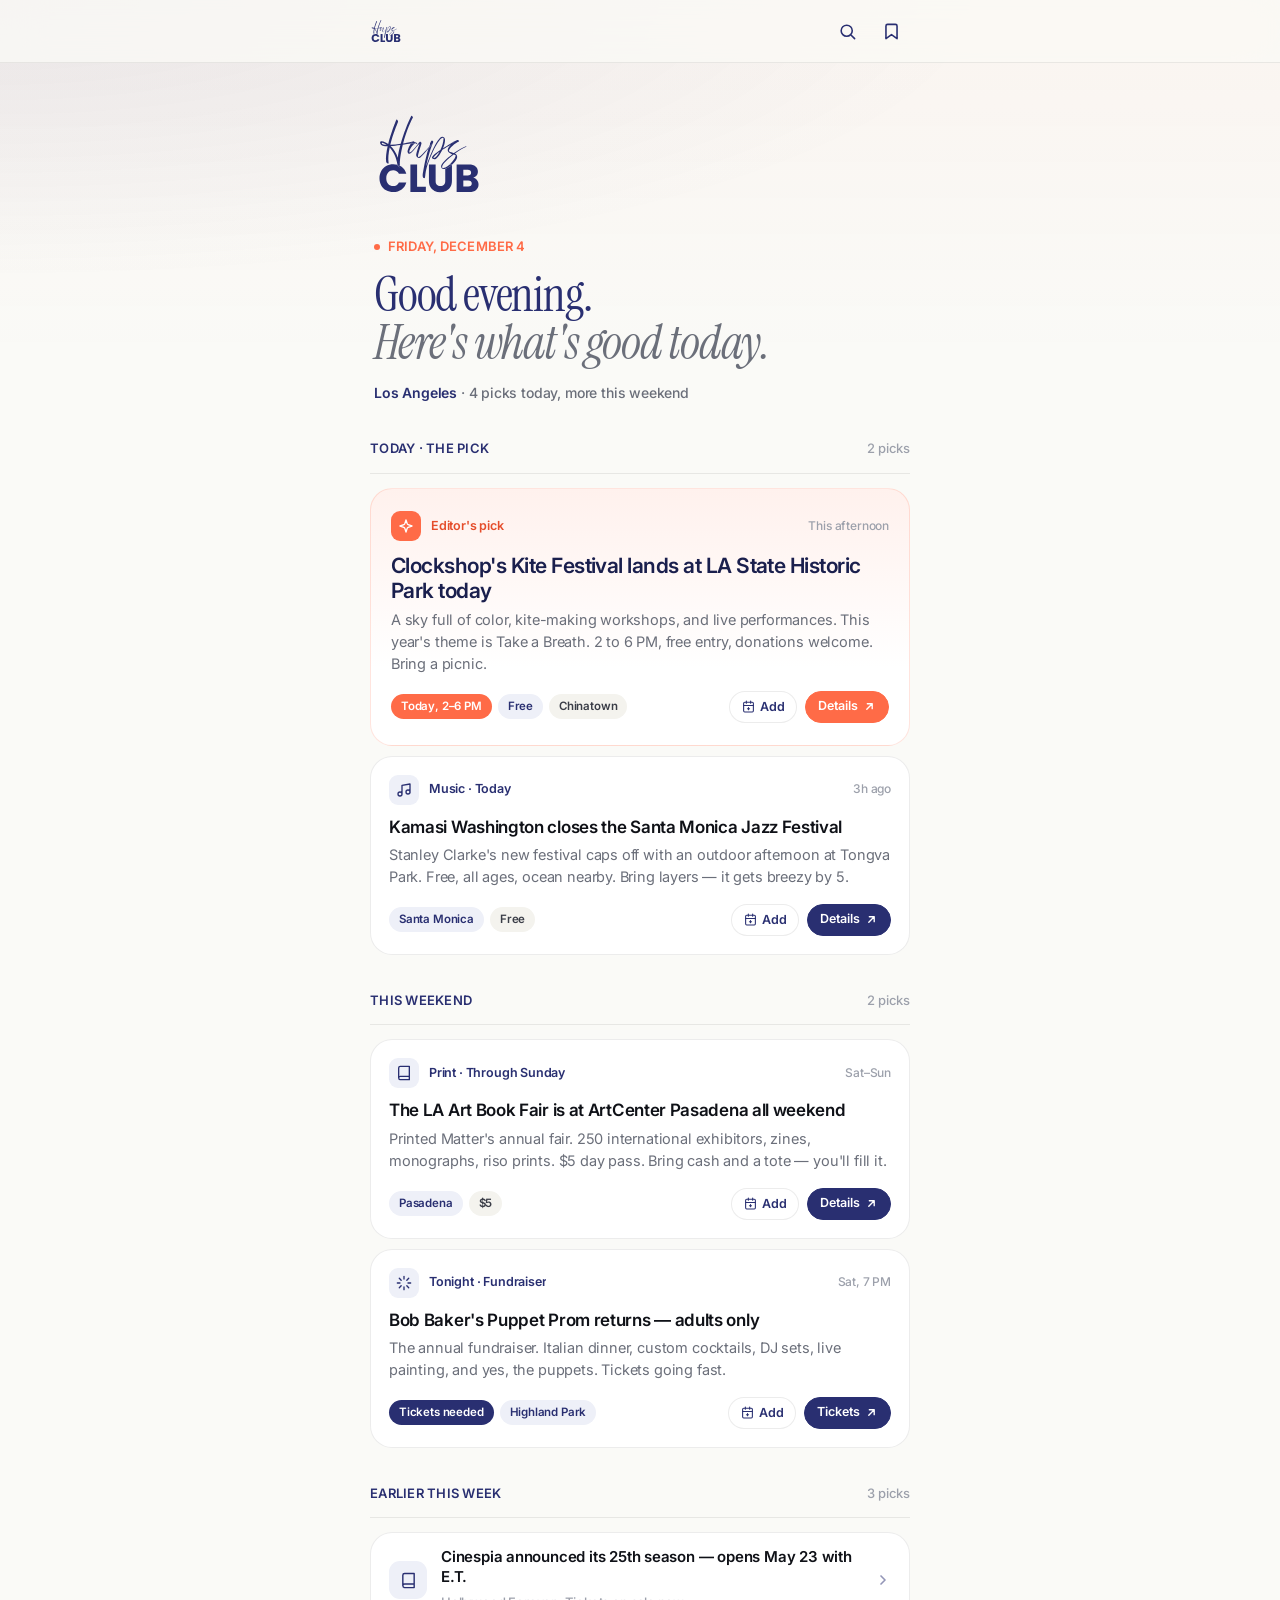
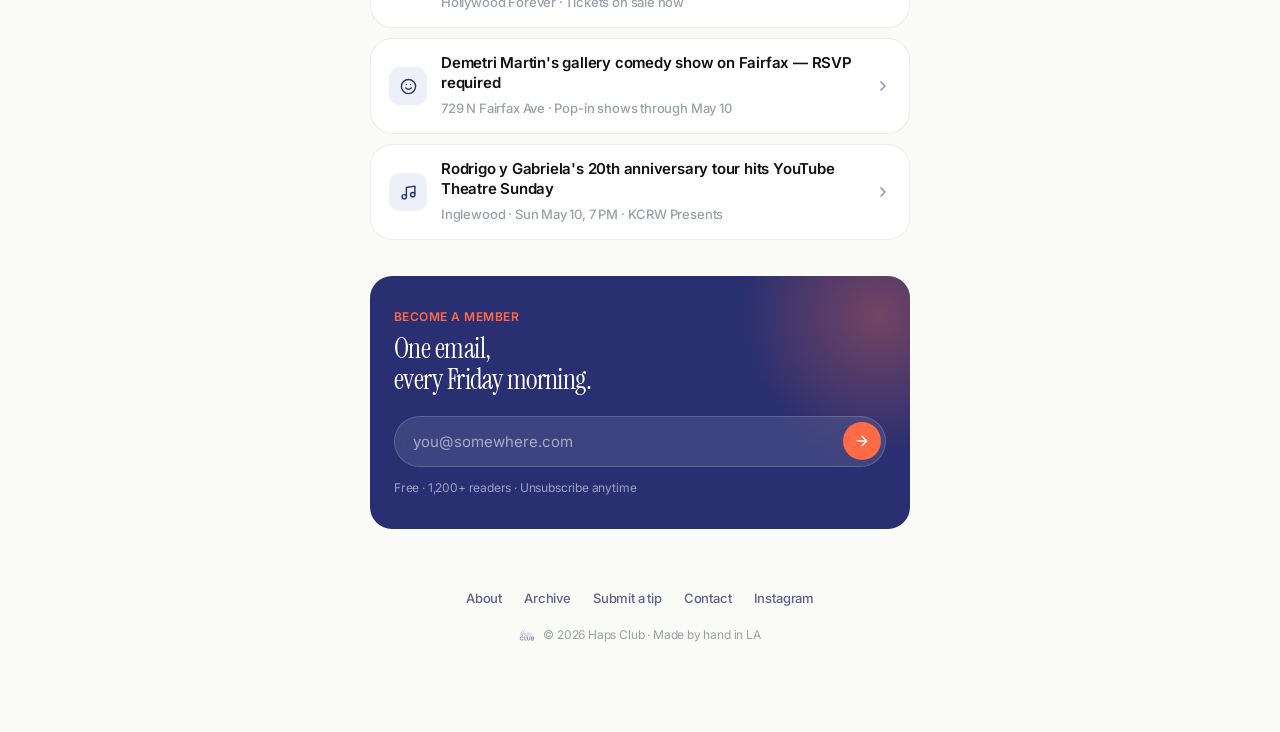
<file: index.html>
<!DOCTYPE html>
<html lang="en">
<head>
<meta charset="UTF-8">
<meta name="viewport" content="width=device-width, initial-scale=1.0, viewport-fit=cover">
<title>Haps Club — Today in LA</title>
<meta name="description" content="A daily glance at what's worth doing in Los Angeles. Hand-picked recommendations from Haps Club.">
<meta name="theme-color" content="#FAFAF7">

<link rel="preconnect" href="https://fonts.googleapis.com">
<link rel="preconnect" href="https://fonts.gstatic.com" crossorigin>
<link href="https://fonts.googleapis.com/css2?family=Inter:wght@400;500;600;700&family=Instrument+Serif:ital@0;1&display=swap" rel="stylesheet">

<!-- Google tag (gtag.js) -->
<script async src="https://www.googletagmanager.com/gtag/js?id=G-RKY63MK7ND"></script>
<script>
  window.dataLayer = window.dataLayer || [];
  function gtag(){dataLayer.push(arguments);}
  gtag('js', new Date());
  gtag('config', 'G-RKY63MK7ND');
</script>

<style>
:root {
  --navy: #292f71;
  --navy-deep: #1a1f4d;
  --navy-tint: #EEF0F8;
  --navy-soft: rgba(41, 47, 113, 0.08);

  --accent: #FF6B47;
  --accent-deep: #E54D2B;
  --accent-tint: #FFF1ED;

  --bg: #FAFAF7;
  --surface: #FFFFFF;
  --surface-soft: #F4F3EE;

  --ink: #0F1117;
  --ink-2: #3A3D47;
  --ink-3: #6B6F7A;
  --ink-4: #9CA0AB;
  --ink-5: #D7D9DE;

  --hairline: rgba(15, 17, 23, 0.08);

  --sans: 'Inter', -apple-system, BlinkMacSystemFont, system-ui, 'Segoe UI', sans-serif;
  --serif: 'Instrument Serif', 'New York', 'Times New Roman', serif;

  --radius-sm: 10px;
  --radius-md: 16px;
  --radius-lg: 22px;

  --ease-out: cubic-bezier(0.16, 1, 0.3, 1);
  --ease-spring: cubic-bezier(0.34, 1.56, 0.64, 1);

  --container: 580px;
}

* { box-sizing: border-box; margin: 0; padding: 0; }
*:focus-visible { outline: 2px solid var(--accent); outline-offset: 3px; border-radius: 4px; }

html, body {
  background: var(--bg);
  color: var(--ink);
  font-family: var(--sans);
  font-size: 16px;
  line-height: 1.5;
  -webkit-font-smoothing: antialiased;
  -moz-osx-font-smoothing: grayscale;
  text-rendering: optimizeLegibility;
  letter-spacing: -0.011em;
  min-height: 100%;
}

body {
  position: relative;
  padding-bottom: 4rem;
  min-height: 100vh;
}

body::before {
  content: '';
  position: fixed;
  top: 0; left: 0; right: 0;
  height: 360px;
  background:
    radial-gradient(ellipse at top left, rgba(41, 47, 113, 0.08) 0%, transparent 55%),
    linear-gradient(180deg, rgba(255, 107, 71, 0.04) 0%, transparent 100%);
  pointer-events: none;
  z-index: 0;
}

a { color: inherit; text-decoration: none; }
button { font-family: inherit; }

.topbar {
  position: sticky; top: 0; z-index: 50;
  background: rgba(250, 250, 247, 0.78);
  -webkit-backdrop-filter: saturate(180%) blur(20px);
  backdrop-filter: saturate(180%) blur(20px);
  border-bottom: 0.5px solid var(--hairline);
}
.topbar-inner {
  max-width: var(--container); margin: 0 auto;
  padding: 12px 20px;
  display: flex; align-items: center; justify-content: space-between; gap: 16px;
}
.topbar-logo { height: 32px; width: auto; color: var(--navy); display: block; }
.topbar-actions { display: flex; align-items: center; gap: 6px; }
.topbar-btn {
  width: 38px; height: 38px; border-radius: 50%;
  background: transparent; border: none;
  color: var(--navy); cursor: pointer;
  display: flex; align-items: center; justify-content: center;
  transition: background 0.2s ease;
}
.topbar-btn:hover { background: var(--navy-tint); }
.topbar-btn:active { transform: scale(0.95); }
.topbar-btn svg { width: 19px; height: 19px; }

.hero {
  position: relative; z-index: 5;
  max-width: var(--container); margin: 0 auto;
  padding: 36px 24px 28px;
}
.hero-logo {
  height: clamp(80px, 18vw, 110px);
  width: auto;
  color: var(--navy);
  display: block;
  margin-bottom: 28px;
}
.hero-eyebrow {
  display: flex; align-items: center; gap: 8px;
  font-size: 13px; font-weight: 600; color: var(--accent);
  letter-spacing: 0.01em; margin-bottom: 14px; text-transform: uppercase;
}
.live-dot {
  width: 6px; height: 6px; border-radius: 50%;
  background: var(--accent);
  box-shadow: 0 0 0 0 rgba(255, 107, 71, 0.5);
  animation: pulse 2.4s ease-out infinite;
}
@keyframes pulse {
  0%   { box-shadow: 0 0 0 0 rgba(255, 107, 71, 0.45); }
  70%  { box-shadow: 0 0 0 8px rgba(255, 107, 71, 0); }
  100% { box-shadow: 0 0 0 0 rgba(255, 107, 71, 0); }
}
.hero-title {
  font-family: var(--serif);
  font-size: clamp(2.25rem, 8vw, 3rem);
  font-weight: 400; line-height: 1.02; letter-spacing: -0.025em;
  color: var(--navy); margin-bottom: 14px;
}
.hero-soft { font-style: italic; color: var(--ink-3); }
.hero-meta { font-size: 14px; color: var(--ink-3); font-weight: 500; }
.hero-meta strong { color: var(--navy); font-weight: 600; }

.stack {
  position: relative; z-index: 5;
  max-width: var(--container); margin: 0 auto;
  padding: 8px 20px 0;
}
.stack-group { margin-bottom: 36px; }
.group-header {
  display: flex; align-items: baseline; justify-content: space-between;
  padding: 0 0 14px;
  border-bottom: 0.5px solid var(--hairline);
  margin-bottom: 14px;
}
.group-label {
  font-size: 13px; font-weight: 600; letter-spacing: 0.02em;
  color: var(--navy); text-transform: uppercase;
}
.group-count { font-size: 13px; color: var(--ink-4); font-weight: 500; }

.card {
  display: block;
  background: var(--surface);
  border: 0.5px solid var(--hairline);
  border-radius: var(--radius-lg);
  padding: 18px;
  margin-bottom: 10px;
  transition: transform 0.4s var(--ease-out), box-shadow 0.3s ease, border-color 0.2s ease;
  position: relative; overflow: hidden;
  -webkit-tap-highlight-color: transparent;
}
a.card { cursor: pointer; }
.card:hover {
  transform: translateY(-2px);
  box-shadow: 0 8px 24px rgba(15, 17, 23, 0.06), 0 2px 6px rgba(15, 17, 23, 0.04);
  border-color: var(--ink-5);
}
a.card:active { transform: scale(0.99); transition-duration: 0.15s; }

.card-featured {
  background: linear-gradient(180deg, var(--accent-tint) 0%, var(--surface) 70%);
  border-color: rgba(255, 107, 71, 0.18);
  padding: 22px 20px;
}

.card-header {
  display: flex; align-items: center; gap: 10px; margin-bottom: 12px;
}
.card-icon {
  width: 30px; height: 30px;
  border-radius: 9px;
  display: flex; align-items: center; justify-content: center;
  flex-shrink: 0;
}
.card-icon svg { width: 16px; height: 16px; }
.card-icon-featured { background: var(--accent); color: white; }
.card-icon-food     { background: var(--accent-tint); color: var(--accent-deep); }
.card-icon-culture  { background: var(--navy-tint); color: var(--navy); }
.card-icon-event    { background: var(--navy-tint); color: var(--navy); }
.card-icon-outdoors { background: var(--accent-tint); color: var(--accent-deep); }

.card-meta {
  display: flex; justify-content: space-between; align-items: baseline;
  flex: 1; min-width: 0; gap: 8px;
}
.card-source {
  font-size: 12.5px; font-weight: 600; color: var(--navy);
  white-space: nowrap; overflow: hidden; text-overflow: ellipsis;
}
.card-source-accent { color: var(--accent-deep); }
.card-time { font-size: 12px; color: var(--ink-4); font-weight: 500; flex-shrink: 0; }

.card-title {
  font-size: 17px; font-weight: 600;
  letter-spacing: -0.018em; line-height: 1.28;
  color: var(--ink); margin-bottom: 6px;
}
.card-featured .card-title {
  font-size: 21px; line-height: 1.2; letter-spacing: -0.025em;
  color: var(--navy-deep);
}
.card-body {
  font-size: 14.5px; line-height: 1.5;
  color: var(--ink-3); margin-bottom: 16px;
}

.card-actions {
  display: flex; align-items: center; gap: 8px; flex-wrap: wrap;
}
.card-tags { display: flex; gap: 6px; flex-wrap: wrap; flex: 1; min-width: 0; }
.tag {
  display: inline-block; padding: 4px 10px;
  background: var(--surface-soft);
  border-radius: 100px;
  font-size: 11.5px; font-weight: 600;
  color: var(--ink-2);
}
.tag-accent { background: var(--accent); color: white; }
.tag-rsvp   { background: var(--navy); color: white; }
.tag-navy   { background: var(--navy-tint); color: var(--navy); }

.card-button-row { display: flex; gap: 8px; flex-shrink: 0; }
.btn-action {
  display: inline-flex; align-items: center; justify-content: center; gap: 5px;
  padding: 7px 12px; height: 32px;
  border-radius: 100px;
  font-size: 12.5px; font-weight: 600; letter-spacing: -0.005em;
  border: 0.5px solid var(--hairline);
  background: var(--surface);
  color: var(--navy);
  cursor: pointer;
  transition: all 0.2s ease;
  -webkit-tap-highlight-color: transparent;
  white-space: nowrap;
}
.btn-action:hover {
  background: var(--navy-tint);
  border-color: rgba(41, 47, 113, 0.2);
  transform: translateY(-1px);
}
.btn-action:active { transform: scale(0.96); }
.btn-action svg { width: 13px; height: 13px; }
.btn-action-primary { background: var(--navy); color: white; border-color: var(--navy); }
.btn-action-primary:hover { background: var(--navy-deep); border-color: var(--navy-deep); }
.btn-action-accent { background: var(--accent); color: white; border-color: var(--accent); }
.btn-action-accent:hover { background: var(--accent-deep); border-color: var(--accent-deep); }

a.card-compact {
  display: grid;
  grid-template-columns: auto 1fr auto;
  gap: 14px; align-items: center;
  padding: 14px 18px;
  cursor: pointer;
}
.card-icon-sm { width: 38px; height: 38px; border-radius: 11px; }
.card-icon-sm svg { width: 17px; height: 17px; }
.card-compact-body { min-width: 0; }
.card-compact-body h3 {
  font-size: 15px; font-weight: 600; line-height: 1.3;
  color: var(--ink); letter-spacing: -0.014em; margin-bottom: 3px;
  display: -webkit-box; -webkit-line-clamp: 2; -webkit-box-orient: vertical; overflow: hidden;
}
.card-compact-meta { font-size: 13px; color: var(--ink-4); font-weight: 500; }
.card-compact-arrow {
  color: var(--navy);
  transition: color 0.2s ease, transform 0.3s var(--ease-out);
  flex-shrink: 0; opacity: 0.5;
}
.card-compact-arrow svg { width: 16px; height: 16px; display: block; }
a.card-compact:hover .card-compact-arrow { opacity: 1; transform: translateX(2px); }

.toast {
  position: fixed;
  bottom: 24px; left: 50%;
  transform: translateX(-50%) translateY(80px);
  background: var(--navy-deep); color: white;
  padding: 12px 18px;
  border-radius: 100px;
  font-size: 14px; font-weight: 500;
  display: flex; align-items: center; gap: 8px;
  box-shadow: 0 8px 24px rgba(15, 17, 23, 0.18);
  z-index: 200;
  opacity: 0;
  transition: transform 0.5s var(--ease-spring), opacity 0.3s ease;
  pointer-events: none;
  max-width: 90vw;
}
.toast.is-visible {
  transform: translateX(-50%) translateY(0);
  opacity: 1;
}
.toast svg { width: 16px; height: 16px; color: var(--accent); flex-shrink: 0; }

.subscribe {
  margin-top: 8px;
  padding: 32px 24px;
  background: var(--navy);
  color: white;
  border-radius: var(--radius-lg);
  position: relative; overflow: hidden;
}
.subscribe::before {
  content: '';
  position: absolute;
  top: -40%; right: -20%;
  width: 280px; height: 280px;
  background: radial-gradient(circle, rgba(255, 107, 71, 0.35) 0%, transparent 70%);
  pointer-events: none;
}
.subscribe-eyebrow {
  font-size: 12px; font-weight: 600; color: var(--accent);
  letter-spacing: 0.04em; margin-bottom: 8px; text-transform: uppercase;
  position: relative;
}
.subscribe-title {
  font-family: var(--serif);
  font-size: 28px; font-weight: 400;
  line-height: 1.1; letter-spacing: -0.02em;
  margin-bottom: 20px; position: relative;
}
.subscribe-form {
  display: flex; align-items: center;
  background: rgba(255, 255, 255, 0.10);
  border: 0.5px solid rgba(255, 255, 255, 0.18);
  border-radius: 100px;
  padding: 4px 4px 4px 18px;
  -webkit-backdrop-filter: blur(20px);
  backdrop-filter: blur(20px);
  transition: border-color 0.2s ease, background 0.2s ease;
  position: relative; margin-bottom: 12px;
}
.subscribe-form:focus-within {
  border-color: rgba(255, 255, 255, 0.35);
  background: rgba(255, 255, 255, 0.14);
}
.subscribe-form input {
  flex: 1; background: transparent; border: none; outline: none;
  color: white; font-family: var(--sans); font-size: 15px;
  padding: 11px 8px 11px 0; min-width: 0;
}
.subscribe-form input::placeholder { color: rgba(255, 255, 255, 0.55); }
.subscribe-form button {
  width: 38px; height: 38px;
  background: var(--accent); color: white;
  border: none; border-radius: 50%;
  cursor: pointer;
  display: flex; align-items: center; justify-content: center;
  flex-shrink: 0;
  transition: transform 0.2s var(--ease-spring), background 0.2s ease;
}
.subscribe-form button:hover { transform: scale(1.06); background: var(--accent-deep); }
.subscribe-form button:active { transform: scale(0.94); }
.subscribe-form button svg { width: 16px; height: 16px; }
.subscribe-form button:disabled { background: white; color: var(--navy); cursor: default; }
.subscribe-fineprint {
  font-size: 12px; color: rgba(255, 255, 255, 0.55); position: relative;
}

.footer {
  max-width: var(--container);
  margin: 32px auto 0;
  padding: 24px 20px;
  text-align: center;
}
.footer-links {
  display: flex; justify-content: center; gap: 18px;
  margin-bottom: 14px; flex-wrap: wrap;
}
.footer-links a {
  font-size: 13px; color: var(--navy); font-weight: 500;
  padding: 4px 2px;
  transition: color 0.2s ease;
  opacity: 0.75;
}
.footer-links a:hover { color: var(--accent); opacity: 1; }
.footer-credit {
  display: flex; align-items: center; justify-content: center; gap: 8px;
  font-size: 12px; color: var(--ink-4);
}
.footer-mark {
  height: 16px; width: auto;
  color: var(--navy); opacity: 0.5;
}

.card { animation: slideIn 0.6s var(--ease-out) backwards; }
.stack-group:nth-child(1) .card:nth-child(2) { animation-delay: 0.06s; }
.stack-group:nth-child(1) .card:nth-child(3) { animation-delay: 0.12s; }
.stack-group:nth-child(2) .card:nth-child(2) { animation-delay: 0.18s; }
.stack-group:nth-child(2) .card:nth-child(3) { animation-delay: 0.24s; }
.stack-group:nth-child(3) .card:nth-child(2) { animation-delay: 0.30s; }
.stack-group:nth-child(3) .card:nth-child(3) { animation-delay: 0.36s; }
.stack-group:nth-child(3) .card:nth-child(4) { animation-delay: 0.42s; }

@keyframes slideIn {
  from { opacity: 0; transform: translateY(10px); }
  to   { opacity: 1; transform: translateY(0); }
}

@media (prefers-reduced-motion: reduce) {
  *, *::before, *::after { animation-duration: 0.01ms !important; transition-duration: 0.01ms !important; }
}

@media (max-width: 380px) {
  .hero { padding: 28px 18px 22px; }
  .stack { padding: 8px 14px 0; }
  .card { padding: 16px; }
  .card-featured { padding: 18px; }
  .card-title { font-size: 16px; }
  .card-featured .card-title { font-size: 19px; }
  .subscribe { padding: 26px 20px; border-radius: var(--radius-md); }
  .btn-action { font-size: 12px; padding: 6px 10px; }
}
</style>
</head>
<body>

<nav class="topbar" aria-label="Primary">
  <div class="topbar-inner">
    <a href="#" aria-label="Haps Club home">
      <svg class="topbar-logo"  viewBox="0 0 900 900" xmlns="http://www.w3.org/2000/svg" fill="currentColor"><path d="M325.07,348.57c1.12,0,2.23.07,3.31.19-3.45-1.45-7.15-2.19-10.19-1.46-5.61,1.27-36.72,9.18-79.82,16.07,20.91-78.8,51.26-159.38,80.07-211.65,3.06-5.61-12.75-18.87-14.03-12.5-27.8,55.34-62.73,144.84-85.94,227.21-26.27,3.83-55.34,7.14-85.17,8.42,21.17-86.45,56.36-168.56,63.75-188.7,2.04-5.61-10.97-23.46-14.28-16.07-6.63,14.79-43.61,107.1-66.56,198.39-16.83-12.75-34.94-20.91-52.79-22.7-6.63-.51-13.77.76-13.77,10.2,0,19.64,20.15,30.35,53.04,31.62h8.93c-10.71,47.43-17.09,93.33-12.24,125.97,2.04,13.26,21.68,19.89,20.4,11.22-5.87-36.98-1.02-82.62,8.67-128.01,47.18,49.47,61.97,123.68,62.99,140.25,0,.12.02.24.03.36,7.24,1.99,14.11,4.66,20.61,8.02-2.78-43.95,7.24-106.85,23.73-171.84,24.15-3.3,47.59-6.42,66.69-8.75,7.19-9.61,15.02-16.24,22.55-16.24ZM99.14,375.34c-16.06-.25-35.7-5.35-35.7-11.48s5.61-5.86,10.46-4.08c10.71,4.08,20.66,9.44,29.58,15.56h-4.34ZM194.51,481.68c-10.46-34.68-32.13-70.13-58.4-96.14,21.93-2.04,50.49-5.61,79.56-9.44-10.46,38.51-18.11,75.23-21.17,105.57Z"/> <path d="M364.59,475.05c-1.27,0-4.84-.76-4.84-5.35,0-19.89,28.82-98.69,28.82-107.87,0-6.89-7.65-11.48-11.22-11.48s-7.14,4.08-15.81,15.05c-8.67,10.97-57.89,72.68-69.87,72.68-.77,0-2.81-.25-2.81-3.06,0-27.54,36.72-73.19,50.75-73.19,5.61,0,11.48,10.2,14.54,5.87,1.91-2.86-9.82-17.13-25.76-18.94,8.69,3.65,15.76,11.83,6.64,12.56-7.88.63-19.13,1.87-32.5,3.49-15.46,20.67-27.94,55.13-27.94,67.14,0,8.93,8.67,16.83,13.77,16.83,17.34,0,57.38-59.16,83.64-83.39-9.44,31.11-26.78,72.68-26.78,94.35,0,9.43,10.46,23.21,23.72,23.21,9.18,0,25.76-18.62,44.12-39.27,11.21-12.73,22.96-26.38,32.85-37.95,1.81-5.45,3.56-10.49,5.27-15.22-25.78,29.49-72.71,84.54-86.57,84.54Z"/> <path d="M328.38,348.76c-1.09-.12-2.19-.19-3.31-.19-7.53,0-15.36,6.63-22.55,16.24,13.37-1.63,24.63-2.86,32.5-3.49,9.13-.73,2.05-8.91-6.64-12.56Z"/> <path d="M656.76,346.54c-5.93,3.26-57.31,35.95-91.99,57.62,9.95-23.46,16.58-48.45,16.58-69.87,0-18.11-11.99-25.76-21.67-25.76-45.65,0-121.64,207.83-133.88,248.89,31.37-149.43,58.4-199.16,58.91-205.53.51-6.38-9.69-12.24-13-11.22-3.06,1.02-10.2,14.79-13.52,21.93-.51,1.27-.25,2.81.25,3.83l.25.51c.51,1.28.51,2.29,0,3.57-2.41,6.22-4.91,12.76-7.53,20.01,6.95-7.95,12.37-14.04,15.18-16.69,3.57-3.31,5.1,1.79,3.32,3.83-.59.73-10.48,12.54-23.77,28.09-12.14,36.57-26.72,91.72-45.6,198.35-6.89,39.53,4.08,43.86,13.77,43.86,6.12,0,4.59-39.78,13.01-69.87,29.33-106.08,102.26-261.38,136.94-261.38,3.57,0,5.1,2.55,4.84,8.16-1.28,29.58-11.99,64.01-25.76,93.08-35.96,23.97-68.85,48.96-68.85,62.73,0,6.38,10.71,11.48,20.4,11.48,3.57,0,8.42-.51,13.26-3.83,15.56-11.48,36.21-40.04,51.77-72.68,24.81-16.37,50.03-30.81,66.45-39.84,5.96-5.98,12.02-11,16.76-14.73-2.14-1.17,15.21-15.25,13.88-14.53ZM491.58,483.47c-7.65.26-5.1-4.08-1.78-8.67,9.94-13.77,27.03-28.82,46.67-43.1-15.81,29.84-33.66,51.51-44.88,51.77Z"/> <path d="M466.34,373.81c-2.81,2.65-8.23,8.75-15.18,16.69-1.71,4.73-3.46,9.77-5.27,15.22,13.28-15.56,23.18-27.36,23.77-28.09,1.79-2.04.25-7.14-3.32-3.83Z"/> <path d="M680.53,475.31c0-13.26-4.33-22.18-18.36-29.58,35.7-26.01,71.91-47.94,93.33-55.08,1.53-.51-.77-5.36-2.55-4.85-21.93,7.4-60.69,29.84-98.69,56.61-3.06-1.27-6.38-2.55-9.95-3.57-14.28-4.34-31.11-6.38-31.11-15.3,0-21.68,55.34-65.54,79.05-73.95,6.38-2.29,1.27-14.54-5.61-14.54-5.87,0-20.52,5.5-31.11,12.24-5.61,3.57-4.66,4.47-6.14,5.89-1.09,1.06-2.76,1.01-5.1,5.04-1.33-.11-3.75.85-2.98,2.59-2.73,1.31-6.97,5.98-10.26,7.76-2.24,1.17.85.38-4.95,7.21-11.76,11.79-23.1,27.29-23.1,43.92,0,14.03,17.6,25.25,30.6,29.33,2.8.76,5.61,1.53,8.16,2.04-48.71,35.7-92.82,76.5-92.82,98.69,0,9.69,6.12,23.46,23.71,23.46,3.16,0,6.62-.53,10.29-1.51v-10.99c-4.98,2.13-9.81,3.56-14.37,4.08-7.91,1.02-11.47-4.33-11.47-9.18,0-21.17,45.65-64.77,94.86-102.26,9.44,1.79,16.07,3.57,16.07,8.92,0,16.32-22.27,49.13-48.61,73.3h18.25v2.69c23.55-20.85,42.85-46.41,42.85-62.99Z"/> <path d="M191.49,537.38c-10.49-2.88-21.75-4.33-33.8-4.33-21.76,0-41.23,4.86-58.4,14.56-17.18,9.71-30.56,23.25-40.16,40.64-9.6,17.39-14.4,37.17-14.4,59.36s4.8,41.92,14.4,59.2c9.6,17.28,22.98,30.78,40.16,40.48,17.17,9.71,36.64,14.56,58.4,14.56,26.67,0,49.49-6.98,68.48-20.96,18.98-13.97,31.68-33.12,38.08-57.44h-60.16c-4.48,9.39-10.83,16.54-19.04,21.44-8.21,4.91-17.55,7.36-28,7.36-16.85,0-30.51-5.87-40.96-17.6-10.46-11.73-15.68-27.41-15.68-47.04s5.22-35.31,15.68-47.04c10.45-11.73,24.1-17.6,40.96-17.6,10.45,0,19.79,2.46,28,7.36,8.21,4.91,14.56,12.05,19.04,21.44h60.16c-6.4-24.32-19.1-43.52-38.08-57.6-4.47-3.32-9.17-6.23-14.07-8.77.14,2.27.31,4.5.52,6.66,1.27,12.9-20.05.2-21.13-14.69Z"/> <path d="M212.62,552.06c-.21-2.16-.38-4.4-.52-6.66-6.5-3.36-13.36-6.04-20.61-8.02,1.09,14.89,22.4,27.59,21.13,14.69Z"/> <polygon points="352.56 535.61 297.84 535.61 297.84 760.24 424.24 760.24 424.24 718 352.56 718 352.56 535.61"/> <path d="M582.96,670c0,13.44-3.41,23.79-10.24,31.04-6.83,7.25-16.64,10.88-29.44,10.88s-22.51-3.62-29.12-10.88c-6.61-7.25-9.92-17.6-9.92-31.04v-134.4h-54.72v134.08c0,20.05,4.05,37.07,12.16,51.04,8.11,13.97,19.15,24.43,33.12,31.36,13.97,6.94,29.81,10.4,47.52,10.4s33.76-3.52,48.16-10.56c14.4-7.04,25.87-17.49,34.4-31.36,8.53-13.87,12.8-30.83,12.8-50.88v-131.39c-18,15.93-38.48,29.1-54.72,33.42v98.28Z"/> <path d="M619.43,535.61c-11.89,10.91-24.6,20.04-36.47,25.12v10.99c16.24-4.32,36.72-17.49,54.72-33.42v-2.69h-18.25Z"/> <path d="M843.44,664.4c-7.9-10.13-18.35-16.58-31.36-19.36,11.52-3.41,20.75-9.49,27.68-18.24,6.93-8.74,10.4-19.73,10.4-32.96,0-17.92-6.46-32.1-19.36-42.56-12.91-10.45-30.77-15.68-53.6-15.68h-101.12v224.64h104.64c23.46,0,41.76-5.49,54.88-16.48,13.12-10.98,19.68-25.86,19.68-44.64,0-13.01-3.95-24.58-11.84-34.72ZM730.79,579.44h35.84c8.96,0,15.84,2.03,20.64,6.08,4.8,4.05,7.2,9.92,7.2,17.6s-2.4,13.5-7.2,17.44c-4.8,3.95-11.68,5.92-20.64,5.92h-35.84v-47.04ZM792.4,709.84c-5.02,4.16-12.11,6.24-21.28,6.24h-40.32v-49.6h39.68c9.17,0,16.37,2.24,21.6,6.72,5.23,4.48,7.84,10.67,7.84,18.56s-2.51,13.92-7.52,18.08Z"/></svg>
    </a>
    <div class="topbar-actions">
      <button class="topbar-btn" aria-label="Search">
        <svg viewBox="0 0 24 24" fill="none" stroke="currentColor" stroke-width="2" stroke-linecap="round" stroke-linejoin="round"><circle cx="11" cy="11" r="7"/><path d="m21 21-4.3-4.3"/></svg>
      </button>
      <button class="topbar-btn" aria-label="Saved">
        <svg viewBox="0 0 24 24" fill="none" stroke="currentColor" stroke-width="2" stroke-linecap="round" stroke-linejoin="round"><path d="M19 21l-7-5-7 5V5a2 2 0 0 1 2-2h10a2 2 0 0 1 2 2v16Z"/></svg>
      </button>
    </div>
  </div>
</nav>

<header class="hero">
  <svg class="hero-logo"  aria-label="Haps Club" viewBox="0 0 900 900" xmlns="http://www.w3.org/2000/svg" fill="currentColor"><path d="M325.07,348.57c1.12,0,2.23.07,3.31.19-3.45-1.45-7.15-2.19-10.19-1.46-5.61,1.27-36.72,9.18-79.82,16.07,20.91-78.8,51.26-159.38,80.07-211.65,3.06-5.61-12.75-18.87-14.03-12.5-27.8,55.34-62.73,144.84-85.94,227.21-26.27,3.83-55.34,7.14-85.17,8.42,21.17-86.45,56.36-168.56,63.75-188.7,2.04-5.61-10.97-23.46-14.28-16.07-6.63,14.79-43.61,107.1-66.56,198.39-16.83-12.75-34.94-20.91-52.79-22.7-6.63-.51-13.77.76-13.77,10.2,0,19.64,20.15,30.35,53.04,31.62h8.93c-10.71,47.43-17.09,93.33-12.24,125.97,2.04,13.26,21.68,19.89,20.4,11.22-5.87-36.98-1.02-82.62,8.67-128.01,47.18,49.47,61.97,123.68,62.99,140.25,0,.12.02.24.03.36,7.24,1.99,14.11,4.66,20.61,8.02-2.78-43.95,7.24-106.85,23.73-171.84,24.15-3.3,47.59-6.42,66.69-8.75,7.19-9.61,15.02-16.24,22.55-16.24ZM99.14,375.34c-16.06-.25-35.7-5.35-35.7-11.48s5.61-5.86,10.46-4.08c10.71,4.08,20.66,9.44,29.58,15.56h-4.34ZM194.51,481.68c-10.46-34.68-32.13-70.13-58.4-96.14,21.93-2.04,50.49-5.61,79.56-9.44-10.46,38.51-18.11,75.23-21.17,105.57Z"/> <path d="M364.59,475.05c-1.27,0-4.84-.76-4.84-5.35,0-19.89,28.82-98.69,28.82-107.87,0-6.89-7.65-11.48-11.22-11.48s-7.14,4.08-15.81,15.05c-8.67,10.97-57.89,72.68-69.87,72.68-.77,0-2.81-.25-2.81-3.06,0-27.54,36.72-73.19,50.75-73.19,5.61,0,11.48,10.2,14.54,5.87,1.91-2.86-9.82-17.13-25.76-18.94,8.69,3.65,15.76,11.83,6.64,12.56-7.88.63-19.13,1.87-32.5,3.49-15.46,20.67-27.94,55.13-27.94,67.14,0,8.93,8.67,16.83,13.77,16.83,17.34,0,57.38-59.16,83.64-83.39-9.44,31.11-26.78,72.68-26.78,94.35,0,9.43,10.46,23.21,23.72,23.21,9.18,0,25.76-18.62,44.12-39.27,11.21-12.73,22.96-26.38,32.85-37.95,1.81-5.45,3.56-10.49,5.27-15.22-25.78,29.49-72.71,84.54-86.57,84.54Z"/> <path d="M328.38,348.76c-1.09-.12-2.19-.19-3.31-.19-7.53,0-15.36,6.63-22.55,16.24,13.37-1.63,24.63-2.86,32.5-3.49,9.13-.73,2.05-8.91-6.64-12.56Z"/> <path d="M656.76,346.54c-5.93,3.26-57.31,35.95-91.99,57.62,9.95-23.46,16.58-48.45,16.58-69.87,0-18.11-11.99-25.76-21.67-25.76-45.65,0-121.64,207.83-133.88,248.89,31.37-149.43,58.4-199.16,58.91-205.53.51-6.38-9.69-12.24-13-11.22-3.06,1.02-10.2,14.79-13.52,21.93-.51,1.27-.25,2.81.25,3.83l.25.51c.51,1.28.51,2.29,0,3.57-2.41,6.22-4.91,12.76-7.53,20.01,6.95-7.95,12.37-14.04,15.18-16.69,3.57-3.31,5.1,1.79,3.32,3.83-.59.73-10.48,12.54-23.77,28.09-12.14,36.57-26.72,91.72-45.6,198.35-6.89,39.53,4.08,43.86,13.77,43.86,6.12,0,4.59-39.78,13.01-69.87,29.33-106.08,102.26-261.38,136.94-261.38,3.57,0,5.1,2.55,4.84,8.16-1.28,29.58-11.99,64.01-25.76,93.08-35.96,23.97-68.85,48.96-68.85,62.73,0,6.38,10.71,11.48,20.4,11.48,3.57,0,8.42-.51,13.26-3.83,15.56-11.48,36.21-40.04,51.77-72.68,24.81-16.37,50.03-30.81,66.45-39.84,5.96-5.98,12.02-11,16.76-14.73-2.14-1.17,15.21-15.25,13.88-14.53ZM491.58,483.47c-7.65.26-5.1-4.08-1.78-8.67,9.94-13.77,27.03-28.82,46.67-43.1-15.81,29.84-33.66,51.51-44.88,51.77Z"/> <path d="M466.34,373.81c-2.81,2.65-8.23,8.75-15.18,16.69-1.71,4.73-3.46,9.77-5.27,15.22,13.28-15.56,23.18-27.36,23.77-28.09,1.79-2.04.25-7.14-3.32-3.83Z"/> <path d="M680.53,475.31c0-13.26-4.33-22.18-18.36-29.58,35.7-26.01,71.91-47.94,93.33-55.08,1.53-.51-.77-5.36-2.55-4.85-21.93,7.4-60.69,29.84-98.69,56.61-3.06-1.27-6.38-2.55-9.95-3.57-14.28-4.34-31.11-6.38-31.11-15.3,0-21.68,55.34-65.54,79.05-73.95,6.38-2.29,1.27-14.54-5.61-14.54-5.87,0-20.52,5.5-31.11,12.24-5.61,3.57-4.66,4.47-6.14,5.89-1.09,1.06-2.76,1.01-5.1,5.04-1.33-.11-3.75.85-2.98,2.59-2.73,1.31-6.97,5.98-10.26,7.76-2.24,1.17.85.38-4.95,7.21-11.76,11.79-23.1,27.29-23.1,43.92,0,14.03,17.6,25.25,30.6,29.33,2.8.76,5.61,1.53,8.16,2.04-48.71,35.7-92.82,76.5-92.82,98.69,0,9.69,6.12,23.46,23.71,23.46,3.16,0,6.62-.53,10.29-1.51v-10.99c-4.98,2.13-9.81,3.56-14.37,4.08-7.91,1.02-11.47-4.33-11.47-9.18,0-21.17,45.65-64.77,94.86-102.26,9.44,1.79,16.07,3.57,16.07,8.92,0,16.32-22.27,49.13-48.61,73.3h18.25v2.69c23.55-20.85,42.85-46.41,42.85-62.99Z"/> <path d="M191.49,537.38c-10.49-2.88-21.75-4.33-33.8-4.33-21.76,0-41.23,4.86-58.4,14.56-17.18,9.71-30.56,23.25-40.16,40.64-9.6,17.39-14.4,37.17-14.4,59.36s4.8,41.92,14.4,59.2c9.6,17.28,22.98,30.78,40.16,40.48,17.17,9.71,36.64,14.56,58.4,14.56,26.67,0,49.49-6.98,68.48-20.96,18.98-13.97,31.68-33.12,38.08-57.44h-60.16c-4.48,9.39-10.83,16.54-19.04,21.44-8.21,4.91-17.55,7.36-28,7.36-16.85,0-30.51-5.87-40.96-17.6-10.46-11.73-15.68-27.41-15.68-47.04s5.22-35.31,15.68-47.04c10.45-11.73,24.1-17.6,40.96-17.6,10.45,0,19.79,2.46,28,7.36,8.21,4.91,14.56,12.05,19.04,21.44h60.16c-6.4-24.32-19.1-43.52-38.08-57.6-4.47-3.32-9.17-6.23-14.07-8.77.14,2.27.31,4.5.52,6.66,1.27,12.9-20.05.2-21.13-14.69Z"/> <path d="M212.62,552.06c-.21-2.16-.38-4.4-.52-6.66-6.5-3.36-13.36-6.04-20.61-8.02,1.09,14.89,22.4,27.59,21.13,14.69Z"/> <polygon points="352.56 535.61 297.84 535.61 297.84 760.24 424.24 760.24 424.24 718 352.56 718 352.56 535.61"/> <path d="M582.96,670c0,13.44-3.41,23.79-10.24,31.04-6.83,7.25-16.64,10.88-29.44,10.88s-22.51-3.62-29.12-10.88c-6.61-7.25-9.92-17.6-9.92-31.04v-134.4h-54.72v134.08c0,20.05,4.05,37.07,12.16,51.04,8.11,13.97,19.15,24.43,33.12,31.36,13.97,6.94,29.81,10.4,47.52,10.4s33.76-3.52,48.16-10.56c14.4-7.04,25.87-17.49,34.4-31.36,8.53-13.87,12.8-30.83,12.8-50.88v-131.39c-18,15.93-38.48,29.1-54.72,33.42v98.28Z"/> <path d="M619.43,535.61c-11.89,10.91-24.6,20.04-36.47,25.12v10.99c16.24-4.32,36.72-17.49,54.72-33.42v-2.69h-18.25Z"/> <path d="M843.44,664.4c-7.9-10.13-18.35-16.58-31.36-19.36,11.52-3.41,20.75-9.49,27.68-18.24,6.93-8.74,10.4-19.73,10.4-32.96,0-17.92-6.46-32.1-19.36-42.56-12.91-10.45-30.77-15.68-53.6-15.68h-101.12v224.64h104.64c23.46,0,41.76-5.49,54.88-16.48,13.12-10.98,19.68-25.86,19.68-44.64,0-13.01-3.95-24.58-11.84-34.72ZM730.79,579.44h35.84c8.96,0,15.84,2.03,20.64,6.08,4.8,4.05,7.2,9.92,7.2,17.6s-2.4,13.5-7.2,17.44c-4.8,3.95-11.68,5.92-20.64,5.92h-35.84v-47.04ZM792.4,709.84c-5.02,4.16-12.11,6.24-21.28,6.24h-40.32v-49.6h39.68c9.17,0,16.37,2.24,21.6,6.72,5.23,4.48,7.84,10.67,7.84,18.56s-2.51,13.92-7.52,18.08Z"/></svg>
  <div class="hero-eyebrow">
    <span class="live-dot" aria-hidden="true"></span>
    <span id="todayDate">Friday, May 8</span>
  </div>
  <h1 class="hero-title">Good <span id="timeOfDay">morning</span>.<br><span class="hero-soft">Here's what's good today.</span></h1>
  <p class="hero-meta"><strong>Los Angeles</strong> · 4 picks today, more this weekend</p>
</header>

<main class="stack">

  <section class="stack-group">
    <div class="group-header">
      <span class="group-label">Today · The Pick</span>
      <span class="group-count">2 picks</span>
    </div>

    <article class="card card-featured"
      data-event-title="Clockshop Kite Festival: Take a Breath"
      data-event-start="2026-05-09T14:00:00-07:00"
      data-event-end="2026-05-09T18:00:00-07:00"
      data-event-location="Los Angeles State Historic Park, 1245 N Spring St, Los Angeles, CA 90012"
      data-event-url="https://clockshop.org"
      data-event-desc="Clockshop's annual kite festival returns to LA State Historic Park. Theme is Take a Breath — kite-making workshops, live performances, art installations. Family-friendly, free, donations encouraged.">
      <div class="card-header">
        <div class="card-icon card-icon-featured" aria-hidden="true">
          <svg viewBox="0 0 24 24" fill="none" stroke="currentColor" stroke-width="2" stroke-linecap="round" stroke-linejoin="round"><path d="m12 3-1.9 5.8a2 2 0 0 1-1.3 1.3L3 12l5.8 1.9a2 2 0 0 1 1.3 1.3L12 21l1.9-5.8a2 2 0 0 1 1.3-1.3L21 12l-5.8-1.9a2 2 0 0 1-1.3-1.3Z"/></svg>
        </div>
        <div class="card-meta">
          <span class="card-source card-source-accent">Editor's pick</span>
          <span class="card-time">This afternoon</span>
        </div>
      </div>
      <h3 class="card-title">Clockshop's Kite Festival lands at LA State Historic Park today</h3>
      <p class="card-body">A sky full of color, kite-making workshops, and live performances. This year's theme is Take a Breath. 2 to 6 PM, free entry, donations welcome. Bring a picnic.</p>
      <div class="card-actions">
        <div class="card-tags">
          <span class="tag tag-accent">Today, 2–6 PM</span>
          <span class="tag tag-navy">Free</span>
          <span class="tag">Chinatown</span>
        </div>
        <div class="card-button-row">
          <button class="btn-action" data-action="add-to-calendar" aria-label="Add to Google Calendar">
            <svg viewBox="0 0 24 24" fill="none" stroke="currentColor" stroke-width="2" stroke-linecap="round" stroke-linejoin="round"><rect x="3" y="4" width="18" height="18" rx="2"/><path d="M16 2v4M8 2v4M3 10h18M12 14v4M10 16h4"/></svg>
            Add
          </button>
          <a class="btn-action btn-action-accent" href="https://clockshop.org" target="_blank" rel="noopener">
            Details
            <svg viewBox="0 0 24 24" fill="none" stroke="currentColor" stroke-width="2.5" stroke-linecap="round" stroke-linejoin="round"><path d="M7 17 17 7M8 7h9v9"/></svg>
          </a>
        </div>
      </div>
    </article>

    <article class="card"
      data-event-title="Santa Monica Jazz Festival: Day at the Park"
      data-event-start="2026-05-09T13:00:00-07:00"
      data-event-end="2026-05-09T20:00:00-07:00"
      data-event-location="Tongva Park, 1615 Ocean Ave, Santa Monica, CA 90401"
      data-event-url="https://www.santamonicajazzfestival.com"
      data-event-desc="Stanley Clarke's inaugural Santa Monica Jazz Festival closes with an outdoor afternoon at Tongva Park. Kamasi Washington headlines. Centennials of Miles Davis, John Coltrane, and Route 66 honored throughout the week.">
      <div class="card-header">
        <div class="card-icon card-icon-event" aria-hidden="true">
          <svg viewBox="0 0 24 24" fill="none" stroke="currentColor" stroke-width="2" stroke-linecap="round" stroke-linejoin="round"><path d="M9 18V5l12-2v13M9 18a3 3 0 1 1-6 0 3 3 0 0 1 6 0Zm12-3a3 3 0 1 1-6 0 3 3 0 0 1 6 0Z"/></svg>
        </div>
        <div class="card-meta">
          <span class="card-source">Music · Today</span>
          <span class="card-time">3h ago</span>
        </div>
      </div>
      <h3 class="card-title">Kamasi Washington closes the Santa Monica Jazz Festival</h3>
      <p class="card-body">Stanley Clarke's new festival caps off with an outdoor afternoon at Tongva Park. Free, all ages, ocean nearby. Bring layers — it gets breezy by 5.</p>
      <div class="card-actions">
        <div class="card-tags">
          <span class="tag tag-navy">Santa Monica</span>
          <span class="tag">Free</span>
        </div>
        <div class="card-button-row">
          <button class="btn-action" data-action="add-to-calendar" aria-label="Add to Google Calendar">
            <svg viewBox="0 0 24 24" fill="none" stroke="currentColor" stroke-width="2" stroke-linecap="round" stroke-linejoin="round"><rect x="3" y="4" width="18" height="18" rx="2"/><path d="M16 2v4M8 2v4M3 10h18M12 14v4M10 16h4"/></svg>
            Add
          </button>
          <a class="btn-action btn-action-primary" href="https://www.santamonicajazzfestival.com" target="_blank" rel="noopener">
            Details
            <svg viewBox="0 0 24 24" fill="none" stroke="currentColor" stroke-width="2.5" stroke-linecap="round" stroke-linejoin="round"><path d="M7 17 17 7M8 7h9v9"/></svg>
          </a>
        </div>
      </div>
    </article>
  </section>

  <section class="stack-group">
    <div class="group-header">
      <span class="group-label">This weekend</span>
      <span class="group-count">2 picks</span>
    </div>

    <article class="card"
      data-event-title="Printed Matter LA Art Book Fair"
      data-event-start="2026-05-09T11:00:00-07:00"
      data-event-end="2026-05-09T19:00:00-07:00"
      data-event-location="ArtCenter College of Design, South Campus, 950 S Raymond Ave, Pasadena, CA 91105"
      data-event-url="https://laabf2026.printedmatterartbookfairs.org"
      data-event-desc="Printed Matter's 13th LA Art Book Fair. 250+ exhibitors from 24 countries — zines, riso, monographs, small presses. Public programs, performances, workshops. 11 AM to 7 PM Saturday, 11 AM to 6 PM Sunday.">
      <div class="card-header">
        <div class="card-icon card-icon-culture" aria-hidden="true">
          <svg viewBox="0 0 24 24" fill="none" stroke="currentColor" stroke-width="2" stroke-linecap="round" stroke-linejoin="round"><path d="M4 19.5A2.5 2.5 0 0 1 6.5 17H20M6.5 2H20v20H6.5A2.5 2.5 0 0 1 4 19.5v-15A2.5 2.5 0 0 1 6.5 2Z"/></svg>
        </div>
        <div class="card-meta">
          <span class="card-source">Print · Through Sunday</span>
          <span class="card-time">Sat–Sun</span>
        </div>
      </div>
      <h3 class="card-title">The LA Art Book Fair is at ArtCenter Pasadena all weekend</h3>
      <p class="card-body">Printed Matter's annual fair. 250 international exhibitors, zines, monographs, riso prints. $5 day pass. Bring cash and a tote — you'll fill it.</p>
      <div class="card-actions">
        <div class="card-tags">
          <span class="tag tag-navy">Pasadena</span>
          <span class="tag">$5</span>
        </div>
        <div class="card-button-row">
          <button class="btn-action" data-action="add-to-calendar" aria-label="Add to Google Calendar">
            <svg viewBox="0 0 24 24" fill="none" stroke="currentColor" stroke-width="2" stroke-linecap="round" stroke-linejoin="round"><rect x="3" y="4" width="18" height="18" rx="2"/><path d="M16 2v4M8 2v4M3 10h18M12 14v4M10 16h4"/></svg>
            Add
          </button>
          <a class="btn-action btn-action-primary" href="https://laabf2026.printedmatterartbookfairs.org" target="_blank" rel="noopener">
            Details
            <svg viewBox="0 0 24 24" fill="none" stroke="currentColor" stroke-width="2.5" stroke-linecap="round" stroke-linejoin="round"><path d="M7 17 17 7M8 7h9v9"/></svg>
          </a>
        </div>
      </div>
    </article>

    <article class="card"
      data-event-title="Bob Baker Puppet Prom (adults only)"
      data-event-start="2026-05-09T19:00:00-07:00"
      data-event-end="2026-05-09T23:00:00-07:00"
      data-event-location="Garibaldina Society, 1429 N Avenue 56, Los Angeles, CA 90042"
      data-event-url="https://bobbakermarionettetheater.com"
      data-event-desc="Bob Baker Marionette Theater's annual fundraiser. Italian dinner, dessert bar, custom cocktails. DJ sets from Dolphinforce and Kindness, live painting, photo booths, puppets. 21+.">
      <div class="card-header">
        <div class="card-icon card-icon-event" aria-hidden="true">
          <svg viewBox="0 0 24 24" fill="none" stroke="currentColor" stroke-width="2" stroke-linecap="round" stroke-linejoin="round"><path d="M12 2v4M12 18v4M4.93 4.93l2.83 2.83M16.24 16.24l2.83 2.83M2 12h4M18 12h4M4.93 19.07l2.83-2.83M16.24 7.76l2.83-2.83"/></svg>
        </div>
        <div class="card-meta">
          <span class="card-source">Tonight · Fundraiser</span>
          <span class="card-time">Sat, 7 PM</span>
        </div>
      </div>
      <h3 class="card-title">Bob Baker's Puppet Prom returns — adults only</h3>
      <p class="card-body">The annual fundraiser. Italian dinner, custom cocktails, DJ sets, live painting, and yes, the puppets. Tickets going fast.</p>
      <div class="card-actions">
        <div class="card-tags">
          <span class="tag tag-rsvp">Tickets needed</span>
          <span class="tag tag-navy">Highland Park</span>
        </div>
        <div class="card-button-row">
          <button class="btn-action" data-action="add-to-calendar" aria-label="Add to Google Calendar">
            <svg viewBox="0 0 24 24" fill="none" stroke="currentColor" stroke-width="2" stroke-linecap="round" stroke-linejoin="round"><rect x="3" y="4" width="18" height="18" rx="2"/><path d="M16 2v4M8 2v4M3 10h18M12 14v4M10 16h4"/></svg>
            Add
          </button>
          <a class="btn-action btn-action-primary" href="https://bobbakermarionettetheater.com" target="_blank" rel="noopener">
            Tickets
            <svg viewBox="0 0 24 24" fill="none" stroke="currentColor" stroke-width="2.5" stroke-linecap="round" stroke-linejoin="round"><path d="M7 17 17 7M8 7h9v9"/></svg>
          </a>
        </div>
      </div>
    </article>
  </section>

  <section class="stack-group">
    <div class="group-header">
      <span class="group-label">Earlier this week</span>
      <span class="group-count">3 picks</span>
    </div>

    <a href="https://variety.com/2026/film/news/cinespia-marks-25th-season-1236731780/" class="card card-compact" target="_blank" rel="noopener">
      <div class="card-icon card-icon-culture card-icon-sm" aria-hidden="true">
        <svg viewBox="0 0 24 24" fill="none" stroke="currentColor" stroke-width="2" stroke-linecap="round" stroke-linejoin="round"><path d="M4 19.5A2.5 2.5 0 0 1 6.5 17H20M6.5 2H20v20H6.5A2.5 2.5 0 0 1 4 19.5v-15A2.5 2.5 0 0 1 6.5 2Z"/></svg>
      </div>
      <div class="card-compact-body">
        <h3>Cinespia announced its 25th season — opens May 23 with E.T.</h3>
        <span class="card-compact-meta">Hollywood Forever · Tickets on sale now</span>
      </div>
      <span class="card-compact-arrow" aria-hidden="true">
        <svg viewBox="0 0 24 24" fill="none" stroke="currentColor" stroke-width="2.5" stroke-linecap="round" stroke-linejoin="round"><path d="m9 18 6-6-6-6"/></svg>
      </span>
    </a>

    <a href="https://www.timeout.com/los-angeles/things-to-do/things-to-do-in-la-this-weekend" class="card card-compact" target="_blank" rel="noopener">
      <div class="card-icon card-icon-culture card-icon-sm" aria-hidden="true">
        <svg viewBox="0 0 24 24" fill="none" stroke="currentColor" stroke-width="2" stroke-linecap="round" stroke-linejoin="round"><circle cx="12" cy="12" r="10"/><path d="M8 14s1.5 2 4 2 4-2 4-2M9 9h.01M15 9h.01"/></svg>
      </div>
      <div class="card-compact-body">
        <h3>Demetri Martin's gallery comedy show on Fairfax — RSVP required</h3>
        <span class="card-compact-meta">729 N Fairfax Ave · Pop-in shows through May 10</span>
      </div>
      <span class="card-compact-arrow" aria-hidden="true">
        <svg viewBox="0 0 24 24" fill="none" stroke="currentColor" stroke-width="2.5" stroke-linecap="round" stroke-linejoin="round"><path d="m9 18 6-6-6-6"/></svg>
      </span>
    </a>

    <a href="https://www.ticketmaster.com/discover/los-angeles" class="card card-compact" target="_blank" rel="noopener">
      <div class="card-icon card-icon-event card-icon-sm" aria-hidden="true">
        <svg viewBox="0 0 24 24" fill="none" stroke="currentColor" stroke-width="2" stroke-linecap="round" stroke-linejoin="round"><path d="M9 18V5l12-2v13M9 18a3 3 0 1 1-6 0 3 3 0 0 1 6 0Zm12-3a3 3 0 1 1-6 0 3 3 0 0 1 6 0Z"/></svg>
      </div>
      <div class="card-compact-body">
        <h3>Rodrigo y Gabriela's 20th anniversary tour hits YouTube Theatre Sunday</h3>
        <span class="card-compact-meta">Inglewood · Sun May 10, 7 PM · KCRW Presents</span>
      </div>
      <span class="card-compact-arrow" aria-hidden="true">
        <svg viewBox="0 0 24 24" fill="none" stroke="currentColor" stroke-width="2.5" stroke-linecap="round" stroke-linejoin="round"><path d="m9 18 6-6-6-6"/></svg>
      </span>
    </a>
  </section>

  <section class="subscribe">
    <p class="subscribe-eyebrow">Become a member</p>
    <h2 class="subscribe-title">One email,<br>every Friday morning.</h2>
    <form class="subscribe-form" onsubmit="handleSignup(event); return false;">
      <input type="email" id="email" placeholder="you@somewhere.com" required>
      <button type="submit" aria-label="Subscribe">
        <svg viewBox="0 0 24 24" fill="none" stroke="currentColor" stroke-width="2" stroke-linecap="round" stroke-linejoin="round"><path d="M5 12h14M12 5l7 7-7 7"/></svg>
      </button>
    </form>
    <p class="subscribe-fineprint" id="signupNote">Free · 1,200+ readers · Unsubscribe anytime</p>
  </section>

</main>

<footer class="footer">
  <div class="footer-links">
    <a href="#">About</a>
    <a href="#">Archive</a>
    <a href="#">Submit a tip</a>
    <a href="#">Contact</a>
    <a href="#">Instagram</a>
  </div>
  <div class="footer-credit">
    <svg class="footer-mark"  viewBox="0 0 900 900" xmlns="http://www.w3.org/2000/svg" fill="currentColor"><path d="M325.07,348.57c1.12,0,2.23.07,3.31.19-3.45-1.45-7.15-2.19-10.19-1.46-5.61,1.27-36.72,9.18-79.82,16.07,20.91-78.8,51.26-159.38,80.07-211.65,3.06-5.61-12.75-18.87-14.03-12.5-27.8,55.34-62.73,144.84-85.94,227.21-26.27,3.83-55.34,7.14-85.17,8.42,21.17-86.45,56.36-168.56,63.75-188.7,2.04-5.61-10.97-23.46-14.28-16.07-6.63,14.79-43.61,107.1-66.56,198.39-16.83-12.75-34.94-20.91-52.79-22.7-6.63-.51-13.77.76-13.77,10.2,0,19.64,20.15,30.35,53.04,31.62h8.93c-10.71,47.43-17.09,93.33-12.24,125.97,2.04,13.26,21.68,19.89,20.4,11.22-5.87-36.98-1.02-82.62,8.67-128.01,47.18,49.47,61.97,123.68,62.99,140.25,0,.12.02.24.03.36,7.24,1.99,14.11,4.66,20.61,8.02-2.78-43.95,7.24-106.85,23.73-171.84,24.15-3.3,47.59-6.42,66.69-8.75,7.19-9.61,15.02-16.24,22.55-16.24ZM99.14,375.34c-16.06-.25-35.7-5.35-35.7-11.48s5.61-5.86,10.46-4.08c10.71,4.08,20.66,9.44,29.58,15.56h-4.34ZM194.51,481.68c-10.46-34.68-32.13-70.13-58.4-96.14,21.93-2.04,50.49-5.61,79.56-9.44-10.46,38.51-18.11,75.23-21.17,105.57Z"/> <path d="M364.59,475.05c-1.27,0-4.84-.76-4.84-5.35,0-19.89,28.82-98.69,28.82-107.87,0-6.89-7.65-11.48-11.22-11.48s-7.14,4.08-15.81,15.05c-8.67,10.97-57.89,72.68-69.87,72.68-.77,0-2.81-.25-2.81-3.06,0-27.54,36.72-73.19,50.75-73.19,5.61,0,11.48,10.2,14.54,5.87,1.91-2.86-9.82-17.13-25.76-18.94,8.69,3.65,15.76,11.83,6.64,12.56-7.88.63-19.13,1.87-32.5,3.49-15.46,20.67-27.94,55.13-27.94,67.14,0,8.93,8.67,16.83,13.77,16.83,17.34,0,57.38-59.16,83.64-83.39-9.44,31.11-26.78,72.68-26.78,94.35,0,9.43,10.46,23.21,23.72,23.21,9.18,0,25.76-18.62,44.12-39.27,11.21-12.73,22.96-26.38,32.85-37.95,1.81-5.45,3.56-10.49,5.27-15.22-25.78,29.49-72.71,84.54-86.57,84.54Z"/> <path d="M328.38,348.76c-1.09-.12-2.19-.19-3.31-.19-7.53,0-15.36,6.63-22.55,16.24,13.37-1.63,24.63-2.86,32.5-3.49,9.13-.73,2.05-8.91-6.64-12.56Z"/> <path d="M656.76,346.54c-5.93,3.26-57.31,35.95-91.99,57.62,9.95-23.46,16.58-48.45,16.58-69.87,0-18.11-11.99-25.76-21.67-25.76-45.65,0-121.64,207.83-133.88,248.89,31.37-149.43,58.4-199.16,58.91-205.53.51-6.38-9.69-12.24-13-11.22-3.06,1.02-10.2,14.79-13.52,21.93-.51,1.27-.25,2.81.25,3.83l.25.51c.51,1.28.51,2.29,0,3.57-2.41,6.22-4.91,12.76-7.53,20.01,6.95-7.95,12.37-14.04,15.18-16.69,3.57-3.31,5.1,1.79,3.32,3.83-.59.73-10.48,12.54-23.77,28.09-12.14,36.57-26.72,91.72-45.6,198.35-6.89,39.53,4.08,43.86,13.77,43.86,6.12,0,4.59-39.78,13.01-69.87,29.33-106.08,102.26-261.38,136.94-261.38,3.57,0,5.1,2.55,4.84,8.16-1.28,29.58-11.99,64.01-25.76,93.08-35.96,23.97-68.85,48.96-68.85,62.73,0,6.38,10.71,11.48,20.4,11.48,3.57,0,8.42-.51,13.26-3.83,15.56-11.48,36.21-40.04,51.77-72.68,24.81-16.37,50.03-30.81,66.45-39.84,5.96-5.98,12.02-11,16.76-14.73-2.14-1.17,15.21-15.25,13.88-14.53ZM491.58,483.47c-7.65.26-5.1-4.08-1.78-8.67,9.94-13.77,27.03-28.82,46.67-43.1-15.81,29.84-33.66,51.51-44.88,51.77Z"/> <path d="M466.34,373.81c-2.81,2.65-8.23,8.75-15.18,16.69-1.71,4.73-3.46,9.77-5.27,15.22,13.28-15.56,23.18-27.36,23.77-28.09,1.79-2.04.25-7.14-3.32-3.83Z"/> <path d="M680.53,475.31c0-13.26-4.33-22.18-18.36-29.58,35.7-26.01,71.91-47.94,93.33-55.08,1.53-.51-.77-5.36-2.55-4.85-21.93,7.4-60.69,29.84-98.69,56.61-3.06-1.27-6.38-2.55-9.95-3.57-14.28-4.34-31.11-6.38-31.11-15.3,0-21.68,55.34-65.54,79.05-73.95,6.38-2.29,1.27-14.54-5.61-14.54-5.87,0-20.52,5.5-31.11,12.24-5.61,3.57-4.66,4.47-6.14,5.89-1.09,1.06-2.76,1.01-5.1,5.04-1.33-.11-3.75.85-2.98,2.59-2.73,1.31-6.97,5.98-10.26,7.76-2.24,1.17.85.38-4.95,7.21-11.76,11.79-23.1,27.29-23.1,43.92,0,14.03,17.6,25.25,30.6,29.33,2.8.76,5.61,1.53,8.16,2.04-48.71,35.7-92.82,76.5-92.82,98.69,0,9.69,6.12,23.46,23.71,23.46,3.16,0,6.62-.53,10.29-1.51v-10.99c-4.98,2.13-9.81,3.56-14.37,4.08-7.91,1.02-11.47-4.33-11.47-9.18,0-21.17,45.65-64.77,94.86-102.26,9.44,1.79,16.07,3.57,16.07,8.92,0,16.32-22.27,49.13-48.61,73.3h18.25v2.69c23.55-20.85,42.85-46.41,42.85-62.99Z"/> <path d="M191.49,537.38c-10.49-2.88-21.75-4.33-33.8-4.33-21.76,0-41.23,4.86-58.4,14.56-17.18,9.71-30.56,23.25-40.16,40.64-9.6,17.39-14.4,37.17-14.4,59.36s4.8,41.92,14.4,59.2c9.6,17.28,22.98,30.78,40.16,40.48,17.17,9.71,36.64,14.56,58.4,14.56,26.67,0,49.49-6.98,68.48-20.96,18.98-13.97,31.68-33.12,38.08-57.44h-60.16c-4.48,9.39-10.83,16.54-19.04,21.44-8.21,4.91-17.55,7.36-28,7.36-16.85,0-30.51-5.87-40.96-17.6-10.46-11.73-15.68-27.41-15.68-47.04s5.22-35.31,15.68-47.04c10.45-11.73,24.1-17.6,40.96-17.6,10.45,0,19.79,2.46,28,7.36,8.21,4.91,14.56,12.05,19.04,21.44h60.16c-6.4-24.32-19.1-43.52-38.08-57.6-4.47-3.32-9.17-6.23-14.07-8.77.14,2.27.31,4.5.52,6.66,1.27,12.9-20.05.2-21.13-14.69Z"/> <path d="M212.62,552.06c-.21-2.16-.38-4.4-.52-6.66-6.5-3.36-13.36-6.04-20.61-8.02,1.09,14.89,22.4,27.59,21.13,14.69Z"/> <polygon points="352.56 535.61 297.84 535.61 297.84 760.24 424.24 760.24 424.24 718 352.56 718 352.56 535.61"/> <path d="M582.96,670c0,13.44-3.41,23.79-10.24,31.04-6.83,7.25-16.64,10.88-29.44,10.88s-22.51-3.62-29.12-10.88c-6.61-7.25-9.92-17.6-9.92-31.04v-134.4h-54.72v134.08c0,20.05,4.05,37.07,12.16,51.04,8.11,13.97,19.15,24.43,33.12,31.36,13.97,6.94,29.81,10.4,47.52,10.4s33.76-3.52,48.16-10.56c14.4-7.04,25.87-17.49,34.4-31.36,8.53-13.87,12.8-30.83,12.8-50.88v-131.39c-18,15.93-38.48,29.1-54.72,33.42v98.28Z"/> <path d="M619.43,535.61c-11.89,10.91-24.6,20.04-36.47,25.12v10.99c16.24-4.32,36.72-17.49,54.72-33.42v-2.69h-18.25Z"/> <path d="M843.44,664.4c-7.9-10.13-18.35-16.58-31.36-19.36,11.52-3.41,20.75-9.49,27.68-18.24,6.93-8.74,10.4-19.73,10.4-32.96,0-17.92-6.46-32.1-19.36-42.56-12.91-10.45-30.77-15.68-53.6-15.68h-101.12v224.64h104.64c23.46,0,41.76-5.49,54.88-16.48,13.12-10.98,19.68-25.86,19.68-44.64,0-13.01-3.95-24.58-11.84-34.72ZM730.79,579.44h35.84c8.96,0,15.84,2.03,20.64,6.08,4.8,4.05,7.2,9.92,7.2,17.6s-2.4,13.5-7.2,17.44c-4.8,3.95-11.68,5.92-20.64,5.92h-35.84v-47.04ZM792.4,709.84c-5.02,4.16-12.11,6.24-21.28,6.24h-40.32v-49.6h39.68c9.17,0,16.37,2.24,21.6,6.72,5.23,4.48,7.84,10.67,7.84,18.56s-2.51,13.92-7.52,18.08Z"/></svg>
    <span>© 2026 Haps Club · Made by hand in LA</span>
  </div>
</footer>

<div class="toast" id="toast" role="status" aria-live="polite">
  <svg viewBox="0 0 24 24" fill="none" stroke="currentColor" stroke-width="2.5" stroke-linecap="round" stroke-linejoin="round"><path d="M20 6 9 17l-5-5"/></svg>
  <span id="toastText">Opening Google Calendar…</span>
</div>

<script>
(function setDynamicCopy() {
  var now = new Date();
  var greetingEl = document.getElementById('timeOfDay');
  if (greetingEl) {
    var hh = now.getHours();
    if (hh < 5)       greetingEl.textContent = 'evening';
    else if (hh < 12) greetingEl.textContent = 'morning';
    else if (hh < 17) greetingEl.textContent = 'afternoon';
    else              greetingEl.textContent = 'evening';
  }
  var dateEl = document.getElementById('todayDate');
  if (dateEl) {
    dateEl.textContent = now.toLocaleDateString('en-US', { weekday: 'long', month: 'long', day: 'numeric' });
  }
})();

function handleSignup(event) {
  event.preventDefault();
  var form = event.target;
  var input = form.querySelector('input[type="email"]');
  var note = document.getElementById('signupNote');
  var button = form.querySelector('button');
  var email = input.value.trim();
  if (!email) return;
  note.textContent = '✓ You\'re in. Check ' + email + ' to confirm.';
  note.style.color = 'rgba(255, 255, 255, 0.85)';
  input.value = '';
  input.disabled = true;
  button.disabled = true;
  button.innerHTML = '<svg viewBox="0 0 24 24" fill="none" stroke="currentColor" stroke-width="2.5" stroke-linecap="round" stroke-linejoin="round"><path d="M20 6 9 17l-5-5"/></svg>';
}

// ============ Add to Google Calendar ============
// Builds a Google Calendar template URL that opens the event pre-filled
// in a new tab. User clicks Save and it's added to their calendar.
// Every event title is prefixed "Haps Club:" for brand reinforcement.
function pad(n) { return n < 10 ? '0' + n : '' + n; }

function toGCalDate(isoString) {
  // Google Calendar format: YYYYMMDDTHHMMSSZ (UTC)
  var d = new Date(isoString);
  return d.getUTCFullYear() +
    pad(d.getUTCMonth() + 1) +
    pad(d.getUTCDate()) + 'T' +
    pad(d.getUTCHours()) +
    pad(d.getUTCMinutes()) +
    pad(d.getUTCSeconds()) + 'Z';
}

function buildGCalUrl(event) {
  var prefixedTitle = 'Haps Club: ' + event.title;
  var dates = toGCalDate(event.start) + '/' + toGCalDate(event.end);

  var details = event.desc;
  if (event.url) {
    details += '\n\nMore info: ' + event.url;
  }
  details += '\n\nFrom Haps Club — your weekly LA dispatch. https://hapsclub.com';

  var params = new URLSearchParams({
    action: 'TEMPLATE',
    text: prefixedTitle,
    dates: dates,
    details: details,
    location: event.location,
    trp: 'false'
  });

  return 'https://calendar.google.com/calendar/render?' + params.toString();
}

var toastEl = document.getElementById('toast');
var toastTextEl = document.getElementById('toastText');
var toastTimer = null;

function showToast(message) {
  toastTextEl.textContent = message;
  toastEl.classList.add('is-visible');
  clearTimeout(toastTimer);
  toastTimer = setTimeout(function() {
    toastEl.classList.remove('is-visible');
  }, 2400);
}

document.querySelectorAll('[data-action="add-to-calendar"]').forEach(function(btn) {
  btn.addEventListener('click', function(e) {
    e.preventDefault();
    e.stopPropagation();

    var card = btn.closest('[data-event-title]');
    if (!card) return;

    var event = {
      title:    card.dataset.eventTitle,
      start:    card.dataset.eventStart,
      end:      card.dataset.eventEnd,
      location: card.dataset.eventLocation,
      url:      card.dataset.eventUrl,
      desc:     card.dataset.eventDesc
    };

    var url = buildGCalUrl(event);
    window.open(url, '_blank', 'noopener');
    showToast('Opening Google Calendar…');
  });
});
</script>

</body>
</html>
</file>
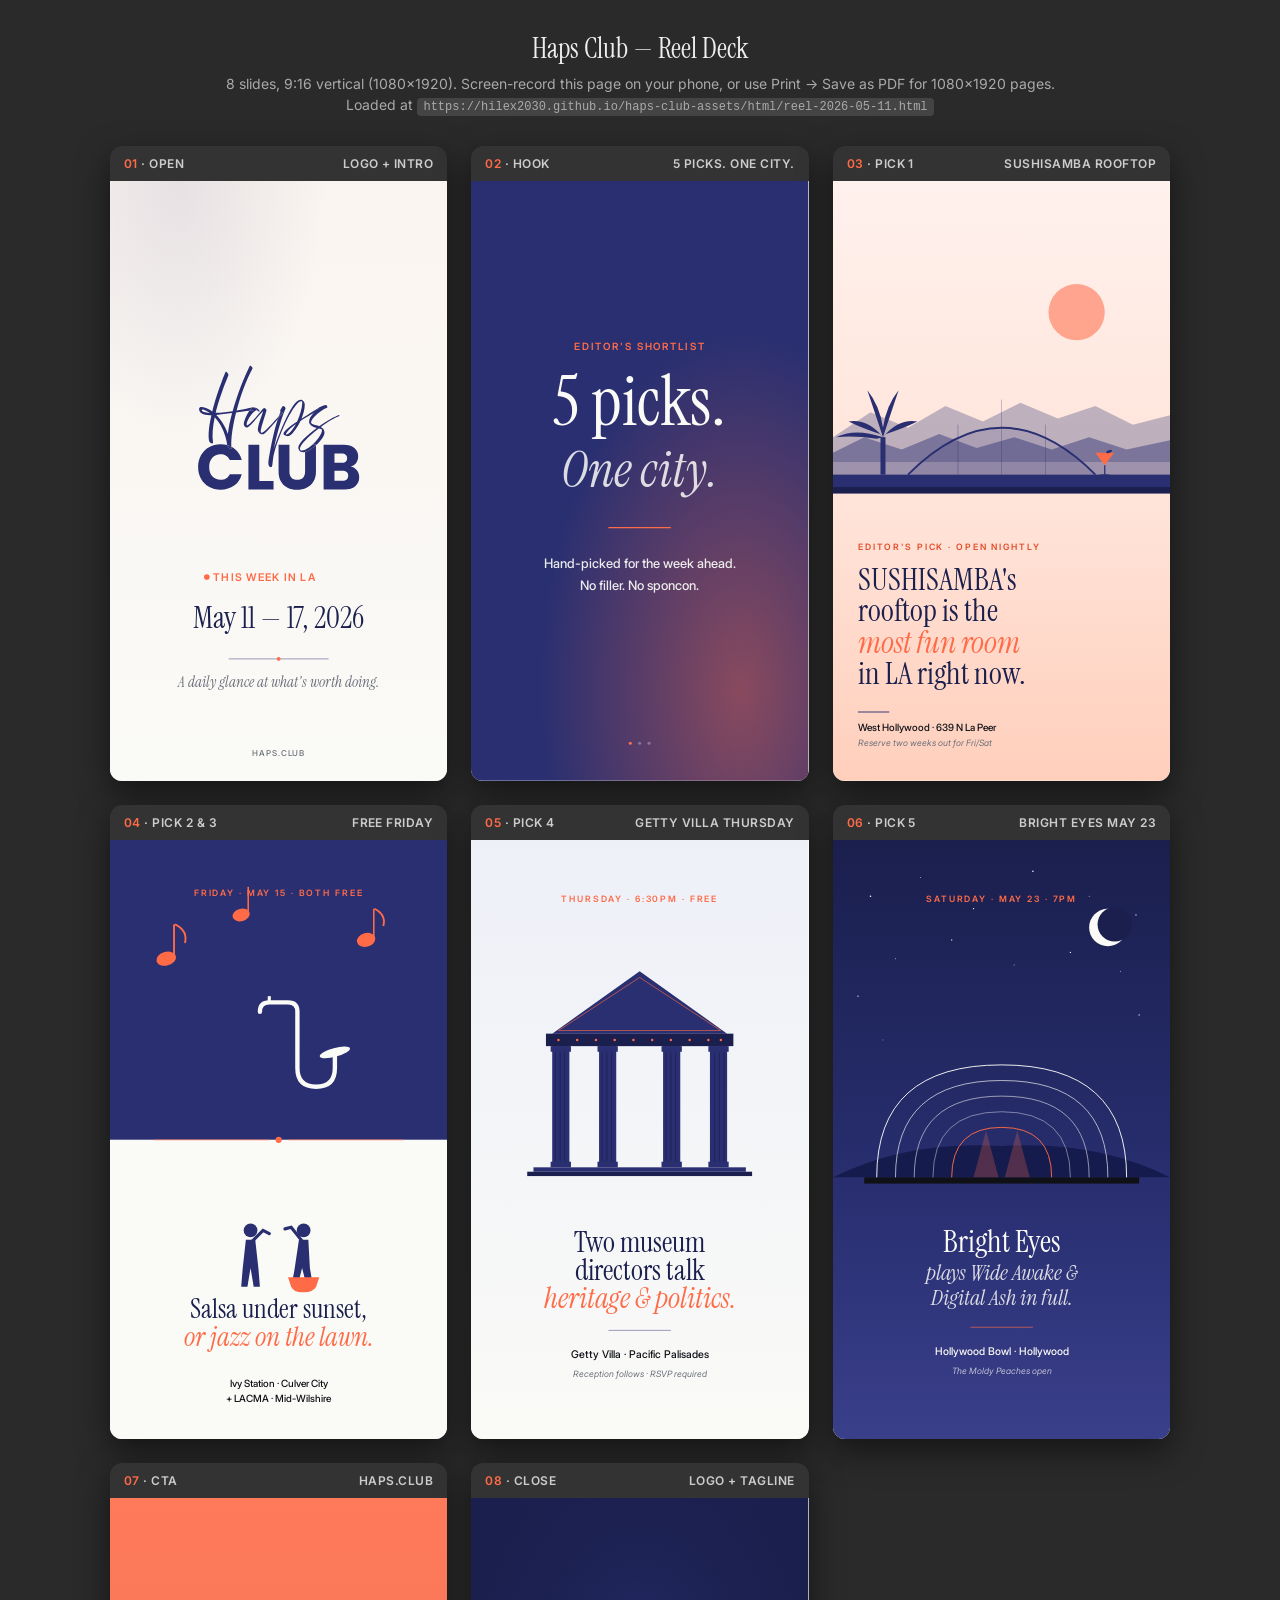
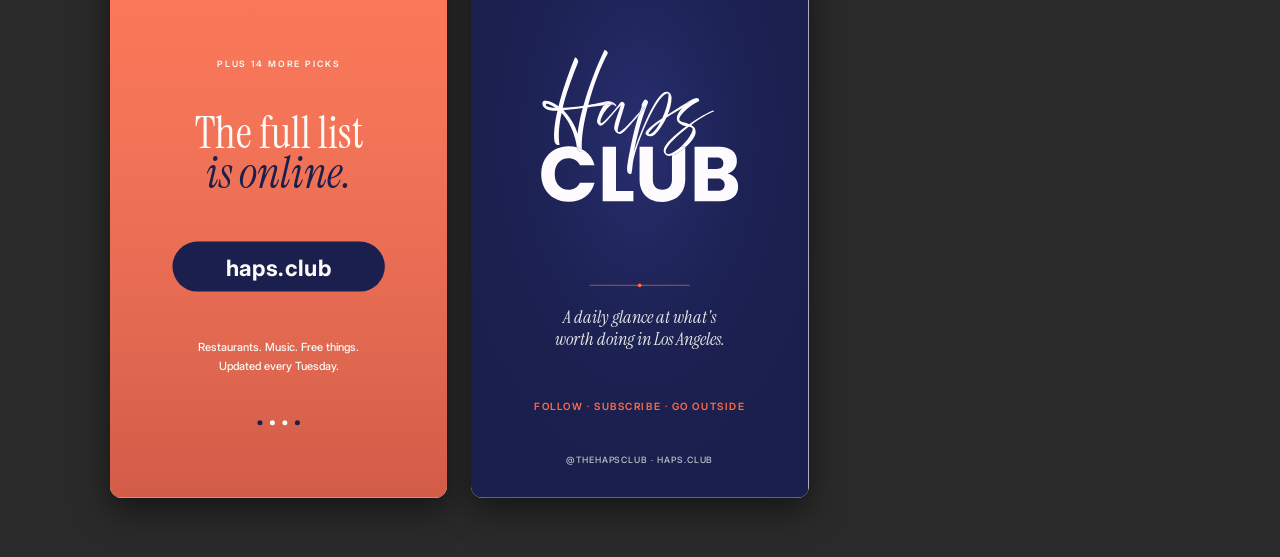
<file: html/reel-2026-05-11.html>
<!DOCTYPE html>
<html lang="en">
<head>
<meta charset="UTF-8">
<meta name="viewport" content="width=device-width, initial-scale=1.0">
<title>Haps Club — Reel · This Week in LA (May 11)</title>
<link href="https://fonts.googleapis.com/css2?family=Inter:wght@400;500;600;700;800&family=Instrument+Serif:ital@0;1&display=swap" rel="stylesheet">
<style>
  :root {
    --navy: #292f71;
    --navy-deep: #1a1f4d;
    --navy-tint: #EEF0F8;
    --accent: #FF6B47;
    --accent-deep: #E54D2B;
    --accent-tint: #FFF1ED;
    --bg: #FAFAF7;
    --ink: #0F1117;
    --ink-3: #6B6F7A;
    --sans: 'Inter', -apple-system, system-ui, sans-serif;
    --serif: 'Instrument Serif', Georgia, serif;
  }
  * { box-sizing: border-box; margin: 0; padding: 0; }
  body {
    background: #2a2a2a;
    font-family: var(--sans);
    padding: 30px 0 60px;
    min-height: 100vh;
  }
  .toolbar {
    max-width: 1100px;
    margin: 0 auto 30px;
    padding: 0 20px;
    color: #eee;
    text-align: center;
  }
  .toolbar h1 { font-family: var(--serif); font-size: 28px; font-weight: 400; margin-bottom: 6px; }
  .toolbar p { font-size: 14px; color: #aaa; line-height: 1.5; }
  .toolbar code { background: #444; padding: 2px 6px; border-radius: 4px; font-size: 12px; }
  .deck {
    max-width: 1100px;
    margin: 0 auto;
    display: grid;
    grid-template-columns: repeat(auto-fit, minmax(280px, 1fr));
    gap: 24px;
    padding: 0 20px;
  }
  .slide-wrapper {
    background: #1a1a1a;
    border-radius: 12px;
    overflow: hidden;
    box-shadow: 0 12px 32px rgba(0,0,0,0.5);
  }
  .slide-label {
    background: #333;
    color: #ccc;
    padding: 10px 14px;
    font-size: 12px;
    font-weight: 600;
    letter-spacing: 0.04em;
    text-transform: uppercase;
    display: flex;
    justify-content: space-between;
    align-items: center;
  }
  .slide-label .num { color: var(--accent); }
  .slide {
    width: 100%;
    aspect-ratio: 9 / 16;
    position: relative;
    overflow: hidden;
    background: var(--bg);
  }
  .slide svg {
    width: 100%;
    height: 100%;
    display: block;
  }

  @media print {
    body { background: #fff; padding: 0; }
    .toolbar { display: none; }
    .deck { display: block; max-width: none; padding: 0; gap: 0; }
    .slide-wrapper { page-break-after: always; border-radius: 0; box-shadow: none; }
    .slide-label { display: none; }
    .slide { aspect-ratio: auto; width: 1080px; height: 1920px; }
  }
</style>
</head>
<body>

<!--
  REUSABLE LOGO SYMBOLS — actual Haps Club wordmark
  Source of truth: Hilex2030/haps-club-assets/images/haps-club-logo.svg (navy, 1100×1100)
                   Hilex2030/haps-club-assets/images/haps-club-logo-white.svg (white, 900×900)
  Embedded inline so the deck renders reliably offline and exports cleanly.
-->
<svg width="0" height="0" style="position:absolute" aria-hidden="true">
  <defs>
    <symbol id="hc-logo-navy" viewBox="0 0 1100 1100">
      <g fill="#292f71">
        <path d="M425.07,448.57c1.12,0,2.23.07,3.31.19-3.45-1.45-7.15-2.19-10.19-1.46-5.61,1.27-36.72,9.18-79.82,16.07,20.91-78.8,51.26-159.38,80.07-211.65,3.06-5.61-12.75-18.87-14.03-12.5-27.8,55.34-62.73,144.84-85.94,227.21-26.27,3.83-55.34,7.14-85.17,8.42,21.17-86.45,56.36-168.56,63.75-188.7,2.04-5.61-10.97-23.46-14.28-16.07-6.63,14.79-43.61,107.1-66.56,198.39-16.83-12.75-34.94-20.91-52.79-22.7-6.63-.51-13.77.76-13.77,10.2,0,19.64,20.15,30.35,53.04,31.62h8.93c-10.71,47.43-17.09,93.33-12.24,125.97,2.04,13.26,21.68,19.89,20.4,11.22-5.87-36.98-1.02-82.62,8.67-128.01,47.18,49.47,61.97,123.68,62.99,140.25,0,.12.02.24.03.36,7.24,1.99,14.11,4.66,20.61,8.02-2.78-43.95,7.24-106.85,23.73-171.84,24.15-3.3,47.59-6.42,66.69-8.75,7.19-9.61,15.02-16.24,22.55-16.24ZM199.14,475.34c-16.06-.25-35.7-5.35-35.7-11.48s5.61-5.86,10.46-4.08c10.71,4.08,20.66,9.44,29.58,15.56h-4.34ZM294.51,581.68c-10.46-34.68-32.13-70.13-58.4-96.14,21.93-2.04,50.49-5.61,79.56-9.44-10.46,38.51-18.11,75.23-21.17,105.57Z"/>
        <path d="M464.59,575.05c-1.27,0-4.84-.76-4.84-5.35,0-19.89,28.82-98.69,28.82-107.87,0-6.89-7.65-11.48-11.22-11.48s-7.14,4.08-15.81,15.05c-8.67,10.97-57.89,72.68-69.87,72.68-.77,0-2.81-.25-2.81-3.06,0-27.54,36.72-73.19,50.75-73.19,5.61,0,11.48,10.2,14.54,5.87,1.91-2.86-9.82-17.13-25.76-18.94,8.69,3.65,15.76,11.83,6.64,12.56-7.88.63-19.13,1.87-32.5,3.49-15.46,20.67-27.94,55.13-27.94,67.14,0,8.93,8.67,16.83,13.77,16.83,17.34,0,57.38-59.16,83.64-83.39-9.44,31.11-26.78,72.68-26.78,94.35,0,9.43,10.46,23.21,23.72,23.21,9.18,0,25.76-18.62,44.12-39.27,11.21-12.73,22.96-26.38,32.85-37.95,1.81-5.45,3.56-10.49,5.27-15.22-25.78,29.49-72.71,84.54-86.57,84.54Z"/>
        <path d="M428.38,448.76c-1.09-.12-2.19-.19-3.31-.19-7.53,0-15.36,6.63-22.55,16.24,13.37-1.63,24.63-2.86,32.5-3.49,9.13-.73,2.05-8.91-6.64-12.56Z"/>
        <path d="M756.76,446.54c-5.93,3.26-57.31,35.95-91.99,57.62,9.95-23.46,16.58-48.45,16.58-69.87,0-18.11-11.99-25.76-21.67-25.76-45.65,0-121.64,207.83-133.88,248.89,31.37-149.43,58.4-199.16,58.91-205.53.51-6.38-9.69-12.24-13-11.22-3.06,1.02-10.2,14.79-13.52,21.93-.51,1.27-.25,2.81.25,3.83l.25.51c.51,1.28.51,2.29,0,3.57-2.41,6.22-4.91,12.76-7.53,20.01,6.95-7.95,12.37-14.04,15.18-16.69,3.57-3.31,5.1,1.79,3.32,3.83-.59.73-10.48,12.54-23.77,28.09-12.14,36.57-26.72,91.72-45.6,198.35-6.89,39.53,4.08,43.86,13.77,43.86,6.12,0,4.59-39.78,13.01-69.87,29.33-106.08,102.26-261.38,136.94-261.38,3.57,0,5.1,2.55,4.84,8.16-1.28,29.58-11.99,64.01-25.76,93.08-35.96,23.97-68.85,48.96-68.85,62.73,0,6.38,10.71,11.48,20.4,11.48,3.57,0,8.42-.51,13.26-3.83,15.56-11.48,36.21-40.04,51.77-72.68,24.81-16.37,50.03-30.81,66.45-39.84,5.96-5.98,12.02-11,16.76-14.73-2.14-1.17,15.21-15.25,13.88-14.53ZM591.58,583.47c-7.65.26-5.1-4.08-1.78-8.67,9.94-13.77,27.03-28.82,46.67-43.1-15.81,29.84-33.66,51.51-44.88,51.77Z"/>
        <path d="M566.34,473.81c-2.81,2.65-8.23,8.75-15.18,16.69-1.71,4.73-3.46,9.77-5.27,15.22,13.28-15.56,23.18-27.36,23.77-28.09,1.79-2.04.25-7.14-3.32-3.83Z"/>
        <path d="M780.53,575.31c0-13.26-4.33-22.18-18.36-29.58,35.7-26.01,71.91-47.94,93.33-55.08,1.53-.51-.77-5.36-2.55-4.85-21.93,7.4-60.69,29.84-98.69,56.61-3.06-1.27-6.38-2.55-9.95-3.57-14.28-4.34-31.11-6.38-31.11-15.3,0-21.68,55.34-65.54,79.05-73.95,6.38-2.29,1.27-14.54-5.61-14.54-5.87,0-20.52,5.5-31.11,12.24-5.61,3.57-4.66,4.47-6.14,5.89-1.09,1.06-2.76,1.01-5.1,5.04-1.33-.11-3.75.85-2.98,2.59-2.73,1.31-6.97,5.98-10.26,7.76-2.24,1.17.85.38-4.95,7.21-11.76,11.79-23.1,27.29-23.1,43.92,0,14.03,17.6,25.25,30.6,29.33,2.8.76,5.61,1.53,8.16,2.04-48.71,35.7-92.82,76.5-92.82,98.69,0,9.69,6.12,23.46,23.71,23.46,3.16,0,6.62-.53,10.29-1.51v-10.99c-4.98,2.13-9.81,3.56-14.37,4.08-7.91,1.02-11.47-4.33-11.47-9.18,0-21.17,45.65-64.77,94.86-102.26,9.44,1.79,16.07,3.57,16.07,8.92,0,16.32-22.27,49.13-48.61,73.3h18.25v2.69c23.55-20.85,42.85-46.41,42.85-62.99Z"/>
        <path d="M291.49,637.38c-10.49-2.88-21.75-4.33-33.8-4.33-21.76,0-41.23,4.86-58.4,14.56-17.18,9.71-30.56,23.25-40.16,40.64-9.6,17.39-14.4,37.17-14.4,59.36s4.8,41.92,14.4,59.2c9.6,17.28,22.98,30.78,40.16,40.48,17.17,9.71,36.64,14.56,58.4,14.56,26.67,0,49.49-6.98,68.48-20.96,18.98-13.97,31.68-33.12,38.08-57.44h-60.16c-4.48,9.39-10.83,16.54-19.04,21.44-8.21,4.91-17.55,7.36-28,7.36-16.85,0-30.51-5.87-40.96-17.6-10.46-11.73-15.68-27.41-15.68-47.04s5.22-35.31,15.68-47.04c10.45-11.73,24.1-17.6,40.96-17.6,10.45,0,19.79,2.46,28,7.36,8.21,4.91,14.56,12.05,19.04,21.44h60.16c-6.4-24.32-19.1-43.52-38.08-57.6-4.47-3.32-9.17-6.23-14.07-8.77.14,2.27.31,4.5.52,6.66,1.27,12.9-20.05.2-21.13-14.69Z"/>
        <path d="M312.62,652.06c-.21-2.16-.38-4.4-.52-6.66-6.5-3.36-13.36-6.04-20.61-8.02,1.09,14.89,22.4,27.59,21.13,14.69Z"/>
        <polygon points="452.56 635.61 397.84 635.61 397.84 860.24 524.24 860.24 524.24 818 452.56 818 452.56 635.61"/>
        <path d="M682.96,770c0,13.44-3.41,23.79-10.24,31.04-6.83,7.25-16.64,10.88-29.44,10.88s-22.51-3.62-29.12-10.88c-6.61-7.25-9.92-17.6-9.92-31.04v-134.4h-54.72v134.08c0,20.05,4.05,37.07,12.16,51.04,8.11,13.97,19.15,24.43,33.12,31.36,13.97,6.94,29.81,10.4,47.52,10.4s33.76-3.52,48.16-10.56c14.4-7.04,25.87-17.49,34.4-31.36,8.53-13.87,12.8-30.83,12.8-50.88v-131.39c-18,15.93-38.48,29.1-54.72,33.42v98.28Z"/>
        <path d="M719.43,635.61c-11.89,10.91-24.6,20.04-36.47,25.12v10.99c16.24-4.32,36.72-17.49,54.72-33.42v-2.69h-18.25Z"/>
        <path d="M943.44,764.4c-7.9-10.13-18.35-16.58-31.36-19.36,11.52-3.41,20.75-9.49,27.68-18.24,6.93-8.74,10.4-19.73,10.4-32.96,0-17.92-6.46-32.1-19.36-42.56-12.91-10.45-30.77-15.68-53.6-15.68h-101.12v224.64h104.64c23.46,0,41.76-5.49,54.88-16.48,13.12-10.98,19.68-25.86,19.68-44.64,0-13.01-3.95-24.58-11.84-34.72ZM830.79,679.44h35.84c8.96,0,15.84,2.03,20.64,6.08,4.8,4.05,7.2,9.92,7.2,17.6s-2.4,13.5-7.2,17.44c-4.8,3.95-11.68,5.92-20.64,5.92h-35.84v-47.04ZM892.4,809.84c-5.02,4.16-12.11,6.24-21.28,6.24h-40.32v-49.6h39.68c9.17,0,16.37,2.24,21.6,6.72,5.23,4.48,7.84,10.67,7.84,18.56s-2.51,13.92-7.52,18.08Z"/>
      </g>
    </symbol>

    <symbol id="hc-logo-white" viewBox="0 0 900 900">
      <g fill="#fdfbfd">
        <path d="M325.07,348.57c1.12,0,2.23.07,3.31.19-3.45-1.45-7.15-2.19-10.19-1.46-5.61,1.27-36.72,9.18-79.82,16.07,20.91-78.8,51.26-159.38,80.07-211.65,3.06-5.61-12.75-18.87-14.03-12.5-27.8,55.34-62.73,144.84-85.94,227.21-26.27,3.83-55.34,7.14-85.17,8.42,21.17-86.45,56.36-168.56,63.75-188.7,2.04-5.61-10.97-23.46-14.28-16.07-6.63,14.79-43.61,107.1-66.56,198.39-16.83-12.75-34.94-20.91-52.79-22.7-6.63-.51-13.77.76-13.77,10.2,0,19.64,20.15,30.35,53.04,31.62h8.93c-10.71,47.43-17.09,93.33-12.24,125.97,2.04,13.26,21.68,19.89,20.4,11.22-5.87-36.98-1.02-82.62,8.67-128.01,47.18,49.47,61.97,123.68,62.99,140.25,0,.12.02.24.03.36,7.24,1.99,14.11,4.66,20.61,8.02-2.78-43.95,7.24-106.85,23.73-171.84,24.15-3.3,47.59-6.42,66.69-8.75,7.19-9.61,15.02-16.24,22.55-16.24ZM99.14,375.34c-16.06-.25-35.7-5.35-35.7-11.48s5.61-5.86,10.46-4.08c10.71,4.08,20.66,9.44,29.58,15.56h-4.34ZM194.51,481.68c-10.46-34.68-32.13-70.13-58.4-96.14,21.93-2.04,50.49-5.61,79.56-9.44-10.46,38.51-18.11,75.23-21.17,105.57Z"/>
        <path d="M364.59,475.05c-1.27,0-4.84-.76-4.84-5.35,0-19.89,28.82-98.69,28.82-107.87,0-6.89-7.65-11.48-11.22-11.48s-7.14,4.08-15.81,15.05c-8.67,10.97-57.89,72.68-69.87,72.68-.77,0-2.81-.25-2.81-3.06,0-27.54,36.72-73.19,50.75-73.19,5.61,0,11.48,10.2,14.54,5.87,1.91-2.86-9.82-17.13-25.76-18.94,8.69,3.65,15.76,11.83,6.64,12.56-7.88.63-19.13,1.87-32.5,3.49-15.46,20.67-27.94,55.13-27.94,67.14,0,8.93,8.67,16.83,13.77,16.83,17.34,0,57.38-59.16,83.64-83.39-9.44,31.11-26.78,72.68-26.78,94.35,0,9.43,10.46,23.21,23.72,23.21,9.18,0,25.76-18.62,44.12-39.27,11.21-12.73,22.96-26.38,32.85-37.95,1.81-5.45,3.56-10.49,5.27-15.22-25.78,29.49-72.71,84.54-86.57,84.54Z"/>
        <path d="M328.38,348.76c-1.09-.12-2.19-.19-3.31-.19-7.53,0-15.36,6.63-22.55,16.24,13.37-1.63,24.63-2.86,32.5-3.49,9.13-.73,2.05-8.91-6.64-12.56Z"/>
        <path d="M656.76,346.54c-5.93,3.26-57.31,35.95-91.99,57.62,9.95-23.46,16.58-48.45,16.58-69.87,0-18.11-11.99-25.76-21.67-25.76-45.65,0-121.64,207.83-133.88,248.89,31.37-149.43,58.4-199.16,58.91-205.53.51-6.38-9.69-12.24-13-11.22-3.06,1.02-10.2,14.79-13.52,21.93-.51,1.27-.25,2.81.25,3.83l.25.51c.51,1.28.51,2.29,0,3.57-2.41,6.22-4.91,12.76-7.53,20.01,6.95-7.95,12.37-14.04,15.18-16.69,3.57-3.31,5.1,1.79,3.32,3.83-.59.73-10.48,12.54-23.77,28.09-12.14,36.57-26.72,91.72-45.6,198.35-6.89,39.53,4.08,43.86,13.77,43.86,6.12,0,4.59-39.78,13.01-69.87,29.33-106.08,102.26-261.38,136.94-261.38,3.57,0,5.1,2.55,4.84,8.16-1.28,29.58-11.99,64.01-25.76,93.08-35.96,23.97-68.85,48.96-68.85,62.73,0,6.38,10.71,11.48,20.4,11.48,3.57,0,8.42-.51,13.26-3.83,15.56-11.48,36.21-40.04,51.77-72.68,24.81-16.37,50.03-30.81,66.45-39.84,5.96-5.98,12.02-11,16.76-14.73-2.14-1.17,15.21-15.25,13.88-14.53ZM491.58,483.47c-7.65.26-5.1-4.08-1.78-8.67,9.94-13.77,27.03-28.82,46.67-43.1-15.81,29.84-33.66,51.51-44.88,51.77Z"/>
        <path d="M466.34,373.81c-2.81,2.65-8.23,8.75-15.18,16.69-1.71,4.73-3.46,9.77-5.27,15.22,13.28-15.56,23.18-27.36,23.77-28.09,1.79-2.04.25-7.14-3.32-3.83Z"/>
        <path d="M680.53,475.31c0-13.26-4.33-22.18-18.36-29.58,35.7-26.01,71.91-47.94,93.33-55.08,1.53-.51-.77-5.36-2.55-4.85-21.93,7.4-60.69,29.84-98.69,56.61-3.06-1.27-6.38-2.55-9.95-3.57-14.28-4.34-31.11-6.38-31.11-15.3,0-21.68,55.34-65.54,79.05-73.95,6.38-2.29,1.27-14.54-5.61-14.54-5.87,0-20.52,5.5-31.11,12.24-5.61,3.57-4.66,4.47-6.14,5.89-1.09,1.06-2.76,1.01-5.1,5.04-1.33-.11-3.75.85-2.98,2.59-2.73,1.31-6.97,5.98-10.26,7.76-2.24,1.17.85.38-4.95,7.21-11.76,11.79-23.1,27.29-23.1,43.92,0,14.03,17.6,25.25,30.6,29.33,2.8.76,5.61,1.53,8.16,2.04-48.71,35.7-92.82,76.5-92.82,98.69,0,9.69,6.12,23.46,23.71,23.46,3.16,0,6.62-.53,10.29-1.51v-10.99c-4.98,2.13-9.81,3.56-14.37,4.08-7.91,1.02-11.47-4.33-11.47-9.18,0-21.17,45.65-64.77,94.86-102.26,9.44,1.79,16.07,3.57,16.07,8.92,0,16.32-22.27,49.13-48.61,73.3h18.25v2.69c23.55-20.85,42.85-46.41,42.85-62.99Z"/>
        <path d="M191.49,537.38c-10.49-2.88-21.75-4.33-33.8-4.33-21.76,0-41.23,4.86-58.4,14.56-17.18,9.71-30.56,23.25-40.16,40.64-9.6,17.39-14.4,37.17-14.4,59.36s4.8,41.92,14.4,59.2c9.6,17.28,22.98,30.78,40.16,40.48,17.17,9.71,36.64,14.56,58.4,14.56,26.67,0,49.49-6.98,68.48-20.96,18.98-13.97,31.68-33.12,38.08-57.44h-60.16c-4.48,9.39-10.83,16.54-19.04,21.44-8.21,4.91-17.55,7.36-28,7.36-16.85,0-30.51-5.87-40.96-17.6-10.46-11.73-15.68-27.41-15.68-47.04s5.22-35.31,15.68-47.04c10.45-11.73,24.1-17.6,40.96-17.6,10.45,0,19.79,2.46,28,7.36,8.21,4.91,14.56,12.05,19.04,21.44h60.16c-6.4-24.32-19.1-43.52-38.08-57.6-4.47-3.32-9.17-6.23-14.07-8.77.14,2.27.31,4.5.52,6.66,1.27,12.9-20.05.2-21.13-14.69Z"/>
        <path d="M212.62,552.06c-.21-2.16-.38-4.4-.52-6.66-6.5-3.36-13.36-6.04-20.61-8.02,1.09,14.89,22.4,27.59,21.13,14.69Z"/>
        <polygon points="352.56 535.61 297.84 535.61 297.84 760.24 424.24 760.24 424.24 718 352.56 718 352.56 535.61"/>
        <path d="M582.96,670c0,13.44-3.41,23.79-10.24,31.04-6.83,7.25-16.64,10.88-29.44,10.88s-22.51-3.62-29.12-10.88c-6.61-7.25-9.92-17.6-9.92-31.04v-134.4h-54.72v134.08c0,20.05,4.05,37.07,12.16,51.04,8.11,13.97,19.15,24.43,33.12,31.36,13.97,6.94,29.81,10.4,47.52,10.4s33.76-3.52,48.16-10.56c14.4-7.04,25.87-17.49,34.4-31.36,8.53-13.87,12.8-30.83,12.8-50.88v-131.39c-18,15.93-38.48,29.1-54.72,33.42v98.28Z"/>
        <path d="M619.43,535.61c-11.89,10.91-24.6,20.04-36.47,25.12v10.99c16.24-4.32,36.72-17.49,54.72-33.42v-2.69h-18.25Z"/>
        <path d="M843.44,664.4c-7.9-10.13-18.35-16.58-31.36-19.36,11.52-3.41,20.75-9.49,27.68-18.24,6.93-8.74,10.4-19.73,10.4-32.96,0-17.92-6.46-32.1-19.36-42.56-12.91-10.45-30.77-15.68-53.6-15.68h-101.12v224.64h104.64c23.46,0,41.76-5.49,54.88-16.48,13.12-10.98,19.68-25.86,19.68-44.64,0-13.01-3.95-24.58-11.84-34.72ZM730.79,579.44h35.84c8.96,0,15.84,2.03,20.64,6.08,4.8,4.05,7.2,9.92,7.2,17.6s-2.4,13.5-7.2,17.44c-4.8,3.95-11.68,5.92-20.64,5.92h-35.84v-47.04ZM792.4,709.84c-5.02,4.16-12.11,6.24-21.28,6.24h-40.32v-49.6h39.68c9.17,0,16.37,2.24,21.6,6.72,5.23,4.48,7.84,10.67,7.84,18.56s-2.51,13.92-7.52,18.08Z"/>
      </g>
    </symbol>
  </defs>
</svg>

<div class="toolbar">
  <h1>Haps Club — Reel Deck</h1>
  <p>8 slides, 9:16 vertical (1080×1920). Screen-record this page on your phone, or use Print → Save as PDF for 1080×1920 pages.<br>Loaded at <code>https://hilex2030.github.io/haps-club-assets/html/reel-2026-05-11.html</code></p>
</div>

<div class="deck">

  <!-- ═══════════════════════════════════════════════════════════════════════
       SLIDE 1 — OPEN: Real logo + "This week in LA"
       ═══════════════════════════════════════════════════════════════════════ -->
  <div class="slide-wrapper">
    <div class="slide-label"><span><span class="num">01</span> · Open</span><span>Logo + intro</span></div>
    <div class="slide">
      <svg viewBox="0 0 1080 1920" xmlns="http://www.w3.org/2000/svg" preserveAspectRatio="xMidYMid slice">
        <defs>
          <radialGradient id="s1-bg" cx="20%" cy="0%" r="80%">
            <stop offset="0%" stop-color="#292f71" stop-opacity="0.10"/>
            <stop offset="55%" stop-color="#292f71" stop-opacity="0"/>
          </radialGradient>
          <linearGradient id="s1-coral" x1="0%" y1="0%" x2="0%" y2="100%">
            <stop offset="0%" stop-color="#FF6B47" stop-opacity="0.04"/>
            <stop offset="100%" stop-color="#FF6B47" stop-opacity="0"/>
          </linearGradient>
        </defs>
        <rect width="1080" height="1920" fill="#FAFAF7"/>
        <rect width="1080" height="1920" fill="url(#s1-bg)"/>
        <rect width="1080" height="1920" fill="url(#s1-coral)"/>

        <!-- REAL Haps Club logo, navy on cream, centered upper half -->
        <use href="#hc-logo-navy" x="190" y="440" width="700" height="700"/>

        <!-- Live dot + eyebrow -->
        <g transform="translate(540, 1280)">
          <circle cx="-230" cy="-12" r="9" fill="#FF6B47"/>
          <text x="-210" y="0" font-family="Inter, sans-serif" font-size="34" font-weight="600" fill="#FF6B47" letter-spacing="4">THIS WEEK IN LA</text>
        </g>

        <!-- Big serif date -->
        <text x="540" y="1430" font-family="Instrument Serif, Georgia, serif" font-size="96" text-anchor="middle" fill="#1a1f4d">May 11 — 17, 2026</text>

        <!-- Hairline divider with accent dot -->
        <line x1="380" y1="1530" x2="700" y2="1530" stroke="#292f71" stroke-width="1.5"/>
        <circle cx="540" cy="1530" r="6" fill="#FF6B47"/>

        <!-- Subline -->
        <text x="540" y="1620" font-family="Instrument Serif, Georgia, serif" font-style="italic" font-size="48" text-anchor="middle" fill="#6B6F7A">A daily glance at what's worth doing.</text>

        <!-- Footer mark -->
        <text x="540" y="1840" font-family="Inter, sans-serif" font-size="26" font-weight="500" text-anchor="middle" fill="#6B6F7A" letter-spacing="3">HAPS.CLUB</text>
      </svg>
    </div>
  </div>

  <!-- ═══════════════════════════════════════════════════════════════════════
       SLIDE 2 — HOOK
       ═══════════════════════════════════════════════════════════════════════ -->
  <div class="slide-wrapper">
    <div class="slide-label"><span><span class="num">02</span> · Hook</span><span>5 picks. One city.</span></div>
    <div class="slide">
      <svg viewBox="0 0 1080 1920" xmlns="http://www.w3.org/2000/svg" preserveAspectRatio="xMidYMid slice">
        <rect width="1080" height="1920" fill="#292f71"/>
        <defs>
          <radialGradient id="s2-glow" cx="80%" cy="85%" r="60%">
            <stop offset="0%" stop-color="#FF6B47" stop-opacity="0.45"/>
            <stop offset="100%" stop-color="#FF6B47" stop-opacity="0"/>
          </radialGradient>
        </defs>
        <rect width="1080" height="1920" fill="url(#s2-glow)"/>

        <text x="540" y="540" font-family="Inter, sans-serif" font-size="32" font-weight="600" text-anchor="middle" fill="#FF6B47" letter-spacing="6">EDITOR'S SHORTLIST</text>

        <text x="540" y="780" font-family="Instrument Serif, Georgia, serif" font-size="220" text-anchor="middle" fill="#FAFAF7">5 picks.</text>
        <text x="540" y="980" font-family="Instrument Serif, Georgia, serif" font-style="italic" font-size="160" text-anchor="middle" fill="#FAFAF7" opacity="0.85">One city.</text>

        <line x1="440" y1="1110" x2="640" y2="1110" stroke="#FF6B47" stroke-width="4"/>

        <text x="540" y="1240" font-family="Inter, sans-serif" font-size="42" font-weight="500" text-anchor="middle" fill="#FAFAF7" opacity="0.92">Hand-picked for the week ahead.</text>
        <text x="540" y="1308" font-family="Inter, sans-serif" font-size="42" font-weight="500" text-anchor="middle" fill="#FAFAF7" opacity="0.92">No filler. No sponcon.</text>

        <g transform="translate(540, 1800)">
          <circle cx="-30" cy="0" r="5" fill="#FF6B47"/>
          <circle cx="0" cy="0" r="5" fill="#FAFAF7" opacity="0.3"/>
          <circle cx="30" cy="0" r="5" fill="#FAFAF7" opacity="0.3"/>
        </g>
      </svg>
    </div>
  </div>

  <!-- ═══════════════════════════════════════════════════════════════════════
       SLIDE 3 — SUSHISAMBA (featured)
       ═══════════════════════════════════════════════════════════════════════ -->
  <div class="slide-wrapper">
    <div class="slide-label"><span><span class="num">03</span> · Pick 1</span><span>SUSHISAMBA rooftop</span></div>
    <div class="slide">
      <svg viewBox="0 0 1080 1920" xmlns="http://www.w3.org/2000/svg" preserveAspectRatio="xMidYMid slice">
        <defs>
          <linearGradient id="s3-sky" x1="0%" y1="0%" x2="0%" y2="100%">
            <stop offset="0%" stop-color="#FFF1ED"/>
            <stop offset="55%" stop-color="#FFE3D8"/>
            <stop offset="100%" stop-color="#FFCFBC"/>
          </linearGradient>
        </defs>
        <rect width="1080" height="1920" fill="url(#s3-sky)"/>

        <circle cx="780" cy="420" r="90" fill="#FF6B47" opacity="0.55"/>

        <path d="M0,820 L120,740 L240,790 L360,720 L480,770 L600,710 L720,760 L840,720 L960,780 L1080,750 L1080,900 L0,900 Z" fill="#292f71" opacity="0.30"/>
        <path d="M0,870 L100,820 L220,860 L340,810 L460,855 L580,820 L700,860 L820,820 L940,860 L1080,830 L1080,950 L0,950 Z" fill="#292f71" opacity="0.45"/>

        <rect x="0" y="940" width="1080" height="60" fill="#292f71"/>
        <rect x="0" y="980" width="1080" height="20" fill="#1a1f4d"/>

        <path d="M 240,940 Q 540,640 840,940" fill="none" stroke="#292f71" stroke-width="6"/>
        <path d="M 240,940 Q 540,640 840,940" fill="#292f71" opacity="0.12"/>
        <line x1="540" y1="700" x2="540" y2="940" stroke="#292f71" stroke-width="2" opacity="0.5"/>
        <line x1="400" y1="780" x2="400" y2="940" stroke="#292f71" stroke-width="2" opacity="0.5"/>
        <line x1="680" y1="780" x2="680" y2="940" stroke="#292f71" stroke-width="2" opacity="0.5"/>

        <g transform="translate(160, 820)">
          <rect x="-8" y="0" width="16" height="120" fill="#292f71"/>
          <path d="M0,0 Q -50,-60 -110,-50 Q -70,-30 -10,-10 Z" fill="#292f71"/>
          <path d="M0,0 Q 50,-60 110,-50 Q 70,-30 10,-10 Z" fill="#292f71"/>
          <path d="M0,0 Q -30,-90 -50,-150 Q -10,-100 0,-30 Z" fill="#292f71"/>
          <path d="M0,0 Q 30,-90 50,-150 Q 10,-100 0,-30 Z" fill="#292f71"/>
          <path d="M0,0 Q -90,-30 -150,0 Q -90,-5 -20,5 Z" fill="#292f71"/>
        </g>

        <g transform="translate(870, 870)">
          <path d="M-30,0 L30,0 L0,40 Z" fill="#FF6B47"/>
          <rect x="-2" y="40" width="4" height="30" fill="#292f71"/>
          <ellipse cx="0" cy="72" rx="18" ry="3" fill="#292f71"/>
          <ellipse cx="14" cy="-4" rx="10" ry="4" fill="#292f71" transform="rotate(-20 14 -4)"/>
        </g>

        <text x="80" y="1180" font-family="Inter, sans-serif" font-size="28" font-weight="600" fill="#E54D2B" letter-spacing="6">EDITOR'S PICK · OPEN NIGHTLY</text>

        <text x="80" y="1310" font-family="Instrument Serif, Georgia, serif" font-size="100" fill="#1a1f4d">SUSHISAMBA's</text>
        <text x="80" y="1410" font-family="Instrument Serif, Georgia, serif" font-size="100" fill="#1a1f4d">rooftop is the</text>
        <text x="80" y="1510" font-family="Instrument Serif, Georgia, serif" font-style="italic" font-size="100" fill="#FF6B47">most fun room</text>
        <text x="80" y="1610" font-family="Instrument Serif, Georgia, serif" font-size="100" fill="#1a1f4d">in LA right now.</text>

        <line x1="80" y1="1700" x2="180" y2="1700" stroke="#292f71" stroke-width="3"/>
        <text x="80" y="1760" font-family="Inter, sans-serif" font-size="32" font-weight="500" fill="#0F1117">West Hollywood · 639 N La Peer</text>
        <text x="80" y="1810" font-family="Inter, sans-serif" font-size="28" font-weight="400" fill="#6B6F7A" font-style="italic">Reserve two weeks out for Fri/Sat</text>
      </svg>
    </div>
  </div>

  <!-- ═══════════════════════════════════════════════════════════════════════
       SLIDE 4 — FRIDAY DOUBLEHEADER
       ═══════════════════════════════════════════════════════════════════════ -->
  <div class="slide-wrapper">
    <div class="slide-label"><span><span class="num">04</span> · Pick 2 & 3</span><span>Free Friday</span></div>
    <div class="slide">
      <svg viewBox="0 0 1080 1920" xmlns="http://www.w3.org/2000/svg" preserveAspectRatio="xMidYMid slice">
        <rect width="1080" height="960" fill="#292f71"/>
        <rect y="960" width="1080" height="960" fill="#FAFAF7"/>

        <g fill="#FF6B47">
          <g transform="translate(180, 380)">
            <ellipse cx="0" cy="0" rx="32" ry="22" transform="rotate(-15)"/>
            <rect x="22" y="-110" width="6" height="110" fill="#FF6B47"/>
            <path d="M28,-110 Q 70,-90 60,-50" stroke="#FF6B47" stroke-width="6" fill="none"/>
          </g>
          <g transform="translate(420, 240)">
            <ellipse cx="0" cy="0" rx="28" ry="20" transform="rotate(-15)"/>
            <rect x="20" y="-90" width="5" height="90"/>
          </g>
          <g transform="translate(820, 320)">
            <ellipse cx="0" cy="0" rx="30" ry="22" transform="rotate(-15)"/>
            <rect x="22" y="-100" width="5" height="100"/>
            <path d="M27,-100 Q 65,-80 55,-45" stroke="#FF6B47" stroke-width="6" fill="none"/>
          </g>
        </g>

        <g transform="translate(540, 700)" fill="#FAFAF7">
          <path d="M-60,-150 Q -60,-180 -30,-180 L 30,-180 Q 60,-180 60,-150 L 60,30 Q 60,90 120,90 Q 180,90 180,30 L 180,-20" stroke="#FAFAF7" stroke-width="14" fill="none" stroke-linecap="round"/>
          <ellipse cx="180" cy="-20" rx="50" ry="14" fill="#FAFAF7" transform="rotate(-15 180 -20)"/>
          <circle cx="-30" cy="-100" r="6" fill="#292f71"/>
          <circle cx="0" cy="-60" r="6" fill="#292f71"/>
          <circle cx="20" cy="-20" r="6" fill="#292f71"/>
          <circle cx="40" cy="20" r="6" fill="#292f71"/>
          <rect x="-35" y="-200" width="10" height="20" fill="#FAFAF7"/>
        </g>

        <g transform="translate(540, 960)">
          <line x1="-400" y1="0" x2="-30" y2="0" stroke="#FF6B47" stroke-width="2"/>
          <circle cx="0" cy="0" r="10" fill="#FF6B47"/>
          <line x1="30" y1="0" x2="400" y2="0" stroke="#FF6B47" stroke-width="2"/>
        </g>

        <g transform="translate(540, 1340)" fill="#292f71">
          <g transform="translate(-90, 0)">
            <circle cx="0" cy="-90" r="22"/>
            <path d="M-15,-60 L-25,30 L-30,90 L-10,90 L0,30 L10,90 L30,90 L25,30 L15,-60 Z"/>
            <path d="M0,-50 L 40,-90 L 60,-80" stroke="#292f71" stroke-width="10" fill="none" stroke-linecap="round"/>
          </g>
          <g transform="translate(80, 0)">
            <circle cx="0" cy="-90" r="22"/>
            <path d="M-15,-60 L-30,40 L-40,90 L-20,90 L-5,30 L10,90 L30,90 L20,30 L15,-60 Z"/>
            <path d="M-40,90 Q -30,110 0,108 Q 30,108 40,90 L 50,60 L -50,60 Z" fill="#FF6B47"/>
            <path d="M0,-50 L -40,-100 L -60,-95" stroke="#292f71" stroke-width="10" fill="none" stroke-linecap="round"/>
          </g>
        </g>

        <text x="540" y="180" font-family="Inter, sans-serif" font-size="28" font-weight="600" text-anchor="middle" fill="#FF6B47" letter-spacing="6">FRIDAY · MAY 15 · BOTH FREE</text>

        <text x="540" y="1530" font-family="Instrument Serif, Georgia, serif" font-size="86" text-anchor="middle" fill="#1a1f4d">Salsa under sunset,</text>
        <text x="540" y="1620" font-family="Instrument Serif, Georgia, serif" font-style="italic" font-size="86" text-anchor="middle" fill="#FF6B47">or jazz on the lawn.</text>

        <text x="540" y="1750" font-family="Inter, sans-serif" font-size="32" font-weight="500" text-anchor="middle" fill="#0F1117">Ivy Station · Culver City</text>
        <text x="540" y="1800" font-family="Inter, sans-serif" font-size="32" font-weight="500" text-anchor="middle" fill="#0F1117">+ LACMA · Mid-Wilshire</text>
      </svg>
    </div>
  </div>

  <!-- ═══════════════════════════════════════════════════════════════════════
       SLIDE 5 — GETTY VILLA
       ═══════════════════════════════════════════════════════════════════════ -->
  <div class="slide-wrapper">
    <div class="slide-label"><span><span class="num">05</span> · Pick 4</span><span>Getty Villa Thursday</span></div>
    <div class="slide">
      <svg viewBox="0 0 1080 1920" xmlns="http://www.w3.org/2000/svg" preserveAspectRatio="xMidYMid slice">
        <defs>
          <linearGradient id="s5-bg" x1="0%" y1="0%" x2="0%" y2="100%">
            <stop offset="0%" stop-color="#EEF0F8"/>
            <stop offset="100%" stop-color="#FAFAF7"/>
          </linearGradient>
        </defs>
        <rect width="1080" height="1920" fill="url(#s5-bg)"/>

        <g transform="translate(540, 620)">
          <path d="M-280,0 L0,-200 L280,0 Z" fill="#292f71"/>
          <path d="M-260,-10 L0,-180 L260,-10 Z" fill="none" stroke="#FF6B47" stroke-width="2"/>
          <rect x="-300" y="0" width="600" height="40" fill="#1a1f4d"/>
          <g fill="#FF6B47">
            <circle cx="-260" cy="20" r="4"/>
            <circle cx="-200" cy="20" r="4"/>
            <circle cx="-140" cy="20" r="4"/>
            <circle cx="-80" cy="20" r="4"/>
            <circle cx="-20" cy="20" r="4"/>
            <circle cx="40" cy="20" r="4"/>
            <circle cx="100" cy="20" r="4"/>
            <circle cx="160" cy="20" r="4"/>
            <circle cx="220" cy="20" r="4"/>
            <circle cx="260" cy="20" r="4"/>
          </g>
          <g fill="#292f71">
            <rect x="-280" y="40" width="55" height="380"/>
            <rect x="-285" y="40" width="65" height="18"/>
            <rect x="-285" y="410" width="65" height="18"/>
            <line x1="-270" y1="60" x2="-270" y2="408" stroke="#1a1f4d" stroke-width="2"/>
            <line x1="-255" y1="60" x2="-255" y2="408" stroke="#1a1f4d" stroke-width="2"/>
            <line x1="-240" y1="60" x2="-240" y2="408" stroke="#1a1f4d" stroke-width="2"/>

            <rect x="-130" y="40" width="55" height="380"/>
            <rect x="-135" y="40" width="65" height="18"/>
            <rect x="-135" y="410" width="65" height="18"/>
            <line x1="-120" y1="60" x2="-120" y2="408" stroke="#1a1f4d" stroke-width="2"/>
            <line x1="-105" y1="60" x2="-105" y2="408" stroke="#1a1f4d" stroke-width="2"/>
            <line x1="-90" y1="60" x2="-90" y2="408" stroke="#1a1f4d" stroke-width="2"/>

            <rect x="75" y="40" width="55" height="380"/>
            <rect x="70" y="40" width="65" height="18"/>
            <rect x="70" y="410" width="65" height="18"/>
            <line x1="85" y1="60" x2="85" y2="408" stroke="#1a1f4d" stroke-width="2"/>
            <line x1="100" y1="60" x2="100" y2="408" stroke="#1a1f4d" stroke-width="2"/>
            <line x1="115" y1="60" x2="115" y2="408" stroke="#1a1f4d" stroke-width="2"/>

            <rect x="225" y="40" width="55" height="380"/>
            <rect x="220" y="40" width="65" height="18"/>
            <rect x="220" y="410" width="65" height="18"/>
            <line x1="240" y1="60" x2="240" y2="408" stroke="#1a1f4d" stroke-width="2"/>
            <line x1="255" y1="60" x2="255" y2="408" stroke="#1a1f4d" stroke-width="2"/>
            <line x1="270" y1="60" x2="270" y2="408" stroke="#1a1f4d" stroke-width="2"/>
          </g>
          <rect x="-340" y="428" width="680" height="14" fill="#292f71"/>
          <rect x="-360" y="442" width="720" height="14" fill="#1a1f4d"/>
        </g>

        <text x="540" y="200" font-family="Inter, sans-serif" font-size="28" font-weight="600" text-anchor="middle" fill="#FF6B47" letter-spacing="6">THURSDAY · 6:30PM · FREE</text>

        <text x="540" y="1320" font-family="Instrument Serif, Georgia, serif" font-size="92" text-anchor="middle" fill="#1a1f4d">Two museum</text>
        <text x="540" y="1410" font-family="Instrument Serif, Georgia, serif" font-size="92" text-anchor="middle" fill="#1a1f4d">directors talk</text>
        <text x="540" y="1500" font-family="Instrument Serif, Georgia, serif" font-style="italic" font-size="92" text-anchor="middle" fill="#FF6B47">heritage &amp; politics.</text>

        <line x1="440" y1="1570" x2="640" y2="1570" stroke="#292f71" stroke-width="1.5"/>

        <text x="540" y="1660" font-family="Inter, sans-serif" font-size="34" font-weight="500" text-anchor="middle" fill="#0F1117">Getty Villa · Pacific Palisades</text>
        <text x="540" y="1720" font-family="Inter, sans-serif" font-size="28" font-style="italic" text-anchor="middle" fill="#6B6F7A">Reception follows · RSVP required</text>
      </svg>
    </div>
  </div>

  <!-- ═══════════════════════════════════════════════════════════════════════
       SLIDE 6 — BRIGHT EYES
       ═══════════════════════════════════════════════════════════════════════ -->
  <div class="slide-wrapper">
    <div class="slide-label"><span><span class="num">06</span> · Pick 5</span><span>Bright Eyes May 23</span></div>
    <div class="slide">
      <svg viewBox="0 0 1080 1920" xmlns="http://www.w3.org/2000/svg" preserveAspectRatio="xMidYMid slice">
        <defs>
          <linearGradient id="s6-night" x1="0%" y1="0%" x2="0%" y2="100%">
            <stop offset="0%" stop-color="#1a1f4d"/>
            <stop offset="60%" stop-color="#292f71"/>
            <stop offset="100%" stop-color="#3a3f8a"/>
          </linearGradient>
        </defs>
        <rect width="1080" height="1920" fill="url(#s6-night)"/>

        <g fill="#FAFAF7">
          <circle cx="120" cy="180" r="2.5"/>
          <circle cx="280" cy="120" r="1.5"/>
          <circle cx="450" cy="220" r="2"/>
          <circle cx="640" cy="100" r="2.5"/>
          <circle cx="820" cy="180" r="1.5"/>
          <circle cx="970" cy="240" r="2"/>
          <circle cx="200" cy="380" r="1.5"/>
          <circle cx="380" cy="320" r="2"/>
          <circle cx="580" cy="400" r="1.5"/>
          <circle cx="760" cy="360" r="2"/>
          <circle cx="920" cy="420" r="1.5"/>
          <circle cx="80" cy="500" r="2"/>
          <circle cx="160" cy="640" r="1.5"/>
          <circle cx="980" cy="560" r="2"/>
        </g>

        <g transform="translate(880, 280)">
          <circle cx="0" cy="0" r="60" fill="#FAFAF7"/>
          <circle cx="22" cy="-10" r="55" fill="#1a1f4d"/>
        </g>

        <g transform="translate(540, 1080)">
          <rect x="-440" y="0" width="880" height="20" fill="#0F1117"/>
          <path d="M-540,0 Q -300,-120 0,-100 Q 300,-120 540,0 Z" fill="#0a0f3a" opacity="0.6"/>

          <g fill="none" stroke="#FAFAF7" stroke-width="3">
            <path d="M-400,0 Q -400,-360 0,-360 Q 400,-360 400,0"/>
          </g>
          <g fill="none" stroke="#FAFAF7" stroke-width="2.5" opacity="0.85">
            <path d="M-340,0 Q -340,-310 0,-310 Q 340,-310 340,0"/>
          </g>
          <g fill="none" stroke="#FAFAF7" stroke-width="2.5" opacity="0.7">
            <path d="M-280,0 Q -280,-260 0,-260 Q 280,-260 280,0"/>
          </g>
          <g fill="none" stroke="#FAFAF7" stroke-width="2.5" opacity="0.55">
            <path d="M-220,0 Q -220,-210 0,-210 Q 220,-210 220,0"/>
          </g>
          <g fill="none" stroke="#FF6B47" stroke-width="3">
            <path d="M-160,0 Q -160,-160 0,-160 Q 160,-160 160,0"/>
          </g>
          <path d="M-50,-150 L-90,0 L-10,0 Z" fill="#FF6B47" opacity="0.25"/>
          <path d="M50,-150 L 90,0 L 10,0 Z" fill="#FF6B47" opacity="0.25"/>
        </g>

        <text x="540" y="200" font-family="Inter, sans-serif" font-size="28" font-weight="600" text-anchor="middle" fill="#FF6B47" letter-spacing="6">SATURDAY · MAY 23 · 7PM</text>

        <text x="540" y="1320" font-family="Instrument Serif, Georgia, serif" font-size="100" text-anchor="middle" fill="#FAFAF7">Bright Eyes</text>
        <text x="540" y="1410" font-family="Instrument Serif, Georgia, serif" font-style="italic" font-size="70" text-anchor="middle" fill="#FAFAF7" opacity="0.85">plays Wide Awake &amp;</text>
        <text x="540" y="1490" font-family="Instrument Serif, Georgia, serif" font-style="italic" font-size="70" text-anchor="middle" fill="#FAFAF7" opacity="0.85">Digital Ash in full.</text>

        <line x1="440" y1="1560" x2="640" y2="1560" stroke="#FF6B47" stroke-width="2"/>

        <text x="540" y="1650" font-family="Inter, sans-serif" font-size="34" font-weight="500" text-anchor="middle" fill="#FAFAF7">Hollywood Bowl · Hollywood</text>
        <text x="540" y="1710" font-family="Inter, sans-serif" font-size="28" font-style="italic" text-anchor="middle" fill="#FAFAF7" opacity="0.7">The Moldy Peaches open</text>
      </svg>
    </div>
  </div>

  <!-- ═══════════════════════════════════════════════════════════════════════
       SLIDE 7 — CTA
       ═══════════════════════════════════════════════════════════════════════ -->
  <div class="slide-wrapper">
    <div class="slide-label"><span><span class="num">07</span> · CTA</span><span>haps.club</span></div>
    <div class="slide">
      <svg viewBox="0 0 1080 1920" xmlns="http://www.w3.org/2000/svg" preserveAspectRatio="xMidYMid slice">
        <rect width="1080" height="1920" fill="#FF6B47"/>
        <defs>
          <linearGradient id="s7-shade" x1="0%" y1="0%" x2="0%" y2="100%">
            <stop offset="0%" stop-color="#FFFFFF" stop-opacity="0.10"/>
            <stop offset="100%" stop-color="#1a1f4d" stop-opacity="0.20"/>
          </linearGradient>
        </defs>
        <rect width="1080" height="1920" fill="url(#s7-shade)"/>

        <text x="540" y="540" font-family="Inter, sans-serif" font-size="28" font-weight="600" text-anchor="middle" fill="#FAFAF7" letter-spacing="6">PLUS 14 MORE PICKS</text>

        <g transform="translate(540, 800)">
          <text x="0" y="0" font-family="Instrument Serif, Georgia, serif" font-size="140" text-anchor="middle" fill="#FAFAF7">The full list</text>
          <text x="0" y="130" font-family="Instrument Serif, Georgia, serif" font-style="italic" font-size="140" text-anchor="middle" fill="#1a1f4d">is online.</text>
        </g>

        <g transform="translate(540, 1180)">
          <rect x="-340" y="-80" width="680" height="160" rx="80" fill="#1a1f4d"/>
          <text x="0" y="30" font-family="Inter, sans-serif" font-size="72" font-weight="700" text-anchor="middle" fill="#FAFAF7" letter-spacing="2">haps.club</text>
        </g>

        <text x="540" y="1450" font-family="Inter, sans-serif" font-size="36" font-weight="500" text-anchor="middle" fill="#FAFAF7">Restaurants. Music. Free things.</text>
        <text x="540" y="1510" font-family="Inter, sans-serif" font-size="36" font-weight="500" text-anchor="middle" fill="#FAFAF7">Updated every Tuesday.</text>

        <g transform="translate(540, 1680)">
          <circle cx="-60" cy="0" r="8" fill="#1a1f4d"/>
          <circle cx="-20" cy="0" r="8" fill="#FAFAF7"/>
          <circle cx="20" cy="0" r="8" fill="#FAFAF7"/>
          <circle cx="60" cy="0" r="8" fill="#1a1f4d"/>
        </g>
      </svg>
    </div>
  </div>

  <!-- ═══════════════════════════════════════════════════════════════════════
       SLIDE 8 — CLOSE: Real white logo on navy
       ═══════════════════════════════════════════════════════════════════════ -->
  <div class="slide-wrapper">
    <div class="slide-label"><span><span class="num">08</span> · Close</span><span>Logo + tagline</span></div>
    <div class="slide">
      <svg viewBox="0 0 1080 1920" xmlns="http://www.w3.org/2000/svg" preserveAspectRatio="xMidYMid slice">
        <rect width="1080" height="1920" fill="#1a1f4d"/>
        <defs>
          <radialGradient id="s8-glow" cx="50%" cy="40%" r="60%">
            <stop offset="0%" stop-color="#292f71" stop-opacity="1"/>
            <stop offset="100%" stop-color="#1a1f4d" stop-opacity="0"/>
          </radialGradient>
        </defs>
        <rect width="1080" height="1920" fill="url(#s8-glow)"/>

        <!-- REAL Haps Club logo, white variant on navy, centered upper half -->
        <use href="#hc-logo-white" x="190" y="380" width="700" height="700"/>

        <!-- Hairline accent + tagline -->
        <line x1="380" y1="1240" x2="700" y2="1240" stroke="#FF6B47" stroke-width="2"/>
        <circle cx="540" cy="1240" r="6" fill="#FF6B47"/>

        <text x="540" y="1360" font-family="Instrument Serif, Georgia, serif" font-style="italic" font-size="58" text-anchor="middle" fill="#FAFAF7" opacity="0.92">A daily glance at what's</text>
        <text x="540" y="1430" font-family="Instrument Serif, Georgia, serif" font-style="italic" font-size="58" text-anchor="middle" fill="#FAFAF7" opacity="0.92">worth doing in Los Angeles.</text>

        <g transform="translate(540, 1640)">
          <text x="0" y="0" font-family="Inter, sans-serif" font-size="32" font-weight="600" text-anchor="middle" fill="#FF6B47" letter-spacing="5">FOLLOW · SUBSCRIBE · GO OUTSIDE</text>
        </g>

        <text x="540" y="1810" font-family="Inter, sans-serif" font-size="28" font-weight="500" text-anchor="middle" fill="#FAFAF7" opacity="0.75" letter-spacing="3">@THEHAPSCLUB · HAPS.CLUB</text>
      </svg>
    </div>
  </div>

</div>

</body>
</html>
</file>
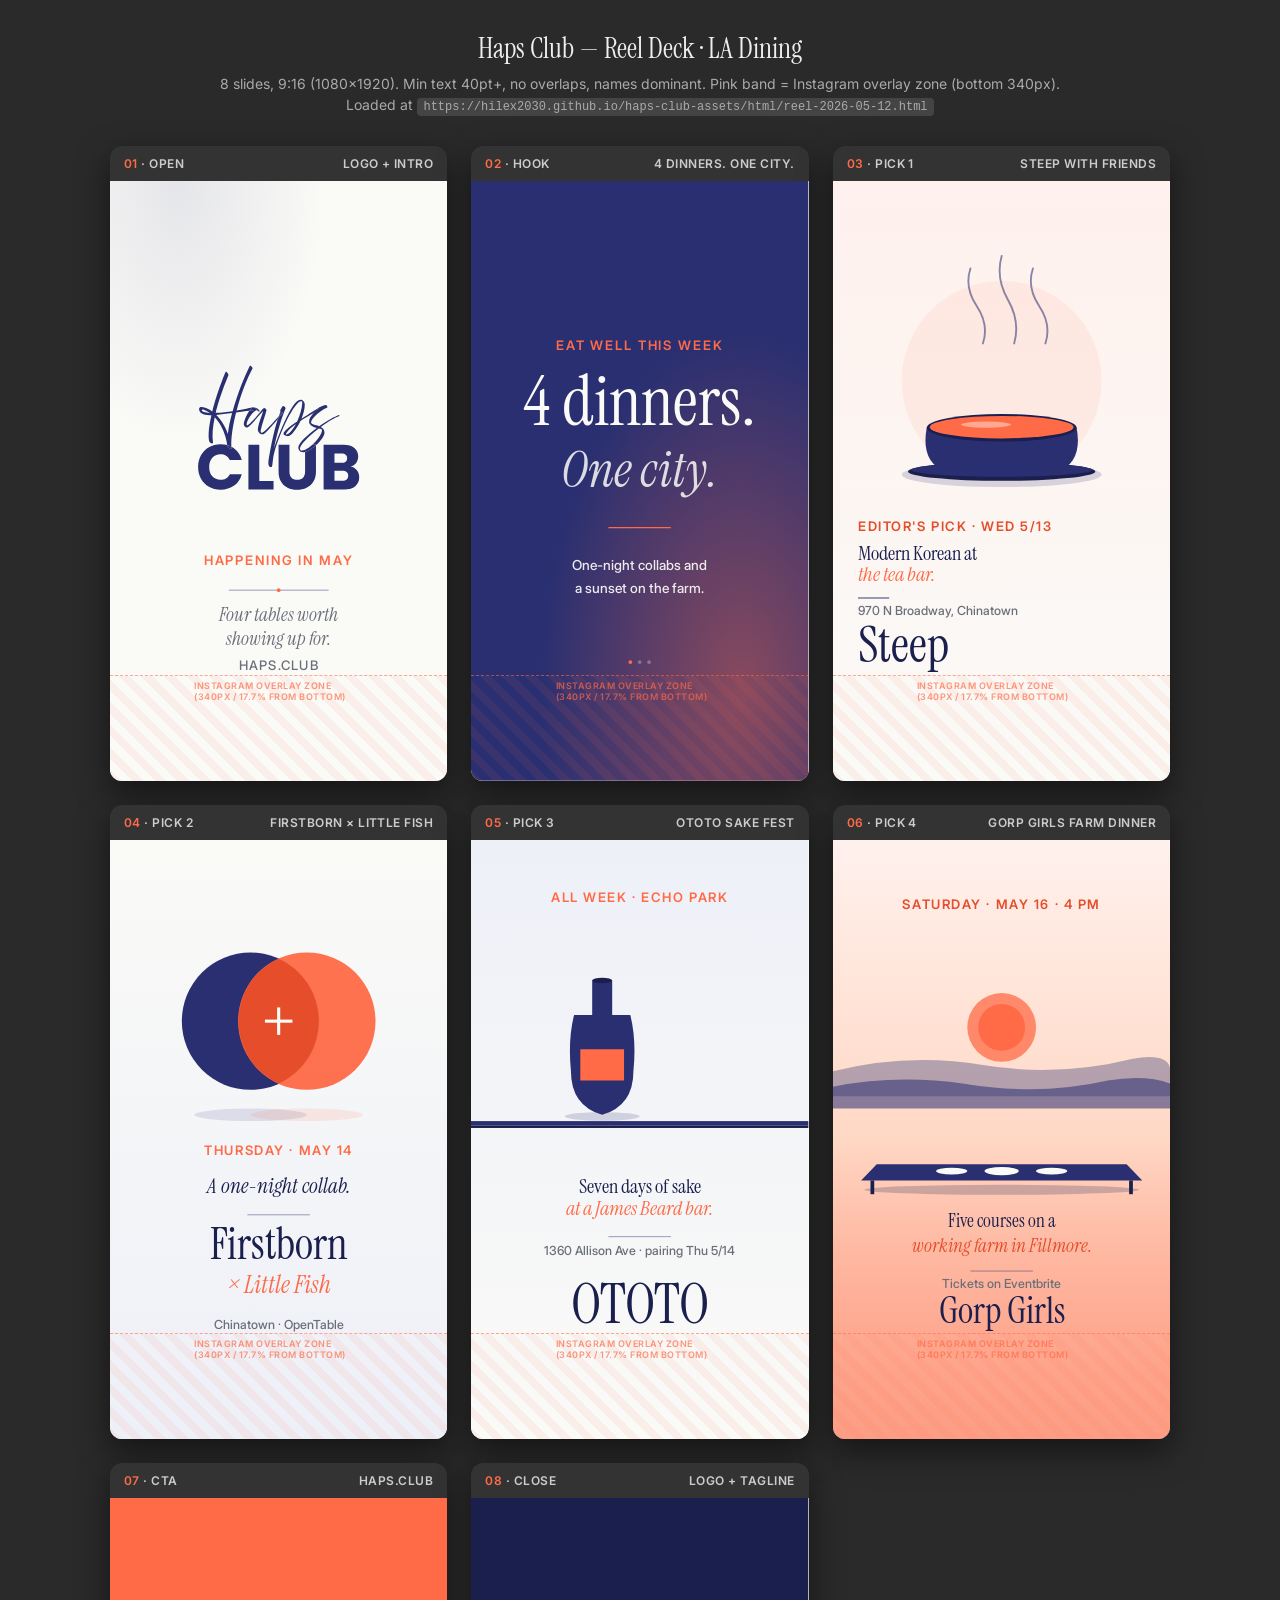
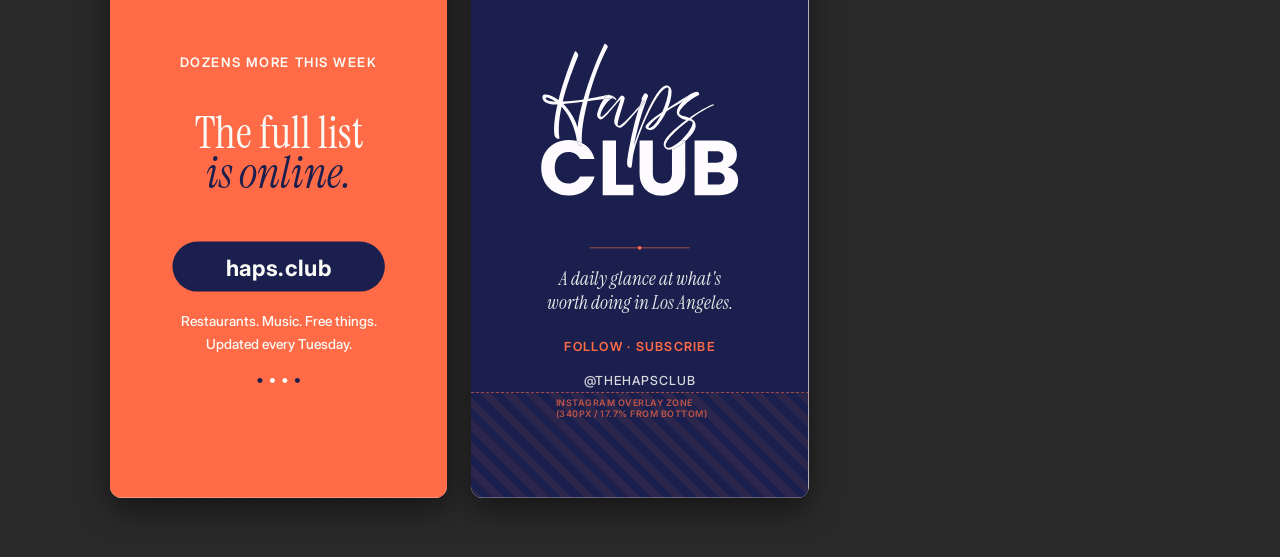
<file: html/reel-2026-05-12.html>
<!DOCTYPE html>
<html lang="en">
<head>
<meta charset="UTF-8">
<meta name="viewport" content="width=device-width, initial-scale=1.0">
<title>Haps Club — Reel · LA Dining This Week (May 12)</title>
<link href="https://fonts.googleapis.com/css2?family=Inter:wght@400;500;600;700;800&family=Instrument+Serif:ital@0;1&display=swap" rel="stylesheet">
<style>
  :root {
    --navy: #292f71;
    --navy-deep: #1a1f4d;
    --accent: #FF6B47;
    --accent-deep: #E54D2B;
    --bg: #FAFAF7;
    --ink: #0F1117;
    --ink-3: #6B6F7A;
    --sans: 'Inter', -apple-system, system-ui, sans-serif;
    --serif: 'Instrument Serif', Georgia, serif;
  }
  * { box-sizing: border-box; margin: 0; padding: 0; }
  body { background: #2a2a2a; font-family: var(--sans); padding: 30px 0 60px; min-height: 100vh; }
  .toolbar { max-width: 1100px; margin: 0 auto 30px; padding: 0 20px; color: #eee; text-align: center; }
  .toolbar h1 { font-family: var(--serif); font-size: 28px; font-weight: 400; margin-bottom: 6px; }
  .toolbar p { font-size: 14px; color: #aaa; line-height: 1.5; }
  .toolbar code { background: #444; padding: 2px 6px; border-radius: 4px; font-size: 12px; }
  .deck { max-width: 1100px; margin: 0 auto; display: grid; grid-template-columns: repeat(auto-fit, minmax(280px, 1fr)); gap: 24px; padding: 0 20px; }
  .slide-wrapper { background: #1a1a1a; border-radius: 12px; overflow: hidden; box-shadow: 0 12px 32px rgba(0,0,0,0.5); }
  .slide-label { background: #333; color: #ccc; padding: 10px 14px; font-size: 12px; font-weight: 600; letter-spacing: 0.04em; text-transform: uppercase; display: flex; justify-content: space-between; align-items: center; }
  .slide-label .num { color: var(--accent); }
  .slide { width: 100%; aspect-ratio: 9 / 16; position: relative; overflow: hidden; background: var(--bg); }
  .slide svg { width: 100%; height: 100%; display: block; }
  .safe-zone { position: absolute; left: 0; right: 0; bottom: 0; height: 17.7%; background: repeating-linear-gradient(45deg, rgba(255,107,71,0.08) 0, rgba(255,107,71,0.08) 8px, transparent 8px, transparent 16px); border-top: 1px dashed rgba(255,107,71,0.55); pointer-events: none; }
  .safe-zone::before { content: "Instagram overlay zone (340px / 17.7% from bottom)"; position: absolute; top: 4px; left: 50%; transform: translateX(-50%); font-size: 9px; color: #FF6B47; font-weight: 600; letter-spacing: 0.5px; text-transform: uppercase; opacity: 0.7; }
  @media print { body { background: #fff; padding: 0; } .toolbar, .safe-zone { display: none; } .deck { display: block; max-width: none; padding: 0; gap: 0; } .slide-wrapper { page-break-after: always; border-radius: 0; box-shadow: none; } .slide-label { display: none; } .slide { aspect-ratio: auto; width: 1080px; height: 1920px; } }
</style>
</head>
<body>

<svg width="0" height="0" style="position:absolute" aria-hidden="true">
  <defs>
    <symbol id="hc-logo-navy" viewBox="0 0 1100 1100">
      <g fill="#292f71">
        <path d="M425.07,448.57c1.12,0,2.23.07,3.31.19-3.45-1.45-7.15-2.19-10.19-1.46-5.61,1.27-36.72,9.18-79.82,16.07,20.91-78.8,51.26-159.38,80.07-211.65,3.06-5.61-12.75-18.87-14.03-12.5-27.8,55.34-62.73,144.84-85.94,227.21-26.27,3.83-55.34,7.14-85.17,8.42,21.17-86.45,56.36-168.56,63.75-188.7,2.04-5.61-10.97-23.46-14.28-16.07-6.63,14.79-43.61,107.1-66.56,198.39-16.83-12.75-34.94-20.91-52.79-22.7-6.63-.51-13.77.76-13.77,10.2,0,19.64,20.15,30.35,53.04,31.62h8.93c-10.71,47.43-17.09,93.33-12.24,125.97,2.04,13.26,21.68,19.89,20.4,11.22-5.87-36.98-1.02-82.62,8.67-128.01,47.18,49.47,61.97,123.68,62.99,140.25,0,.12.02.24.03.36,7.24,1.99,14.11,4.66,20.61,8.02-2.78-43.95,7.24-106.85,23.73-171.84,24.15-3.3,47.59-6.42,66.69-8.75,7.19-9.61,15.02-16.24,22.55-16.24ZM199.14,475.34c-16.06-.25-35.7-5.35-35.7-11.48s5.61-5.86,10.46-4.08c10.71,4.08,20.66,9.44,29.58,15.56h-4.34ZM294.51,581.68c-10.46-34.68-32.13-70.13-58.4-96.14,21.93-2.04,50.49-5.61,79.56-9.44-10.46,38.51-18.11,75.23-21.17,105.57Z"/>
        <path d="M464.59,575.05c-1.27,0-4.84-.76-4.84-5.35,0-19.89,28.82-98.69,28.82-107.87,0-6.89-7.65-11.48-11.22-11.48s-7.14,4.08-15.81,15.05c-8.67,10.97-57.89,72.68-69.87,72.68-.77,0-2.81-.25-2.81-3.06,0-27.54,36.72-73.19,50.75-73.19,5.61,0,11.48,10.2,14.54,5.87,1.91-2.86-9.82-17.13-25.76-18.94,8.69,3.65,15.76,11.83,6.64,12.56-7.88.63-19.13,1.87-32.5,3.49-15.46,20.67-27.94,55.13-27.94,67.14,0,8.93,8.67,16.83,13.77,16.83,17.34,0,57.38-59.16,83.64-83.39-9.44,31.11-26.78,72.68-26.78,94.35,0,9.43,10.46,23.21,23.72,23.21,9.18,0,25.76-18.62,44.12-39.27,11.21-12.73,22.96-26.38,32.85-37.95,1.81-5.45,3.56-10.49,5.27-15.22-25.78,29.49-72.71,84.54-86.57,84.54Z"/>
        <path d="M428.38,448.76c-1.09-.12-2.19-.19-3.31-.19-7.53,0-15.36,6.63-22.55,16.24,13.37-1.63,24.63-2.86,32.5-3.49,9.13-.73,2.05-8.91-6.64-12.56Z"/>
        <path d="M756.76,446.54c-5.93,3.26-57.31,35.95-91.99,57.62,9.95-23.46,16.58-48.45,16.58-69.87,0-18.11-11.99-25.76-21.67-25.76-45.65,0-121.64,207.83-133.88,248.89,31.37-149.43,58.4-199.16,58.91-205.53.51-6.38-9.69-12.24-13-11.22-3.06,1.02-10.2,14.79-13.52,21.93-.51,1.27-.25,2.81.25,3.83l.25.51c.51,1.28.51,2.29,0,3.57-2.41,6.22-4.91,12.76-7.53,20.01,6.95-7.95,12.37-14.04,15.18-16.69,3.57-3.31,5.1,1.79,3.32,3.83-.59.73-10.48,12.54-23.77,28.09-12.14,36.57-26.72,91.72-45.6,198.35-6.89,39.53,4.08,43.86,13.77,43.86,6.12,0,4.59-39.78,13.01-69.87,29.33-106.08,102.26-261.38,136.94-261.38,3.57,0,5.1,2.55,4.84,8.16-1.28,29.58-11.99,64.01-25.76,93.08-35.96,23.97-68.85,48.96-68.85,62.73,0,6.38,10.71,11.48,20.4,11.48,3.57,0,8.42-.51,13.26-3.83,15.56-11.48,36.21-40.04,51.77-72.68,24.81-16.37,50.03-30.81,66.45-39.84,5.96-5.98,12.02-11,16.76-14.73-2.14-1.17,15.21-15.25,13.88-14.53ZM591.58,583.47c-7.65.26-5.1-4.08-1.78-8.67,9.94-13.77,27.03-28.82,46.67-43.1-15.81,29.84-33.66,51.51-44.88,51.77Z"/>
        <path d="M566.34,473.81c-2.81,2.65-8.23,8.75-15.18,16.69-1.71,4.73-3.46,9.77-5.27,15.22,13.28-15.56,23.18-27.36,23.77-28.09,1.79-2.04.25-7.14-3.32-3.83Z"/>
        <path d="M780.53,575.31c0-13.26-4.33-22.18-18.36-29.58,35.7-26.01,71.91-47.94,93.33-55.08,1.53-.51-.77-5.36-2.55-4.85-21.93,7.4-60.69,29.84-98.69,56.61-3.06-1.27-6.38-2.55-9.95-3.57-14.28-4.34-31.11-6.38-31.11-15.3,0-21.68,55.34-65.54,79.05-73.95,6.38-2.29,1.27-14.54-5.61-14.54-5.87,0-20.52,5.5-31.11,12.24-5.61,3.57-4.66,4.47-6.14,5.89-1.09,1.06-2.76,1.01-5.1,5.04-1.33-.11-3.75.85-2.98,2.59-2.73,1.31-6.97,5.98-10.26,7.76-2.24,1.17.85.38-4.95,7.21-11.76,11.79-23.1,27.29-23.1,43.92,0,14.03,17.6,25.25,30.6,29.33,2.8.76,5.61,1.53,8.16,2.04-48.71,35.7-92.82,76.5-92.82,98.69,0,9.69,6.12,23.46,23.71,23.46,3.16,0,6.62-.53,10.29-1.51v-10.99c-4.98,2.13-9.81,3.56-14.37,4.08-7.91,1.02-11.47-4.33-11.47-9.18,0-21.17,45.65-64.77,94.86-102.26,9.44,1.79,16.07,3.57,16.07,8.92,0,16.32-22.27,49.13-48.61,73.3h18.25v2.69c23.55-20.85,42.85-46.41,42.85-62.99Z"/>
        <path d="M291.49,637.38c-10.49-2.88-21.75-4.33-33.8-4.33-21.76,0-41.23,4.86-58.4,14.56-17.18,9.71-30.56,23.25-40.16,40.64-9.6,17.39-14.4,37.17-14.4,59.36s4.8,41.92,14.4,59.2c9.6,17.28,22.98,30.78,40.16,40.48,17.17,9.71,36.64,14.56,58.4,14.56,26.67,0,49.49-6.98,68.48-20.96,18.98-13.97,31.68-33.12,38.08-57.44h-60.16c-4.48,9.39-10.83,16.54-19.04,21.44-8.21,4.91-17.55,7.36-28,7.36-16.85,0-30.51-5.87-40.96-17.6-10.46-11.73-15.68-27.41-15.68-47.04s5.22-35.31,15.68-47.04c10.45-11.73,24.1-17.6,40.96-17.6,10.45,0,19.79,2.46,28,7.36,8.21,4.91,14.56,12.05,19.04,21.44h60.16c-6.4-24.32-19.1-43.52-38.08-57.6-4.47-3.32-9.17-6.23-14.07-8.77.14,2.27.31,4.5.52,6.66,1.27,12.9-20.05.2-21.13-14.69Z"/>
        <path d="M312.62,652.06c-.21-2.16-.38-4.4-.52-6.66-6.5-3.36-13.36-6.04-20.61-8.02,1.09,14.89,22.4,27.59,21.13,14.69Z"/>
        <polygon points="452.56 635.61 397.84 635.61 397.84 860.24 524.24 860.24 524.24 818 452.56 818 452.56 635.61"/>
        <path d="M682.96,770c0,13.44-3.41,23.79-10.24,31.04-6.83,7.25-16.64,10.88-29.44,10.88s-22.51-3.62-29.12-10.88c-6.61-7.25-9.92-17.6-9.92-31.04v-134.4h-54.72v134.08c0,20.05,4.05,37.07,12.16,51.04,8.11,13.97,19.15,24.43,33.12,31.36,13.97,6.94,29.81,10.4,47.52,10.4s33.76-3.52,48.16-10.56c14.4-7.04,25.87-17.49,34.4-31.36,8.53-13.87,12.8-30.83,12.8-50.88v-131.39c-18,15.93-38.48,29.1-54.72,33.42v98.28Z"/>
        <path d="M719.43,635.61c-11.89,10.91-24.6,20.04-36.47,25.12v10.99c16.24-4.32,36.72-17.49,54.72-33.42v-2.69h-18.25Z"/>
        <path d="M943.44,764.4c-7.9-10.13-18.35-16.58-31.36-19.36,11.52-3.41,20.75-9.49,27.68-18.24,6.93-8.74,10.4-19.73,10.4-32.96,0-17.92-6.46-32.1-19.36-42.56-12.91-10.45-30.77-15.68-53.6-15.68h-101.12v224.64h104.64c23.46,0,41.76-5.49,54.88-16.48,13.12-10.98,19.68-25.86,19.68-44.64,0-13.01-3.95-24.58-11.84-34.72ZM830.79,679.44h35.84c8.96,0,15.84,2.03,20.64,6.08,4.8,4.05,7.2,9.92,7.2,17.6s-2.4,13.5-7.2,17.44c-4.8,3.95-11.68,5.92-20.64,5.92h-35.84v-47.04ZM892.4,809.84c-5.02,4.16-12.11,6.24-21.28,6.24h-40.32v-49.6h39.68c9.17,0,16.37,2.24,21.6,6.72,5.23,4.48,7.84,10.67,7.84,18.56s-2.51,13.92-7.52,18.08Z"/>
      </g>
    </symbol>
    <symbol id="hc-logo-white" viewBox="0 0 900 900">
      <g fill="#fdfbfd">
        <path d="M325.07,348.57c1.12,0,2.23.07,3.31.19-3.45-1.45-7.15-2.19-10.19-1.46-5.61,1.27-36.72,9.18-79.82,16.07,20.91-78.8,51.26-159.38,80.07-211.65,3.06-5.61-12.75-18.87-14.03-12.5-27.8,55.34-62.73,144.84-85.94,227.21-26.27,3.83-55.34,7.14-85.17,8.42,21.17-86.45,56.36-168.56,63.75-188.7,2.04-5.61-10.97-23.46-14.28-16.07-6.63,14.79-43.61,107.1-66.56,198.39-16.83-12.75-34.94-20.91-52.79-22.7-6.63-.51-13.77.76-13.77,10.2,0,19.64,20.15,30.35,53.04,31.62h8.93c-10.71,47.43-17.09,93.33-12.24,125.97,2.04,13.26,21.68,19.89,20.4,11.22-5.87-36.98-1.02-82.62,8.67-128.01,47.18,49.47,61.97,123.68,62.99,140.25,0,.12.02.24.03.36,7.24,1.99,14.11,4.66,20.61,8.02-2.78-43.95,7.24-106.85,23.73-171.84,24.15-3.3,47.59-6.42,66.69-8.75,7.19-9.61,15.02-16.24,22.55-16.24ZM99.14,375.34c-16.06-.25-35.7-5.35-35.7-11.48s5.61-5.86,10.46-4.08c10.71,4.08,20.66,9.44,29.58,15.56h-4.34ZM194.51,481.68c-10.46-34.68-32.13-70.13-58.4-96.14,21.93-2.04,50.49-5.61,79.56-9.44-10.46,38.51-18.11,75.23-21.17,105.57Z"/>
        <path d="M364.59,475.05c-1.27,0-4.84-.76-4.84-5.35,0-19.89,28.82-98.69,28.82-107.87,0-6.89-7.65-11.48-11.22-11.48s-7.14,4.08-15.81,15.05c-8.67,10.97-57.89,72.68-69.87,72.68-.77,0-2.81-.25-2.81-3.06,0-27.54,36.72-73.19,50.75-73.19,5.61,0,11.48,10.2,14.54,5.87,1.91-2.86-9.82-17.13-25.76-18.94,8.69,3.65,15.76,11.83,6.64,12.56-7.88.63-19.13,1.87-32.5,3.49-15.46,20.67-27.94,55.13-27.94,67.14,0,8.93,8.67,16.83,13.77,16.83,17.34,0,57.38-59.16,83.64-83.39-9.44,31.11-26.78,72.68-26.78,94.35,0,9.43,10.46,23.21,23.72,23.21,9.18,0,25.76-18.62,44.12-39.27,11.21-12.73,22.96-26.38,32.85-37.95,1.81-5.45,3.56-10.49,5.27-15.22-25.78,29.49-72.71,84.54-86.57,84.54Z"/>
        <path d="M328.38,348.76c-1.09-.12-2.19-.19-3.31-.19-7.53,0-15.36,6.63-22.55,16.24,13.37-1.63,24.63-2.86,32.5-3.49,9.13-.73,2.05-8.91-6.64-12.56Z"/>
        <path d="M656.76,346.54c-5.93,3.26-57.31,35.95-91.99,57.62,9.95-23.46,16.58-48.45,16.58-69.87,0-18.11-11.99-25.76-21.67-25.76-45.65,0-121.64,207.83-133.88,248.89,31.37-149.43,58.4-199.16,58.91-205.53.51-6.38-9.69-12.24-13-11.22-3.06,1.02-10.2,14.79-13.52,21.93-.51,1.27-.25,2.81.25,3.83l.25.51c.51,1.28.51,2.29,0,3.57-2.41,6.22-4.91,12.76-7.53,20.01,6.95-7.95,12.37-14.04,15.18-16.69,3.57-3.31,5.1,1.79,3.32,3.83-.59.73-10.48,12.54-23.77,28.09-12.14,36.57-26.72,91.72-45.6,198.35-6.89,39.53,4.08,43.86,13.77,43.86,6.12,0,4.59-39.78,13.01-69.87,29.33-106.08,102.26-261.38,136.94-261.38,3.57,0,5.1,2.55,4.84,8.16-1.28,29.58-11.99,64.01-25.76,93.08-35.96,23.97-68.85,48.96-68.85,62.73,0,6.38,10.71,11.48,20.4,11.48,3.57,0,8.42-.51,13.26-3.83,15.56-11.48,36.21-40.04,51.77-72.68,24.81-16.37,50.03-30.81,66.45-39.84,5.96-5.98,12.02-11,16.76-14.73-2.14-1.17,15.21-15.25,13.88-14.53ZM491.58,483.47c-7.65.26-5.1-4.08-1.78-8.67,9.94-13.77,27.03-28.82,46.67-43.1-15.81,29.84-33.66,51.51-44.88,51.77Z"/>
        <path d="M466.34,373.81c-2.81,2.65-8.23,8.75-15.18,16.69-1.71,4.73-3.46,9.77-5.27,15.22,13.28-15.56,23.18-27.36,23.77-28.09,1.79-2.04.25-7.14-3.32-3.83Z"/>
        <path d="M680.53,475.31c0-13.26-4.33-22.18-18.36-29.58,35.7-26.01,71.91-47.94,93.33-55.08,1.53-.51-.77-5.36-2.55-4.85-21.93,7.4-60.69,29.84-98.69,56.61-3.06-1.27-6.38-2.55-9.95-3.57-14.28-4.34-31.11-6.38-31.11-15.3,0-21.68,55.34-65.54,79.05-73.95,6.38-2.29,1.27-14.54-5.61-14.54-5.87,0-20.52,5.5-31.11,12.24-5.61,3.57-4.66,4.47-6.14,5.89-1.09,1.06-2.76,1.01-5.1,5.04-1.33-.11-3.75.85-2.98,2.59-2.73,1.31-6.97,5.98-10.26,7.76-2.24,1.17.85.38-4.95,7.21-11.76,11.79-23.1,27.29-23.1,43.92,0,14.03,17.6,25.25,30.6,29.33,2.8.76,5.61,1.53,8.16,2.04-48.71,35.7-92.82,76.5-92.82,98.69,0,9.69,6.12,23.46,23.71,23.46,3.16,0,6.62-.53,10.29-1.51v-10.99c-4.98,2.13-9.81,3.56-14.37,4.08-7.91,1.02-11.47-4.33-11.47-9.18,0-21.17,45.65-64.77,94.86-102.26,9.44,1.79,16.07,3.57,16.07,8.92,0,16.32-22.27,49.13-48.61,73.3h18.25v2.69c23.55-20.85,42.85-46.41,42.85-62.99Z"/>
        <path d="M191.49,537.38c-10.49-2.88-21.75-4.33-33.8-4.33-21.76,0-41.23,4.86-58.4,14.56-17.18,9.71-30.56,23.25-40.16,40.64-9.6,17.39-14.4,37.17-14.4,59.36s4.8,41.92,14.4,59.2c9.6,17.28,22.98,30.78,40.16,40.48,17.17,9.71,36.64,14.56,58.4,14.56,26.67,0,49.49-6.98,68.48-20.96,18.98-13.97,31.68-33.12,38.08-57.44h-60.16c-4.48,9.39-10.83,16.54-19.04,21.44-8.21,4.91-17.55,7.36-28,7.36-16.85,0-30.51-5.87-40.96-17.6-10.46-11.73-15.68-27.41-15.68-47.04s5.22-35.31,15.68-47.04c10.45-11.73,24.1-17.6,40.96-17.6,10.45,0,19.79,2.46,28,7.36,8.21,4.91,14.56,12.05,19.04,21.44h60.16c-6.4-24.32-19.1-43.52-38.08-57.6-4.47-3.32-9.17-6.23-14.07-8.77.14,2.27.31,4.5.52,6.66,1.27,12.9-20.05.2-21.13-14.69Z"/>
        <path d="M212.62,552.06c-.21-2.16-.38-4.4-.52-6.66-6.5-3.36-13.36-6.04-20.61-8.02,1.09,14.89,22.4,27.59,21.13,14.69Z"/>
        <polygon points="352.56 535.61 297.84 535.61 297.84 760.24 424.24 760.24 424.24 718 352.56 718 352.56 535.61"/>
        <path d="M582.96,670c0,13.44-3.41,23.79-10.24,31.04-6.83,7.25-16.64,10.88-29.44,10.88s-22.51-3.62-29.12-10.88c-6.61-7.25-9.92-17.6-9.92-31.04v-134.4h-54.72v134.08c0,20.05,4.05,37.07,12.16,51.04,8.11,13.97,19.15,24.43,33.12,31.36,13.97,6.94,29.81,10.4,47.52,10.4s33.76-3.52,48.16-10.56c14.4-7.04,25.87-17.49,34.4-31.36,8.53-13.87,12.8-30.83,12.8-50.88v-131.39c-18,15.93-38.48,29.1-54.72,33.42v98.28Z"/>
        <path d="M619.43,535.61c-11.89,10.91-24.6,20.04-36.47,25.12v10.99c16.24-4.32,36.72-17.49,54.72-33.42v-2.69h-18.25Z"/>
        <path d="M843.44,664.4c-7.9-10.13-18.35-16.58-31.36-19.36,11.52-3.41,20.75-9.49,27.68-18.24,6.93-8.74,10.4-19.73,10.4-32.96,0-17.92-6.46-32.1-19.36-42.56-12.91-10.45-30.77-15.68-53.6-15.68h-101.12v224.64h104.64c23.46,0,41.76-5.49,54.88-16.48,13.12-10.98,19.68-25.86,19.68-44.64,0-13.01-3.95-24.58-11.84-34.72ZM730.79,579.44h35.84c8.96,0,15.84,2.03,20.64,6.08,4.8,4.05,7.2,9.92,7.2,17.6s-2.4,13.5-7.2,17.44c-4.8,3.95-11.68,5.92-20.64,5.92h-35.84v-47.04ZM792.4,709.84c-5.02,4.16-12.11,6.24-21.28,6.24h-40.32v-49.6h39.68c9.17,0,16.37,2.24,21.6,6.72,5.23,4.48,7.84,10.67,7.84,18.56s-2.51,13.92-7.52,18.08Z"/>
      </g>
    </symbol>
  </defs>
</svg>

<div class="toolbar">
  <h1>Haps Club — Reel Deck · LA Dining</h1>
  <p>8 slides, 9:16 (1080×1920). Min text 40pt+, no overlaps, names dominant. Pink band = Instagram overlay zone (bottom 340px).<br>Loaded at <code>https://hilex2030.github.io/haps-club-assets/html/reel-2026-05-12.html</code></p>
</div>

<div class="deck">

  <div class="slide-wrapper">
    <div class="slide-label"><span><span class="num">01</span> · Open</span><span>Logo + intro</span></div>
    <div class="slide">
      <svg viewBox="0 0 1080 1920" xmlns="http://www.w3.org/2000/svg" preserveAspectRatio="xMidYMid slice">
        <defs><radialGradient id="s1-bg" cx="20%" cy="0%" r="80%"><stop offset="0%" stop-color="#292f71" stop-opacity="0.10"/><stop offset="55%" stop-color="#292f71" stop-opacity="0"/></radialGradient></defs>
        <rect width="1080" height="1920" fill="#FAFAF7"/>
        <rect width="1080" height="1920" fill="url(#s1-bg)"/>
        <use href="#hc-logo-navy" x="190" y="440" width="700" height="700"/>
        <text x="540" y="1230" font-family="Inter, sans-serif" font-size="42" font-weight="600" text-anchor="middle" fill="#FF6B47" letter-spacing="6">HAPPENING IN MAY</text>
        <line x1="380" y1="1310" x2="700" y2="1310" stroke="#292f71" stroke-width="1.5"/>
        <circle cx="540" cy="1310" r="6" fill="#FF6B47"/>
        <text x="540" y="1410" font-family="Instrument Serif, Georgia, serif" font-style="italic" font-size="60" text-anchor="middle" fill="#6B6F7A">Four tables worth</text>
        <text x="540" y="1485" font-family="Instrument Serif, Georgia, serif" font-style="italic" font-size="60" text-anchor="middle" fill="#6B6F7A">showing up for.</text>
        <text x="540" y="1565" font-family="Inter, sans-serif" font-size="42" font-weight="500" text-anchor="middle" fill="#6B6F7A" letter-spacing="4">HAPS.CLUB</text>
      </svg>
      <div class="safe-zone"></div>
    </div>
  </div>

  <div class="slide-wrapper">
    <div class="slide-label"><span><span class="num">02</span> · Hook</span><span>4 dinners. One city.</span></div>
    <div class="slide">
      <svg viewBox="0 0 1080 1920" xmlns="http://www.w3.org/2000/svg" preserveAspectRatio="xMidYMid slice">
        <rect width="1080" height="1920" fill="#292f71"/>
        <defs><radialGradient id="s2-glow" cx="80%" cy="85%" r="60%"><stop offset="0%" stop-color="#FF6B47" stop-opacity="0.45"/><stop offset="100%" stop-color="#FF6B47" stop-opacity="0"/></radialGradient></defs>
        <rect width="1080" height="1920" fill="url(#s2-glow)"/>
        <text x="540" y="540" font-family="Inter, sans-serif" font-size="42" font-weight="600" text-anchor="middle" fill="#FF6B47" letter-spacing="6">EAT WELL THIS WEEK</text>
        <text x="540" y="780" font-family="Instrument Serif, Georgia, serif" font-size="220" text-anchor="middle" fill="#FAFAF7">4 dinners.</text>
        <text x="540" y="980" font-family="Instrument Serif, Georgia, serif" font-style="italic" font-size="160" text-anchor="middle" fill="#FAFAF7" opacity="0.85">One city.</text>
        <line x1="440" y1="1110" x2="640" y2="1110" stroke="#FF6B47" stroke-width="4"/>
        <text x="540" y="1245" font-family="Inter, sans-serif" font-size="44" font-weight="500" text-anchor="middle" fill="#FAFAF7" opacity="0.92">One-night collabs and</text>
        <text x="540" y="1320" font-family="Inter, sans-serif" font-size="44" font-weight="500" text-anchor="middle" fill="#FAFAF7" opacity="0.92">a sunset on the farm.</text>
        <g transform="translate(540, 1540)">
          <circle cx="-30" cy="0" r="6" fill="#FF6B47"/>
          <circle cx="0" cy="0" r="6" fill="#FAFAF7" opacity="0.3"/>
          <circle cx="30" cy="0" r="6" fill="#FAFAF7" opacity="0.3"/>
        </g>
      </svg>
      <div class="safe-zone"></div>
    </div>
  </div>

  <div class="slide-wrapper">
    <div class="slide-label"><span><span class="num">03</span> · Pick 1</span><span>Steep with Friends</span></div>
    <div class="slide">
      <svg viewBox="0 0 1080 1920" xmlns="http://www.w3.org/2000/svg" preserveAspectRatio="xMidYMid slice">
        <defs><linearGradient id="s3-bg" x1="0%" y1="0%" x2="0%" y2="100%"><stop offset="0%" stop-color="#FFF1ED"/><stop offset="100%" stop-color="#FAFAF7"/></linearGradient></defs>
        <rect width="1080" height="1920" fill="url(#s3-bg)"/>
        <circle cx="540" cy="640" r="320" fill="#FF6B47" opacity="0.08"/>
        <g stroke="#292f71" stroke-width="6" fill="none" stroke-linecap="round" opacity="0.55">
          <path d="M 440,280 Q 420,340 460,400 Q 500,460 480,520"/>
          <path d="M 540,240 Q 520,310 560,380 Q 600,450 580,520"/>
          <path d="M 640,280 Q 620,340 660,400 Q 700,460 680,520"/>
        </g>
        <g transform="translate(540, 760)">
          <ellipse cx="0" cy="180" rx="320" ry="40" fill="#292f71" opacity="0.18"/>
          <ellipse cx="0" cy="170" rx="300" ry="30" fill="#1a1f4d"/>
          <ellipse cx="0" cy="165" rx="290" ry="22" fill="#292f71"/>
          <path d="M -240,30 Q -260,140 -180,170 L 180,170 Q 260,140 240,30 Z" fill="#292f71"/>
          <ellipse cx="0" cy="30" rx="240" ry="44" fill="#1a1f4d"/>
          <ellipse cx="0" cy="28" rx="230" ry="36" fill="#FF6B47"/>
          <ellipse cx="-50" cy="20" rx="80" ry="10" fill="#FFF1ED" opacity="0.45"/>
        </g>
        <text x="80" y="1120" font-family="Inter, sans-serif" font-size="42" font-weight="600" fill="#E54D2B" letter-spacing="5">EDITOR'S PICK · WED 5/13</text>
        <text x="80" y="1215" font-family="Instrument Serif, Georgia, serif" font-size="64" fill="#1a1f4d">Modern Korean at</text>
        <text x="80" y="1280" font-family="Instrument Serif, Georgia, serif" font-style="italic" font-size="64" fill="#FF6B47">the tea bar.</text>
        <line x1="80" y1="1335" x2="180" y2="1335" stroke="#292f71" stroke-width="3"/>
        <text x="80" y="1390" font-family="Inter, sans-serif" font-size="40" font-weight="500" fill="#6B6F7A">970 N Broadway, Chinatown</text>
        <text x="80" y="1540" font-family="Instrument Serif, Georgia, serif" font-size="160" font-weight="500" fill="#1a1f4d">Steep</text>
      </svg>
      <div class="safe-zone"></div>
    </div>
  </div>

  <div class="slide-wrapper">
    <div class="slide-label"><span><span class="num">04</span> · Pick 2</span><span>Firstborn × Little Fish</span></div>
    <div class="slide">
      <svg viewBox="0 0 1080 1920" xmlns="http://www.w3.org/2000/svg" preserveAspectRatio="xMidYMid slice">
        <defs><linearGradient id="s4-bg" x1="0%" y1="0%" x2="0%" y2="100%"><stop offset="0%" stop-color="#FAFAF7"/><stop offset="100%" stop-color="#EEF0F8"/></linearGradient></defs>
        <rect width="1080" height="1920" fill="url(#s4-bg)"/>
        <g transform="translate(540, 580)">
          <ellipse cx="-90" cy="300" rx="180" ry="20" fill="#292f71" opacity="0.12"/>
          <ellipse cx="90" cy="300" rx="180" ry="20" fill="#FF6B47" opacity="0.12"/>
          <circle cx="-90" cy="0" r="220" fill="#292f71"/>
          <circle cx="90" cy="0" r="220" fill="#FF6B47" opacity="0.95"/>
          <path d="M 0,-200 A 220,220 0 0,1 0,200 A 220,220 0 0,1 0,-200 Z" fill="#E54D2B"/>
          <g fill="#FAFAF7"><rect x="-5" y="-44" width="10" height="88"/><rect x="-44" y="-5" width="88" height="10"/></g>
        </g>
        <text x="540" y="1010" font-family="Inter, sans-serif" font-size="42" font-weight="600" text-anchor="middle" fill="#FF6B47" letter-spacing="5">THURSDAY · MAY 14</text>
        <text x="540" y="1130" font-family="Instrument Serif, Georgia, serif" font-style="italic" font-size="68" text-anchor="middle" fill="#1a1f4d">A one-night collab.</text>
        <line x1="440" y1="1200" x2="640" y2="1200" stroke="#292f71" stroke-width="1.5"/>
        <text x="540" y="1340" font-family="Instrument Serif, Georgia, serif" font-size="140" font-weight="500" text-anchor="middle" fill="#1a1f4d">Firstborn</text>
        <text x="540" y="1450" font-family="Instrument Serif, Georgia, serif" font-style="italic" font-size="80" text-anchor="middle" fill="#FF6B47">× Little Fish</text>
        <text x="540" y="1565" font-family="Inter, sans-serif" font-size="40" font-weight="500" text-anchor="middle" fill="#6B6F7A">Chinatown · OpenTable</text>
      </svg>
      <div class="safe-zone"></div>
    </div>
  </div>

  <div class="slide-wrapper">
    <div class="slide-label"><span><span class="num">05</span> · Pick 3</span><span>OTOTO Sake Fest</span></div>
    <div class="slide">
      <svg viewBox="0 0 1080 1920" xmlns="http://www.w3.org/2000/svg" preserveAspectRatio="xMidYMid slice">
        <defs><linearGradient id="s5-bg" x1="0%" y1="0%" x2="0%" y2="100%"><stop offset="0%" stop-color="#EEF0F8"/><stop offset="100%" stop-color="#FAFAF7"/></linearGradient></defs>
        <rect width="1080" height="1920" fill="url(#s5-bg)"/>
        <rect x="0" y="900" width="1080" height="14" fill="#292f71"/>
        <rect x="0" y="914" width="1080" height="8" fill="#1a1f4d"/>
        <g transform="translate(420, 560)">
          <ellipse cx="0" cy="325" rx="120" ry="14" fill="#292f71" opacity="0.18"/>
          <path d="M -90,0 Q -110,80 -100,180 Q -100,290 0,320 Q 100,290 100,180 Q 110,80 90,0 Z" fill="#292f71"/>
          <rect x="-32" y="-110" width="64" height="120" fill="#292f71"/>
          <ellipse cx="0" cy="-110" rx="32" ry="9" fill="#1a1f4d"/>
          <rect x="-70" y="110" width="140" height="100" fill="#FF6B47"/>
        </g>
        <text x="540" y="200" font-family="Inter, sans-serif" font-size="42" font-weight="600" text-anchor="middle" fill="#FF6B47" letter-spacing="5">ALL WEEK · ECHO PARK</text>
        <text x="540" y="1130" font-family="Instrument Serif, Georgia, serif" font-size="64" text-anchor="middle" fill="#1a1f4d">Seven days of sake</text>
        <text x="540" y="1200" font-family="Instrument Serif, Georgia, serif" font-style="italic" font-size="64" text-anchor="middle" fill="#FF6B47">at a James Beard bar.</text>
        <line x1="440" y1="1270" x2="640" y2="1270" stroke="#292f71" stroke-width="1.5"/>
        <text x="540" y="1330" font-family="Inter, sans-serif" font-size="40" font-weight="500" text-anchor="middle" fill="#6B6F7A">1360 Allison Ave · pairing Thu 5/14</text>
        <text x="540" y="1545" font-family="Instrument Serif, Georgia, serif" font-size="180" font-weight="500" text-anchor="middle" fill="#1a1f4d">OTOTO</text>
      </svg>
      <div class="safe-zone"></div>
    </div>
  </div>

  <div class="slide-wrapper">
    <div class="slide-label"><span><span class="num">06</span> · Pick 4</span><span>Gorp Girls Farm Dinner</span></div>
    <div class="slide">
      <svg viewBox="0 0 1080 1920" xmlns="http://www.w3.org/2000/svg" preserveAspectRatio="xMidYMid slice">
        <defs><linearGradient id="s6-sky" x1="0%" y1="0%" x2="0%" y2="100%"><stop offset="0%" stop-color="#FFF1ED"/><stop offset="50%" stop-color="#FFD8C5"/><stop offset="100%" stop-color="#FF6B47" stop-opacity="0.65"/></linearGradient></defs>
        <rect width="1080" height="1920" fill="url(#s6-sky)"/>
        <circle cx="540" cy="600" r="110" fill="#FF6B47" opacity="0.75"/>
        <circle cx="540" cy="600" r="75" fill="#FF6B47"/>
        <path d="M 0,740 Q 240,680 480,720 Q 720,760 960,700 Q 1080,680 1080,740 L 1080,820 L 0,820 Z" fill="#292f71" opacity="0.35"/>
        <path d="M 0,790 Q 200,750 420,780 Q 660,820 880,770 Q 1000,750 1080,780 L 1080,860 L 0,860 Z" fill="#292f71" opacity="0.55"/>
        <g transform="translate(540, 1060)">
          <ellipse cx="0" cy="60" rx="440" ry="16" fill="#1a1f4d" opacity="0.22"/>
          <path d="M -400,-22 L 400,-22 L 450,30 L -450,30 Z" fill="#292f71"/>
          <rect x="-420" y="30" width="12" height="44" fill="#1a1f4d"/>
          <rect x="408" y="30" width="12" height="44" fill="#1a1f4d"/>
          <ellipse cx="-160" cy="0" rx="50" ry="11" fill="#FAFAF7"/>
          <ellipse cx="0" cy="0" rx="55" ry="13" fill="#FAFAF7"/>
          <ellipse cx="160" cy="0" rx="50" ry="11" fill="#FAFAF7"/>
        </g>
        <text x="540" y="220" font-family="Inter, sans-serif" font-size="42" font-weight="600" text-anchor="middle" fill="#E54D2B" letter-spacing="5">SATURDAY · MAY 16 · 4 PM</text>
        <text x="540" y="1240" font-family="Instrument Serif, Georgia, serif" font-size="60" text-anchor="middle" fill="#1a1f4d">Five courses on a</text>
        <text x="540" y="1320" font-family="Instrument Serif, Georgia, serif" font-style="italic" font-size="60" text-anchor="middle" fill="#E54D2B">working farm in Fillmore.</text>
        <line x1="440" y1="1380" x2="640" y2="1380" stroke="#292f71" stroke-width="1.5"/>
        <text x="540" y="1435" font-family="Inter, sans-serif" font-size="40" font-weight="500" text-anchor="middle" fill="#6B6F7A">Tickets on Eventbrite</text>
        <text x="540" y="1545" font-family="Instrument Serif, Georgia, serif" font-size="120" font-weight="500" text-anchor="middle" fill="#1a1f4d">Gorp Girls</text>
      </svg>
      <div class="safe-zone"></div>
    </div>
  </div>

  <div class="slide-wrapper">
    <div class="slide-label"><span><span class="num">07</span> · CTA</span><span>haps.club</span></div>
    <div class="slide">
      <svg viewBox="0 0 1080 1920" xmlns="http://www.w3.org/2000/svg" preserveAspectRatio="xMidYMid slice">
        <rect width="1080" height="1920" fill="#FF6B47"/>
        <text x="540" y="540" font-family="Inter, sans-serif" font-size="42" font-weight="600" text-anchor="middle" fill="#FAFAF7" letter-spacing="5">DOZENS MORE THIS WEEK</text>
        <g transform="translate(540, 800)">
          <text x="0" y="0" font-family="Instrument Serif, Georgia, serif" font-size="140" text-anchor="middle" fill="#FAFAF7">The full list</text>
          <text x="0" y="130" font-family="Instrument Serif, Georgia, serif" font-style="italic" font-size="140" text-anchor="middle" fill="#1a1f4d">is online.</text>
        </g>
        <g transform="translate(540, 1180)">
          <rect x="-340" y="-80" width="680" height="160" rx="80" fill="#1a1f4d"/>
          <text x="0" y="30" font-family="Inter, sans-serif" font-size="72" font-weight="700" text-anchor="middle" fill="#FAFAF7" letter-spacing="2">haps.club</text>
        </g>
        <text x="540" y="1370" font-family="Inter, sans-serif" font-size="44" font-weight="500" text-anchor="middle" fill="#FAFAF7">Restaurants. Music. Free things.</text>
        <text x="540" y="1445" font-family="Inter, sans-serif" font-size="44" font-weight="500" text-anchor="middle" fill="#FAFAF7">Updated every Tuesday.</text>
        <g transform="translate(540, 1545)">
          <circle cx="-60" cy="0" r="8" fill="#1a1f4d"/>
          <circle cx="-20" cy="0" r="8" fill="#FAFAF7"/>
          <circle cx="20" cy="0" r="8" fill="#FAFAF7"/>
          <circle cx="60" cy="0" r="8" fill="#1a1f4d"/>
        </g>
      </svg>
      <div class="safe-zone"></div>
    </div>
  </div>

  <div class="slide-wrapper">
    <div class="slide-label"><span><span class="num">08</span> · Close</span><span>Logo + tagline</span></div>
    <div class="slide">
      <svg viewBox="0 0 1080 1920" xmlns="http://www.w3.org/2000/svg" preserveAspectRatio="xMidYMid slice">
        <rect width="1080" height="1920" fill="#1a1f4d"/>
        <use href="#hc-logo-white" x="190" y="360" width="700" height="700"/>
        <line x1="380" y1="1120" x2="700" y2="1120" stroke="#FF6B47" stroke-width="2"/>
        <circle cx="540" cy="1120" r="6" fill="#FF6B47"/>
        <text x="540" y="1240" font-family="Instrument Serif, Georgia, serif" font-style="italic" font-size="60" text-anchor="middle" fill="#FAFAF7" opacity="0.92">A daily glance at what's</text>
        <text x="540" y="1315" font-family="Instrument Serif, Georgia, serif" font-style="italic" font-size="60" text-anchor="middle" fill="#FAFAF7" opacity="0.92">worth doing in Los Angeles.</text>
        <text x="540" y="1450" font-family="Inter, sans-serif" font-size="40" font-weight="600" text-anchor="middle" fill="#FF6B47" letter-spacing="4">FOLLOW · SUBSCRIBE</text>
        <text x="540" y="1560" font-family="Inter, sans-serif" font-size="40" font-weight="500" text-anchor="middle" fill="#FAFAF7" opacity="0.85" letter-spacing="3">@THEHAPSCLUB</text>
      </svg>
      <div class="safe-zone"></div>
    </div>
  </div>

</div>

</body>
</html>
</file>
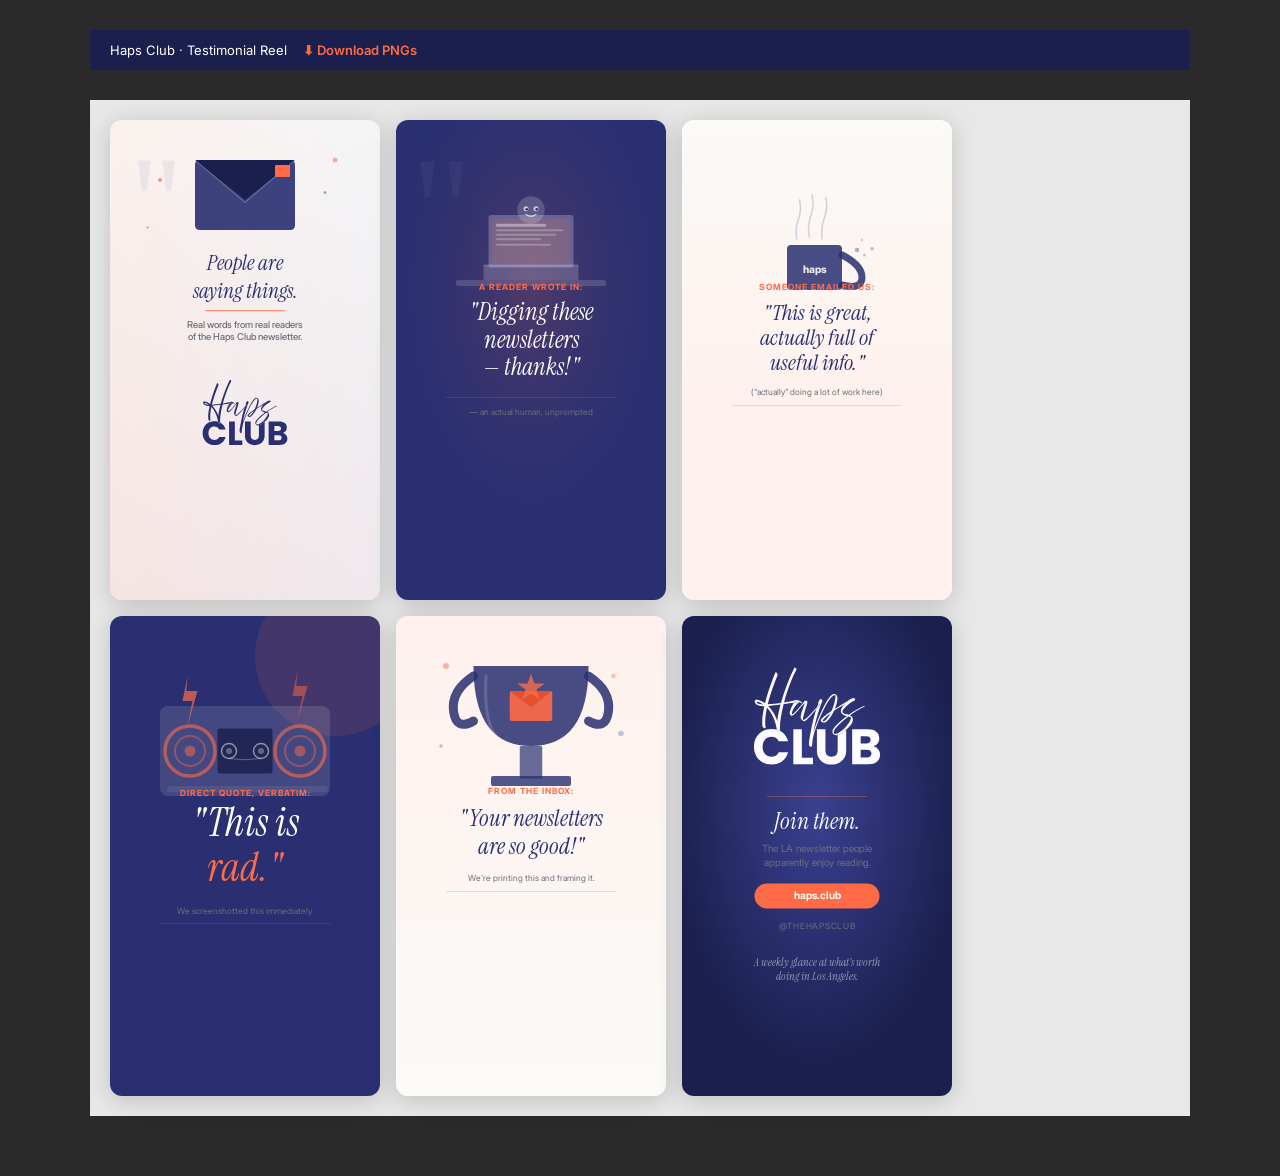
<file: html/reel-testimonial.html>
<!DOCTYPE html>
<html lang="en">
<head>
<meta charset="UTF-8">
<meta name="viewport" content="width=device-width, initial-scale=1.0">
<title>Haps Club — People Are Saying Things</title>
<link href="https://fonts.googleapis.com/css2?family=Inter:wght@400;500;600;700;800&family=Instrument+Serif:ital@0;1&display=swap" rel="stylesheet">
<style>
  :root {
    --navy: #292f71;
    --navy-deep: #1a1f4d;
    --navy-tint: #EEF0F8;
    --accent: #FF6B47;
    --accent-deep: #E54D2B;
    --accent-tint: #FFF1ED;
    --bg: #FAFAF7;
    --ink: #0F1117;
    --ink-3: #6B6F7A;
    --sans: 'Inter', -apple-system, system-ui, sans-serif;
    --serif: 'Instrument Serif', Georgia, serif;
  }
  * { box-sizing: border-box; margin: 0; padding: 0; }
  body {
    background: #2a2a2a;
    font-family: var(--sans);
    padding: 30px 0 60px;
    min-height: 100vh;
  }
  .toolbar {
    max-width: 1100px;
    margin: 0 auto 30px;
    padding: 0 20px;
    color: #eee;
    text-align: center;
  }
  .toolbar h1 { font-family: var(--serif); font-size: 28px; font-weight: 400; margin-bottom: 6px; }
  .toolbar p { font-size: 14px; color: #aaa; line-height: 1.5; }
  .toolbar code { background: #444; padding: 2px 6px; border-radius: 4px; font-size: 12px; }
  .deck {
    max-width: 1100px;
    margin: 0 auto;
    display: grid;
    grid-template-columns: repeat(auto-fit, minmax(280px, 1fr));
    gap: 24px;
    padding: 0 20px;
  }
  .slide-wrapper {
    background: #1a1a1a;
    border-radius: 12px;
    overflow: hidden;
    box-shadow: 0 12px 32px rgba(0,0,0,0.5);
  }
  .slide-label {
    background: #333;
    color: #ccc;
    padding: 10px 14px;
    font-size: 12px;
    font-weight: 600;
    letter-spacing: 0.04em;
    text-transform: uppercase;
    display: flex;
    justify-content: space-between;
    align-items: center;
  }
  .slide-label .num { color: var(--accent); }
  .slide {
    width: 100%;
    aspect-ratio: 9 / 16;
    position: relative;
    overflow: hidden;
    background: var(--bg);
  }
  .slide svg {
    width: 100%;
    height: 100%;
    display: block;
  }

  @media print {
    body { background: #fff; padding: 0; }
    .toolbar { display: none; }
    .deck { display: block; max-width: none; padding: 0; gap: 0; }
    .slide-wrapper { page-break-after: always; border-radius: 0; box-shadow: none; }
    .slide-label { display: none; }
    .slide { aspect-ratio: auto; width: 1080px; height: 1920px; }
  }
</style>
<style>
  .deck { display:flex; flex-wrap:wrap; gap:16px; padding:20px; background:#e8e8e8; }
  .slide-wrap { position:relative; width:270px; height:480px; overflow:hidden; border-radius:12px; box-shadow:0 4px 24px rgba(0,0,0,.18); }
  .slide-wrap svg { width:100%; height:100%; display:block; }
  .toolbar { background:#1a1f4d; color:#fff; padding:12px 20px; font-family:'Inter',sans-serif; font-size:13px; display:flex; gap:16px; align-items:center; }
  .toolbar a { color:#FF6B47; text-decoration:none; font-weight:600; }
</style>
</head>
<body>
<div class="toolbar">
  <span>Haps Club · Testimonial Reel</span>
  <a href="download-testimonial-reel.html">⬇ Download PNGs</a>
</div>

<svg style="display:none">
  <defs>
<symbol id="hc-logo-navy" viewBox="0 0 1100 1100">
      <g fill="#292f71">
        <path d="M425.07,448.57c1.12,0,2.23.07,3.31.19-3.45-1.45-7.15-2.19-10.19-1.46-5.61,1.27-36.72,9.18-79.82,16.07,20.91-78.8,51.26-159.38,80.07-211.65,3.06-5.61-12.75-18.87-14.03-12.5-27.8,55.34-62.73,144.84-85.94,227.21-26.27,3.83-55.34,7.14-85.17,8.42,21.17-86.45,56.36-168.56,63.75-188.7,2.04-5.61-10.97-23.46-14.28-16.07-6.63,14.79-43.61,107.1-66.56,198.39-16.83-12.75-34.94-20.91-52.79-22.7-6.63-.51-13.77.76-13.77,10.2,0,19.64,20.15,30.35,53.04,31.62h8.93c-10.71,47.43-17.09,93.33-12.24,125.97,2.04,13.26,21.68,19.89,20.4,11.22-5.87-36.98-1.02-82.62,8.67-128.01,47.18,49.47,61.97,123.68,62.99,140.25,0,.12.02.24.03.36,7.24,1.99,14.11,4.66,20.61,8.02-2.78-43.95,7.24-106.85,23.73-171.84,24.15-3.3,47.59-6.42,66.69-8.75,7.19-9.61,15.02-16.24,22.55-16.24ZM199.14,475.34c-16.06-.25-35.7-5.35-35.7-11.48s5.61-5.86,10.46-4.08c10.71,4.08,20.66,9.44,29.58,15.56h-4.34ZM294.51,581.68c-10.46-34.68-32.13-70.13-58.4-96.14,21.93-2.04,50.49-5.61,79.56-9.44-10.46,38.51-18.11,75.23-21.17,105.57Z"/>
        <path d="M464.59,575.05c-1.27,0-4.84-.76-4.84-5.35,0-19.89,28.82-98.69,28.82-107.87,0-6.89-7.65-11.48-11.22-11.48s-7.14,4.08-15.81,15.05c-8.67,10.97-57.89,72.68-69.87,72.68-.77,0-2.81-.25-2.81-3.06,0-27.54,36.72-73.19,50.75-73.19,5.61,0,11.48,10.2,14.54,5.87,1.91-2.86-9.82-17.13-25.76-18.94,8.69,3.65,15.76,11.83,6.64,12.56-7.88.63-19.13,1.87-32.5,3.49-15.46,20.67-27.94,55.13-27.94,67.14,0,8.93,8.67,16.83,13.77,16.83,17.34,0,57.38-59.16,83.64-83.39-9.44,31.11-26.78,72.68-26.78,94.35,0,9.43,10.46,23.21,23.72,23.21,9.18,0,25.76-18.62,44.12-39.27,11.21-12.73,22.96-26.38,32.85-37.95,1.81-5.45,3.56-10.49,5.27-15.22-25.78,29.49-72.71,84.54-86.57,84.54Z"/>
        <path d="M428.38,448.76c-1.09-.12-2.19-.19-3.31-.19-7.53,0-15.36,6.63-22.55,16.24,13.37-1.63,24.63-2.86,32.5-3.49,9.13-.73,2.05-8.91-6.64-12.56Z"/>
        <path d="M756.76,446.54c-5.93,3.26-57.31,35.95-91.99,57.62,9.95-23.46,16.58-48.45,16.58-69.87,0-18.11-11.99-25.76-21.67-25.76-45.65,0-121.64,207.83-133.88,248.89,31.37-149.43,58.4-199.16,58.91-205.53.51-6.38-9.69-12.24-13-11.22-3.06,1.02-10.2,14.79-13.52,21.93-.51,1.27-.25,2.81.25,3.83l.25.51c.51,1.28.51,2.29,0,3.57-2.41,6.22-4.91,12.76-7.53,20.01,6.95-7.95,12.37-14.04,15.18-16.69,3.57-3.31,5.1,1.79,3.32,3.83-.59.73-10.48,12.54-23.77,28.09-12.14,36.57-26.72,91.72-45.6,198.35-6.89,39.53,4.08,43.86,13.77,43.86,6.12,0,4.59-39.78,13.01-69.87,29.33-106.08,102.26-261.38,136.94-261.38,3.57,0,5.1,2.55,4.84,8.16-1.28,29.58-11.99,64.01-25.76,93.08-35.96,23.97-68.85,48.96-68.85,62.73,0,6.38,10.71,11.48,20.4,11.48,3.57,0,8.42-.51,13.26-3.83,15.56-11.48,36.21-40.04,51.77-72.68,24.81-16.37,50.03-30.81,66.45-39.84,5.96-5.98,12.02-11,16.76-14.73-2.14-1.17,15.21-15.25,13.88-14.53ZM591.58,583.47c-7.65.26-5.1-4.08-1.78-8.67,9.94-13.77,27.03-28.82,46.67-43.1-15.81,29.84-33.66,51.51-44.88,51.77Z"/>
        <path d="M566.34,473.81c-2.81,2.65-8.23,8.75-15.18,16.69-1.71,4.73-3.46,9.77-5.27,15.22,13.28-15.56,23.18-27.36,23.77-28.09,1.79-2.04.25-7.14-3.32-3.83Z"/>
        <path d="M780.53,575.31c0-13.26-4.33-22.18-18.36-29.58,35.7-26.01,71.91-47.94,93.33-55.08,1.53-.51-.77-5.36-2.55-4.85-21.93,7.4-60.69,29.84-98.69,56.61-3.06-1.27-6.38-2.55-9.95-3.57-14.28-4.34-31.11-6.38-31.11-15.3,0-21.68,55.34-65.54,79.05-73.95,6.38-2.29,1.27-14.54-5.61-14.54-5.87,0-20.52,5.5-31.11,12.24-5.61,3.57-4.66,4.47-6.14,5.89-1.09,1.06-2.76,1.01-5.1,5.04-1.33-.11-3.75.85-2.98,2.59-2.73,1.31-6.97,5.98-10.26,7.76-2.24,1.17.85.38-4.95,7.21-11.76,11.79-23.1,27.29-23.1,43.92,0,14.03,17.6,25.25,30.6,29.33,2.8.76,5.61,1.53,8.16,2.04-48.71,35.7-92.82,76.5-92.82,98.69,0,9.69,6.12,23.46,23.71,23.46,3.16,0,6.62-.53,10.29-1.51v-10.99c-4.98,2.13-9.81,3.56-14.37,4.08-7.91,1.02-11.47-4.33-11.47-9.18,0-21.17,45.65-64.77,94.86-102.26,9.44,1.79,16.07,3.57,16.07,8.92,0,16.32-22.27,49.13-48.61,73.3h18.25v2.69c23.55-20.85,42.85-46.41,42.85-62.99Z"/>
        <path d="M291.49,637.38c-10.49-2.88-21.75-4.33-33.8-4.33-21.76,0-41.23,4.86-58.4,14.56-17.18,9.71-30.56,23.25-40.16,40.64-9.6,17.39-14.4,37.17-14.4,59.36s4.8,41.92,14.4,59.2c9.6,17.28,22.98,30.78,40.16,40.48,17.17,9.71,36.64,14.56,58.4,14.56,26.67,0,49.49-6.98,68.48-20.96,18.98-13.97,31.68-33.12,38.08-57.44h-60.16c-4.48,9.39-10.83,16.54-19.04,21.44-8.21,4.91-17.55,7.36-28,7.36-16.85,0-30.51-5.87-40.96-17.6-10.46-11.73-15.68-27.41-15.68-47.04s5.22-35.31,15.68-47.04c10.45-11.73,24.1-17.6,40.96-17.6,10.45,0,19.79,2.46,28,7.36,8.21,4.91,14.56,12.05,19.04,21.44h60.16c-6.4-24.32-19.1-43.52-38.08-57.6-4.47-3.32-9.17-6.23-14.07-8.77.14,2.27.31,4.5.52,6.66,1.27,12.9-20.05.2-21.13-14.69Z"/>
        <path d="M312.62,652.06c-.21-2.16-.38-4.4-.52-6.66-6.5-3.36-13.36-6.04-20.61-8.02,1.09,14.89,22.4,27.59,21.13,14.69Z"/>
        <polygon points="452.56 635.61 397.84 635.61 397.84 860.24 524.24 860.24 524.24 818 452.56 818 452.56 635.61"/>
        <path d="M682.96,770c0,13.44-3.41,23.79-10.24,31.04-6.83,7.25-16.64,10.88-29.44,10.88s-22.51-3.62-29.12-10.88c-6.61-7.25-9.92-17.6-9.92-31.04v-134.4h-54.72v134.08c0,20.05,4.05,37.07,12.16,51.04,8.11,13.97,19.15,24.43,33.12,31.36,13.97,6.94,29.81,10.4,47.52,10.4s33.76-3.52,48.16-10.56c14.4-7.04,25.87-17.49,34.4-31.36,8.53-13.87,12.8-30.83,12.8-50.88v-131.39c-18,15.93-38.48,29.1-54.72,33.42v98.28Z"/>
        <path d="M719.43,635.61c-11.89,10.91-24.6,20.04-36.47,25.12v10.99c16.24-4.32,36.72-17.49,54.72-33.42v-2.69h-18.25Z"/>
        <path d="M943.44,764.4c-7.9-10.13-18.35-16.58-31.36-19.36,11.52-3.41,20.75-9.49,27.68-18.24,6.93-8.74,10.4-19.73,10.4-32.96,0-17.92-6.46-32.1-19.36-42.56-12.91-10.45-30.77-15.68-53.6-15.68h-101.12v224.64h104.64c23.46,0,41.76-5.49,54.88-16.48,13.12-10.98,19.68-25.86,19.68-44.64,0-13.01-3.95-24.58-11.84-34.72ZM830.79,679.44h35.84c8.96,0,15.84,2.03,20.64,6.08,4.8,4.05,7.2,9.92,7.2,17.6s-2.4,13.5-7.2,17.44c-4.8,3.95-11.68,5.92-20.64,5.92h-35.84v-47.04ZM892.4,809.84c-5.02,4.16-12.11,6.24-21.28,6.24h-40.32v-49.6h39.68c9.17,0,16.37,2.24,21.6,6.72,5.23,4.48,7.84,10.67,7.84,18.56s-2.51,13.92-7.52,18.08Z"/>
      </g>
    </symbol>

    <symbol id="hc-logo-white" viewBox="0 0 900 900">
      <g fill="#fdfbfd">
        <path d="M325.07,348.57c1.12,0,2.23.07,3.31.19-3.45-1.45-7.15-2.19-10.19-1.46-5.61,1.27-36.72,9.18-79.82,16.07,20.91-78.8,51.26-159.38,80.07-211.65,3.06-5.61-12.75-18.87-14.03-12.5-27.8,55.34-62.73,144.84-85.94,227.21-26.27,3.83-55.34,7.14-85.17,8.42,21.17-86.45,56.36-168.56,63.75-188.7,2.04-5.61-10.97-23.46-14.28-16.07-6.63,14.79-43.61,107.1-66.56,198.39-16.83-12.75-34.94-20.91-52.79-22.7-6.63-.51-13.77.76-13.77,10.2,0,19.64,20.15,30.35,53.04,31.62h8.93c-10.71,47.43-17.09,93.33-12.24,125.97,2.04,13.26,21.68,19.89,20.4,11.22-5.87-36.98-1.02-82.62,8.67-128.01,47.18,49.47,61.97,123.68,62.99,140.25,0,.12.02.24.03.36,7.24,1.99,14.11,4.66,20.61,8.02-2.78-43.95,7.24-106.85,23.73-171.84,24.15-3.3,47.59-6.42,66.69-8.75,7.19-9.61,15.02-16.24,22.55-16.24ZM99.14,375.34c-16.06-.25-35.7-5.35-35.7-11.48s5.61-5.86,10.46-4.08c10.71,4.08,20.66,9.44,29.58,15.56h-4.34ZM194.51,481.68c-10.46-34.68-32.13-70.13-58.4-96.14,21.93-2.04,50.49-5.61,79.56-9.44-10.46,38.51-18.11,75.23-21.17,105.57Z"/>
        <path d="M364.59,475.05c-1.27,0-4.84-.76-4.84-5.35,0-19.89,28.82-98.69,28.82-107.87,0-6.89-7.65-11.48-11.22-11.48s-7.14,4.08-15.81,15.05c-8.67,10.97-57.89,72.68-69.87,72.68-.77,0-2.81-.25-2.81-3.06,0-27.54,36.72-73.19,50.75-73.19,5.61,0,11.48,10.2,14.54,5.87,1.91-2.86-9.82-17.13-25.76-18.94,8.69,3.65,15.76,11.83,6.64,12.56-7.88.63-19.13,1.87-32.5,3.49-15.46,20.67-27.94,55.13-27.94,67.14,0,8.93,8.67,16.83,13.77,16.83,17.34,0,57.38-59.16,83.64-83.39-9.44,31.11-26.78,72.68-26.78,94.35,0,9.43,10.46,23.21,23.72,23.21,9.18,0,25.76-18.62,44.12-39.27,11.21-12.73,22.96-26.38,32.85-37.95,1.81-5.45,3.56-10.49,5.27-15.22-25.78,29.49-72.71,84.54-86.57,84.54Z"/>
        <path d="M328.38,348.76c-1.09-.12-2.19-.19-3.31-.19-7.53,0-15.36,6.63-22.55,16.24,13.37-1.63,24.63-2.86,32.5-3.49,9.13-.73,2.05-8.91-6.64-12.56Z"/>
        <path d="M656.76,346.54c-5.93,3.26-57.31,35.95-91.99,57.62,9.95-23.46,16.58-48.45,16.58-69.87,0-18.11-11.99-25.76-21.67-25.76-45.65,0-121.64,207.83-133.88,248.89,31.37-149.43,58.4-199.16,58.91-205.53.51-6.38-9.69-12.24-13-11.22-3.06,1.02-10.2,14.79-13.52,21.93-.51,1.27-.25,2.81.25,3.83l.25.51c.51,1.28.51,2.29,0,3.57-2.41,6.22-4.91,12.76-7.53,20.01,6.95-7.95,12.37-14.04,15.18-16.69,3.57-3.31,5.1,1.79,3.32,3.83-.59.73-10.48,12.54-23.77,28.09-12.14,36.57-26.72,91.72-45.6,198.35-6.89,39.53,4.08,43.86,13.77,43.86,6.12,0,4.59-39.78,13.01-69.87,29.33-106.08,102.26-261.38,136.94-261.38,3.57,0,5.1,2.55,4.84,8.16-1.28,29.58-11.99,64.01-25.76,93.08-35.96,23.97-68.85,48.96-68.85,62.73,0,6.38,10.71,11.48,20.4,11.48,3.57,0,8.42-.51,13.26-3.83,15.56-11.48,36.21-40.04,51.77-72.68,24.81-16.37,50.03-30.81,66.45-39.84,5.96-5.98,12.02-11,16.76-14.73-2.14-1.17,15.21-15.25,13.88-14.53ZM491.58,483.47c-7.65.26-5.1-4.08-1.78-8.67,9.94-13.77,27.03-28.82,46.67-43.1-15.81,29.84-33.66,51.51-44.88,51.77Z"/>
        <path d="M466.34,373.81c-2.81,2.65-8.23,8.75-15.18,16.69-1.71,4.73-3.46,9.77-5.27,15.22,13.28-15.56,23.18-27.36,23.77-28.09,1.79-2.04.25-7.14-3.32-3.83Z"/>
        <path d="M680.53,475.31c0-13.26-4.33-22.18-18.36-29.58,35.7-26.01,71.91-47.94,93.33-55.08,1.53-.51-.77-5.36-2.55-4.85-21.93,7.4-60.69,29.84-98.69,56.61-3.06-1.27-6.38-2.55-9.95-3.57-14.28-4.34-31.11-6.38-31.11-15.3,0-21.68,55.34-65.54,79.05-73.95,6.38-2.29,1.27-14.54-5.61-14.54-5.87,0-20.52,5.5-31.11,12.24-5.61,3.57-4.66,4.47-6.14,5.89-1.09,1.06-2.76,1.01-5.1,5.04-1.33-.11-3.75.85-2.98,2.59-2.73,1.31-6.97,5.98-10.26,7.76-2.24,1.17.85.38-4.95,7.21-11.76,11.79-23.1,27.29-23.1,43.92,0,14.03,17.6,25.25,30.6,29.33,2.8.76,5.61,1.53,8.16,2.04-48.71,35.7-92.82,76.5-92.82,98.69,0,9.69,6.12,23.46,23.71,23.46,3.16,0,6.62-.53,10.29-1.51v-10.99c-4.98,2.13-9.81,3.56-14.37,4.08-7.91,1.02-11.47-4.33-11.47-9.18,0-21.17,45.65-64.77,94.86-102.26,9.44,1.79,16.07,3.57,16.07,8.92,0,16.32-22.27,49.13-48.61,73.3h18.25v2.69c23.55-20.85,42.85-46.41,42.85-62.99Z"/>
        <path d="M191.49,537.38c-10.49-2.88-21.75-4.33-33.8-4.33-21.76,0-41.23,4.86-58.4,14.56-17.18,9.71-30.56,23.25-40.16,40.64-9.6,17.39-14.4,37.17-14.4,59.36s4.8,41.92,14.4,59.2c9.6,17.28,22.98,30.78,40.16,40.48,17.17,9.71,36.64,14.56,58.4,14.56,26.67,0,49.49-6.98,68.48-20.96,18.98-13.97,31.68-33.12,38.08-57.44h-60.16c-4.48,9.39-10.83,16.54-19.04,21.44-8.21,4.91-17.55,7.36-28,7.36-16.85,0-30.51-5.87-40.96-17.6-10.46-11.73-15.68-27.41-15.68-47.04s5.22-35.31,15.68-47.04c10.45-11.73,24.1-17.6,40.96-17.6,10.45,0,19.79,2.46,28,7.36,8.21,4.91,14.56,12.05,19.04,21.44h60.16c-6.4-24.32-19.1-43.52-38.08-57.6-4.47-3.32-9.17-6.23-14.07-8.77.14,2.27.31,4.5.52,6.66,1.27,12.9-20.05.2-21.13-14.69Z"/>
        <path d="M212.62,552.06c-.21-2.16-.38-4.4-.52-6.66-6.5-3.36-13.36-6.04-20.61-8.02,1.09,14.89,22.4,27.59,21.13,14.69Z"/>
        <polygon points="352.56 535.61 297.84 535.61 297.84 760.24 424.24 760.24 424.24 718 352.56 718 352.56 535.61"/>
        <path d="M582.96,670c0,13.44-3.41,23.79-10.24,31.04-6.83,7.25-16.64,10.88-29.44,10.88s-22.51-3.62-29.12-10.88c-6.61-7.25-9.92-17.6-9.92-31.04v-134.4h-54.72v134.08c0,20.05,4.05,37.07,12.16,51.04,8.11,13.97,19.15,24.43,33.12,31.36,13.97,6.94,29.81,10.4,47.52,10.4s33.76-3.52,48.16-10.56c14.4-7.04,25.87-17.49,34.4-31.36,8.53-13.87,12.8-30.83,12.8-50.88v-131.39c-18,15.93-38.48,29.1-54.72,33.42v98.28Z"/>
        <path d="M619.43,535.61c-11.89,10.91-24.6,20.04-36.47,25.12v10.99c16.24-4.32,36.72-17.49,54.72-33.42v-2.69h-18.25Z"/>
        <path d="M843.44,664.4c-7.9-10.13-18.35-16.58-31.36-19.36,11.52-3.41,20.75-9.49,27.68-18.24,6.93-8.74,10.4-19.73,10.4-32.96,0-17.92-6.46-32.1-19.36-42.56-12.91-10.45-30.77-15.68-53.6-15.68h-101.12v224.64h104.64c23.46,0,41.76-5.49,54.88-16.48,13.12-10.98,19.68-25.86,19.68-44.64,0-13.01-3.95-24.58-11.84-34.72ZM730.79,579.44h35.84c8.96,0,15.84,2.03,20.64,6.08,4.8,4.05,7.2,9.92,7.2,17.6s-2.4,13.5-7.2,17.44c-4.8,3.95-11.68,5.92-20.64,5.92h-35.84v-47.04ZM792.4,709.84c-5.02,4.16-12.11,6.24-21.28,6.24h-40.32v-49.6h39.68c9.17,0,16.37,2.24,21.6,6.72,5.23,4.48,7.84,10.67,7.84,18.56s-2.51,13.92-7.52,18.08Z"/>
      </g>
    </symbol>
  </defs>
</svg>

<div class="deck">

<!-- SLIDE 01 · OPEN -->
<div class="slide-wrap">
<svg xmlns="http://www.w3.org/2000/svg" viewBox="0 0 1080 1920">
  <defs>
    <linearGradient id="s1bg" x1="0" y1="0" x2="1" y2="1">
      <stop offset="0%" stop-color="#FAFAF7"/>
      <stop offset="100%" stop-color="#EEF0F8"/>
    </linearGradient>
    <linearGradient id="s1coral" x1="0" y1="1" x2="1" y2="0">
      <stop offset="0%" stop-color="#FF6B47" stop-opacity="0.12"/>
      <stop offset="100%" stop-color="#FF6B47" stop-opacity="0"/>
    </linearGradient>
  </defs>
  <rect width="1080" height="1920" fill="url(#s1bg)"/>
  <rect width="1080" height="1920" fill="url(#s1coral)"/>

  <text x="80" y="500" font-family="Georgia,serif" font-size="520" fill="#292f71" opacity="0.06">"</text>

  <!-- envelope cluster -->
  <rect x="340" y="160" width="400" height="280" rx="18" fill="#292f71" opacity="0.9"/>
  <polygon points="340,160 740,160 540,320" fill="#1a1f4d"/>
  <line x1="340" y1="160" x2="540" y2="330" stroke="#FAFAF7" stroke-width="4" opacity="0.3"/>
  <line x1="740" y1="160" x2="540" y2="330" stroke="#FAFAF7" stroke-width="4" opacity="0.3"/>
  <rect x="660" y="180" width="60" height="48" rx="4" fill="#FF6B47"/>
  <circle cx="200" cy="240" r="8" fill="#FF6B47" opacity="0.7"/>
  <circle cx="860" cy="290" r="6" fill="#292f71" opacity="0.4"/>
  <circle cx="900" cy="160" r="10" fill="#FF6B47" opacity="0.5"/>
  <circle cx="150" cy="430" r="5" fill="#292f71" opacity="0.3"/>

  <text x="540" y="600" font-family="'Instrument Serif',Georgia,serif" font-size="82" fill="#292f71" text-anchor="middle" font-style="italic">People are</text>
  <text x="540" y="710" font-family="'Instrument Serif',Georgia,serif" font-size="82" fill="#292f71" text-anchor="middle" font-style="italic">saying things.</text>

  <rect x="380" y="760" width="320" height="5" rx="2.5" fill="#FF6B47" opacity="0.7"/>

  <text x="540" y="830" font-family="'Inter',sans-serif" font-size="38" fill="#6B6F7A" text-anchor="middle" font-weight="500">Real words from real readers</text>
  <text x="540" y="880" font-family="'Inter',sans-serif" font-size="38" fill="#6B6F7A" text-anchor="middle" font-weight="500">of the Haps Club newsletter.</text>

  <!-- BIG logo, sits above safe zone -->
  <use href="#hc-logo-navy" x="310" y="940" width="460" height="460"/>
</svg>
</div>

<!-- SLIDE 02 · QUOTE 1 -->
<div class="slide-wrap">
<svg xmlns="http://www.w3.org/2000/svg" viewBox="0 0 1080 1920">
  <defs>
    <radialGradient id="s2glow" cx="50%" cy="35%" r="60%">
      <stop offset="0%" stop-color="#FF6B47" stop-opacity="0.18"/>
      <stop offset="100%" stop-color="#292f71" stop-opacity="0"/>
    </radialGradient>
  </defs>
  <rect width="1080" height="1920" fill="#292f71"/>
  <rect width="1080" height="1920" fill="url(#s2glow)"/>

  <text x="60" y="560" font-family="Georgia,serif" font-size="600" fill="#FAFAF7" opacity="0.04">"</text>

  <!-- laptop figure, moved up -->
  <rect x="240" y="640" width="600" height="24" rx="8" fill="#FAFAF7" opacity="0.15"/>
  <rect x="350" y="580" width="380" height="60" rx="6" fill="#EEF0F8" opacity="0.2"/>
  <rect x="370" y="380" width="340" height="210" rx="10" fill="#EEF0F8" opacity="0.25"/>
  <rect x="385" y="395" width="310" height="180" rx="6" fill="#FF6B47" opacity="0.12"/>
  <rect x="400" y="415" width="200" height="12" rx="4" fill="#FAFAF7" opacity="0.4"/>
  <rect x="400" y="437" width="270" height="8" rx="4" fill="#FAFAF7" opacity="0.25"/>
  <rect x="400" y="455" width="240" height="8" rx="4" fill="#FAFAF7" opacity="0.25"/>
  <rect x="400" y="473" width="180" height="8" rx="4" fill="#FAFAF7" opacity="0.25"/>
  <rect x="400" y="495" width="220" height="8" rx="4" fill="#FAFAF7" opacity="0.25"/>
  <rect x="350" y="575" width="380" height="12" rx="4" fill="#FAFAF7" opacity="0.1"/>
  <circle cx="540" cy="360" r="55" fill="#FAFAF7" opacity="0.18"/>
  <circle cx="520" cy="355" r="10" fill="#FAFAF7" opacity="0.7"/>
  <circle cx="560" cy="355" r="10" fill="#FAFAF7" opacity="0.7"/>
  <circle cx="523" cy="357" r="5" fill="#292f71"/>
  <circle cx="563" cy="357" r="5" fill="#292f71"/>
  <path d="M520 378 Q540 392 560 378" stroke="#FAFAF7" stroke-width="5" fill="none" opacity="0.7" stroke-linecap="round"/>

  <text x="540" y="680" font-family="'Inter',sans-serif" font-size="34" fill="#FF6B47" text-anchor="middle" font-weight="700" letter-spacing="4">A READER WROTE IN:</text>

  <text x="540" y="800" font-family="'Instrument Serif',Georgia,serif" font-size="96" fill="#FAFAF7" text-anchor="middle" font-style="italic">"Digging these</text>
  <text x="540" y="910" font-family="'Instrument Serif',Georgia,serif" font-size="96" fill="#FAFAF7" text-anchor="middle" font-style="italic">newsletters</text>
  <text x="540" y="1020" font-family="'Instrument Serif',Georgia,serif" font-size="96" fill="#FAFAF7" text-anchor="middle" font-style="italic">— thanks!"</text>

  <rect x="200" y="1110" width="680" height="2" fill="#FF6B47" opacity="0.4"/>
  <text x="540" y="1180" font-family="'Inter',sans-serif" font-size="34" fill="#6B6F7A" text-anchor="middle">— an actual human, unprompted</text>
</svg>
</div>

<!-- SLIDE 03 · QUOTE 2 -->
<div class="slide-wrap">
<svg xmlns="http://www.w3.org/2000/svg" viewBox="0 0 1080 1920">
  <defs>
    <linearGradient id="s3bg" x1="0" y1="0" x2="0" y2="1">
      <stop offset="0%" stop-color="#FAFAF7"/>
      <stop offset="60%" stop-color="#FFF1ED"/>
    </linearGradient>
  </defs>
  <rect width="1080" height="1920" fill="url(#s3bg)"/>

  <rect x="420" y="500" width="220" height="180" rx="16" fill="#292f71" opacity="0.85"/>
  <path d="M640 540 Q720 580 720 630 Q720 680 640 660" stroke="#292f71" stroke-width="28" fill="none" opacity="0.85" stroke-linecap="round"/>
  <path d="M460 480 Q450 440 465 400 Q480 360 470 320" stroke="#292f71" stroke-width="6" fill="none" opacity="0.2" stroke-linecap="round"/>
  <path d="M510 470 Q500 425 515 385 Q530 345 520 300" stroke="#292f71" stroke-width="6" fill="none" opacity="0.2" stroke-linecap="round"/>
  <path d="M560 475 Q555 430 570 390 Q585 350 575 310" stroke="#292f71" stroke-width="6" fill="none" opacity="0.2" stroke-linecap="round"/>
  <text x="530" y="610" font-family="'Inter',sans-serif" font-size="42" fill="#FAFAF7" text-anchor="middle" font-weight="800" opacity="0.9">haps</text>
  <circle cx="700" cy="520" r="9" fill="#292f71" opacity="0.35"/>
  <circle cx="730" cy="540" r="6" fill="#292f71" opacity="0.25"/>
  <circle cx="720" cy="480" r="5" fill="#292f71" opacity="0.2"/>
  <circle cx="760" cy="515" r="7" fill="#292f71" opacity="0.3"/>

  <text x="540" y="680" font-family="'Inter',sans-serif" font-size="34" fill="#FF6B47" text-anchor="middle" font-weight="700" letter-spacing="4">SOMEONE EMAILED US:</text>

  <text x="540" y="800" font-family="'Instrument Serif',Georgia,serif" font-size="86" fill="#292f71" text-anchor="middle" font-style="italic">"This is great,</text>
  <text x="540" y="900" font-family="'Instrument Serif',Georgia,serif" font-size="86" fill="#292f71" text-anchor="middle" font-style="italic">actually full of</text>
  <text x="540" y="1000" font-family="'Instrument Serif',Georgia,serif" font-size="86" fill="#292f71" text-anchor="middle" font-style="italic">useful info."</text>

  <text x="540" y="1100" font-family="'Inter',sans-serif" font-size="34" fill="#6B6F7A" text-anchor="middle">("actually" doing a lot of work here)</text>
  <rect x="200" y="1140" width="680" height="2" fill="#FF6B47" opacity="0.5"/>
</svg>
</div>

<!-- SLIDE 04 · QUOTE 3 -->
<div class="slide-wrap">
<svg xmlns="http://www.w3.org/2000/svg" viewBox="0 0 1080 1920">
  <rect width="1080" height="1920" fill="#292f71"/>
  <circle cx="900" cy="160" r="320" fill="#FF6B47" opacity="0.12"/>

  <rect x="200" y="360" width="680" height="360" rx="30" fill="#FAFAF7" opacity="0.12"/>
  <circle cx="320" cy="540" r="100" fill="none" stroke="#FF6B47" stroke-width="14" opacity="0.6"/>
  <circle cx="320" cy="540" r="60" fill="none" stroke="#FF6B47" stroke-width="8" opacity="0.4"/>
  <circle cx="320" cy="540" r="22" fill="#FF6B47" opacity="0.5"/>
  <circle cx="760" cy="540" r="100" fill="none" stroke="#FF6B47" stroke-width="14" opacity="0.6"/>
  <circle cx="760" cy="540" r="60" fill="none" stroke="#FF6B47" stroke-width="8" opacity="0.4"/>
  <circle cx="760" cy="540" r="22" fill="#FF6B47" opacity="0.5"/>
  <rect x="430" y="450" width="220" height="180" rx="10" fill="#1a1f4d" opacity="0.8"/>
  <circle cx="476" cy="540" r="30" fill="none" stroke="#FAFAF7" stroke-width="6" opacity="0.5"/>
  <circle cx="476" cy="540" r="12" fill="#FAFAF7" opacity="0.3"/>
  <circle cx="604" cy="540" r="30" fill="none" stroke="#FAFAF7" stroke-width="6" opacity="0.5"/>
  <circle cx="604" cy="540" r="12" fill="#FAFAF7" opacity="0.3"/>
  <path d="M476 570 Q540 580 604 570" stroke="#FAFAF7" stroke-width="4" fill="none" opacity="0.3"/>
  <polygon points="310,240 290,340 330,340 310,440 350,300 305,300" fill="#FF6B47" opacity="0.7"/>
  <polygon points="750,220 730,320 770,320 750,420 790,280 745,280" fill="#FF6B47" opacity="0.5"/>
  <rect x="230" y="680" width="640" height="25" rx="4" fill="#FAFAF7" opacity="0.07"/>

  <text x="540" y="720" font-family="'Inter',sans-serif" font-size="34" fill="#FF6B47" text-anchor="middle" font-weight="700" letter-spacing="4">DIRECT QUOTE, VERBATIM:</text>

  <text x="540" y="880" font-family="'Instrument Serif',Georgia,serif" font-size="160" fill="#FAFAF7" text-anchor="middle" font-style="italic">"This is</text>
  <text x="540" y="1060" font-family="'Instrument Serif',Georgia,serif" font-size="160" fill="#FF6B47" text-anchor="middle" font-style="italic">rad."</text>

  <text x="540" y="1190" font-family="'Inter',sans-serif" font-size="34" fill="#6B6F7A" text-anchor="middle">We screenshotted this immediately.</text>
  <rect x="200" y="1230" width="680" height="2" fill="#FF6B47" opacity="0.4"/>
</svg>
</div>

<!-- SLIDE 05 · QUOTE 4 -->
<div class="slide-wrap">
<svg xmlns="http://www.w3.org/2000/svg" viewBox="0 0 1080 1920">
  <defs>
    <linearGradient id="s5bg" x1="0" y1="0" x2="0" y2="1">
      <stop offset="0%" stop-color="#FFF1ED"/>
      <stop offset="100%" stop-color="#FAFAF7"/>
    </linearGradient>
  </defs>
  <rect width="1080" height="1920" fill="url(#s5bg)"/>

  <rect x="380" y="640" width="320" height="40" rx="8" fill="#292f71" opacity="0.8"/>
  <rect x="495" y="520" width="90" height="130" rx="6" fill="#292f71" opacity="0.7"/>
  <path d="M310 200 Q310 520 540 520 Q770 520 770 200 Z" fill="#292f71" opacity="0.85"/>
  <path d="M360 240 Q350 420 400 480" stroke="#FAFAF7" stroke-width="12" fill="none" opacity="0.15" stroke-linecap="round"/>
  <path d="M310 240 Q220 300 230 380 Q240 460 310 420" stroke="#292f71" stroke-width="36" fill="none" opacity="0.85" stroke-linecap="round"/>
  <path d="M770 240 Q860 300 850 380 Q840 460 770 420" stroke="#292f71" stroke-width="36" fill="none" opacity="0.85" stroke-linecap="round"/>
  <rect x="455" y="300" width="170" height="120" rx="8" fill="#FF6B47" opacity="0.9"/>
  <polygon points="455,300 540,365 625,300" fill="#E54D2B" opacity="0.9"/>
  <polygon points="540,230 553,270 595,270 562,294 574,334 540,310 506,334 518,294 485,270 527,270" fill="#FF6B47" opacity="0.8"/>
  <circle cx="200" cy="200" r="12" fill="#FF6B47" opacity="0.5"/>
  <circle cx="870" cy="240" r="9" fill="#FF6B47" opacity="0.4"/>
  <circle cx="180" cy="520" r="7" fill="#292f71" opacity="0.3"/>
  <circle cx="900" cy="470" r="11" fill="#292f71" opacity="0.25"/>

  <text x="540" y="710" font-family="'Inter',sans-serif" font-size="34" fill="#FF6B47" text-anchor="middle" font-weight="700" letter-spacing="4">FROM THE INBOX:</text>

  <text x="540" y="840" font-family="'Instrument Serif',Georgia,serif" font-size="90" fill="#292f71" text-anchor="middle" font-style="italic">"Your newsletters</text>
  <text x="540" y="950" font-family="'Instrument Serif',Georgia,serif" font-size="90" fill="#292f71" text-anchor="middle" font-style="italic">are so good!"</text>

  <text x="540" y="1060" font-family="'Inter',sans-serif" font-size="34" fill="#6B6F7A" text-anchor="middle">We're printing this and framing it.</text>
  <rect x="200" y="1100" width="680" height="2" fill="#FF6B47" opacity="0.5"/>
</svg>
</div>

<!-- SLIDE 06 · CLOSE / CTA -->
<div class="slide-wrap">
<svg xmlns="http://www.w3.org/2000/svg" viewBox="0 0 1080 1920">
  <defs>
    <radialGradient id="s6spot" cx="50%" cy="40%" r="55%">
      <stop offset="0%" stop-color="#3a4190"/>
      <stop offset="100%" stop-color="#1a1f4d"/>
    </radialGradient>
  </defs>
  <rect width="1080" height="1920" fill="url(#s6spot)"/>

  <line x1="0" y1="300" x2="1080" y2="300" stroke="#FAFAF7" stroke-width="1" opacity="0.04"/>
  <line x1="0" y1="500" x2="1080" y2="500" stroke="#FAFAF7" stroke-width="1" opacity="0.04"/>
  <line x1="0" y1="700" x2="1080" y2="700" stroke="#FAFAF7" stroke-width="1" opacity="0.04"/>

  <!-- BIG logo -->
  <use href="#hc-logo-white" x="260" y="120" width="560" height="560"/>

  <rect x="340" y="720" width="400" height="2" fill="#FF6B47" opacity="0.7"/>

  <text x="540" y="850" font-family="'Instrument Serif',Georgia,serif" font-size="92" fill="#FAFAF7" text-anchor="middle" font-style="italic">Join them.</text>

  <text x="540" y="945" font-family="'Inter',sans-serif" font-size="40" fill="#6B6F7A" text-anchor="middle">The LA newsletter people</text>
  <text x="540" y="1000" font-family="'Inter',sans-serif" font-size="40" fill="#6B6F7A" text-anchor="middle">apparently enjoy reading.</text>

  <rect x="290" y="1070" width="500" height="100" rx="50" fill="#FF6B47"/>
  <text x="540" y="1133" font-family="'Inter',sans-serif" font-size="42" fill="#FAFAF7" text-anchor="middle" font-weight="700">haps.club</text>

  <text x="540" y="1250" font-family="'Inter',sans-serif" font-size="34" fill="#6B6F7A" text-anchor="middle" letter-spacing="3">@THEHAPSCLUB</text>

  <text x="540" y="1400" font-family="'Instrument Serif',Georgia,serif" font-size="42" fill="#FAFAF7" text-anchor="middle" font-style="italic" opacity="0.55">A weekly glance at what&#x2019;s worth</text>
  <text x="540" y="1455" font-family="'Instrument Serif',Georgia,serif" font-size="42" fill="#FAFAF7" text-anchor="middle" font-style="italic" opacity="0.55">doing in Los Angeles.</text>

  </svg>
</div>

</div>
</body>
</html>
</file>
